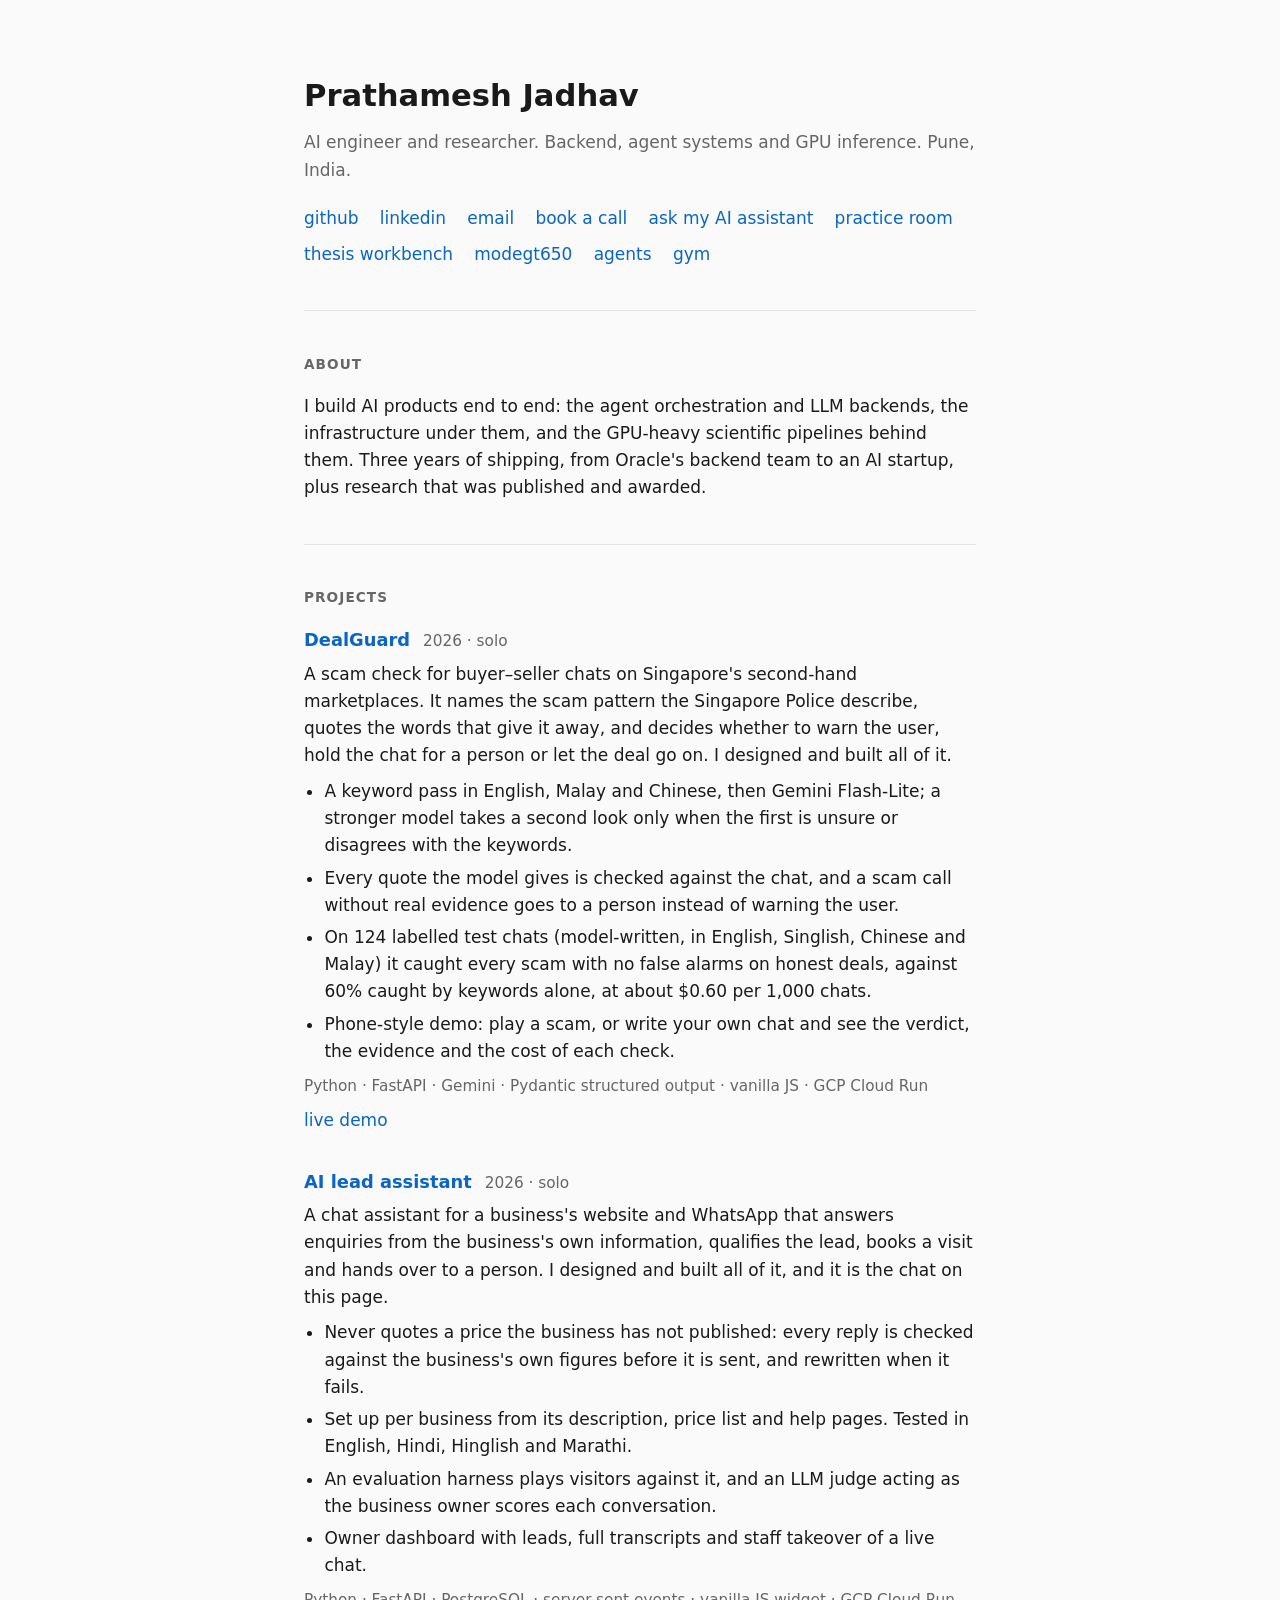
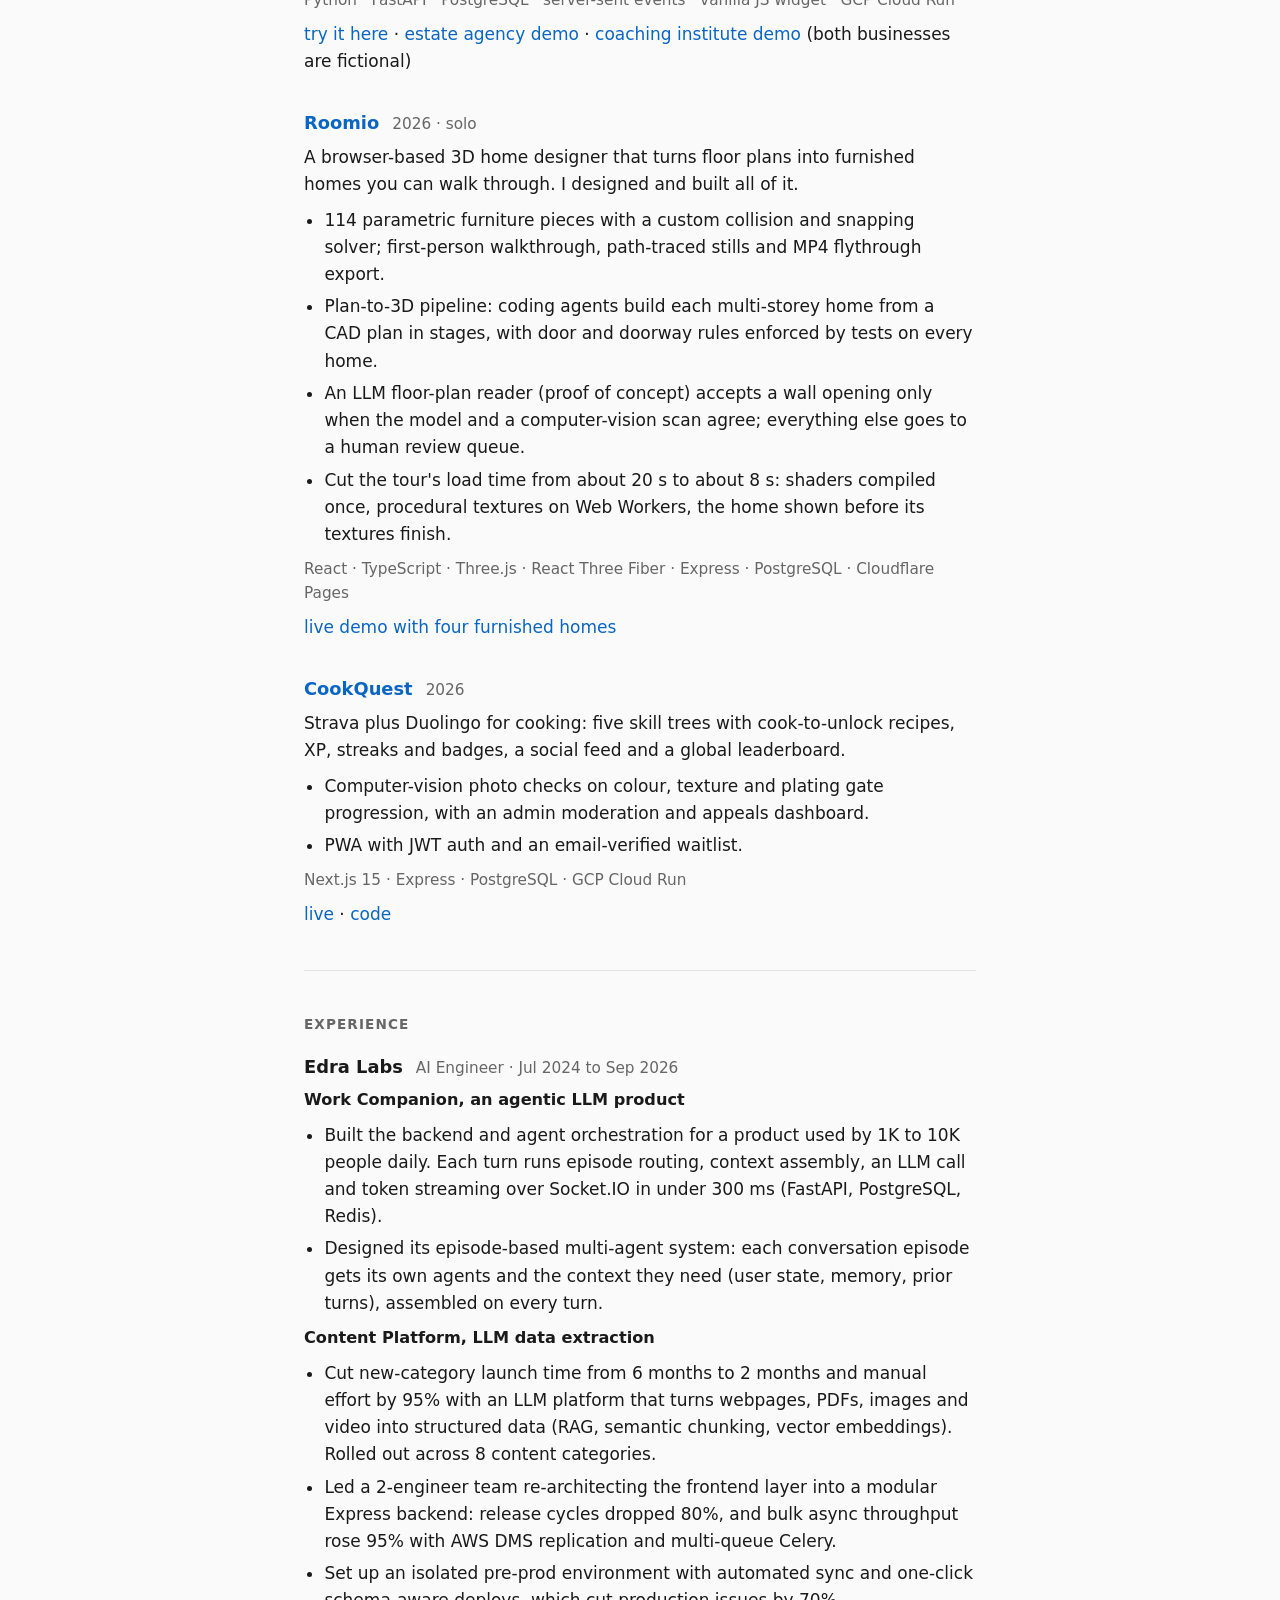
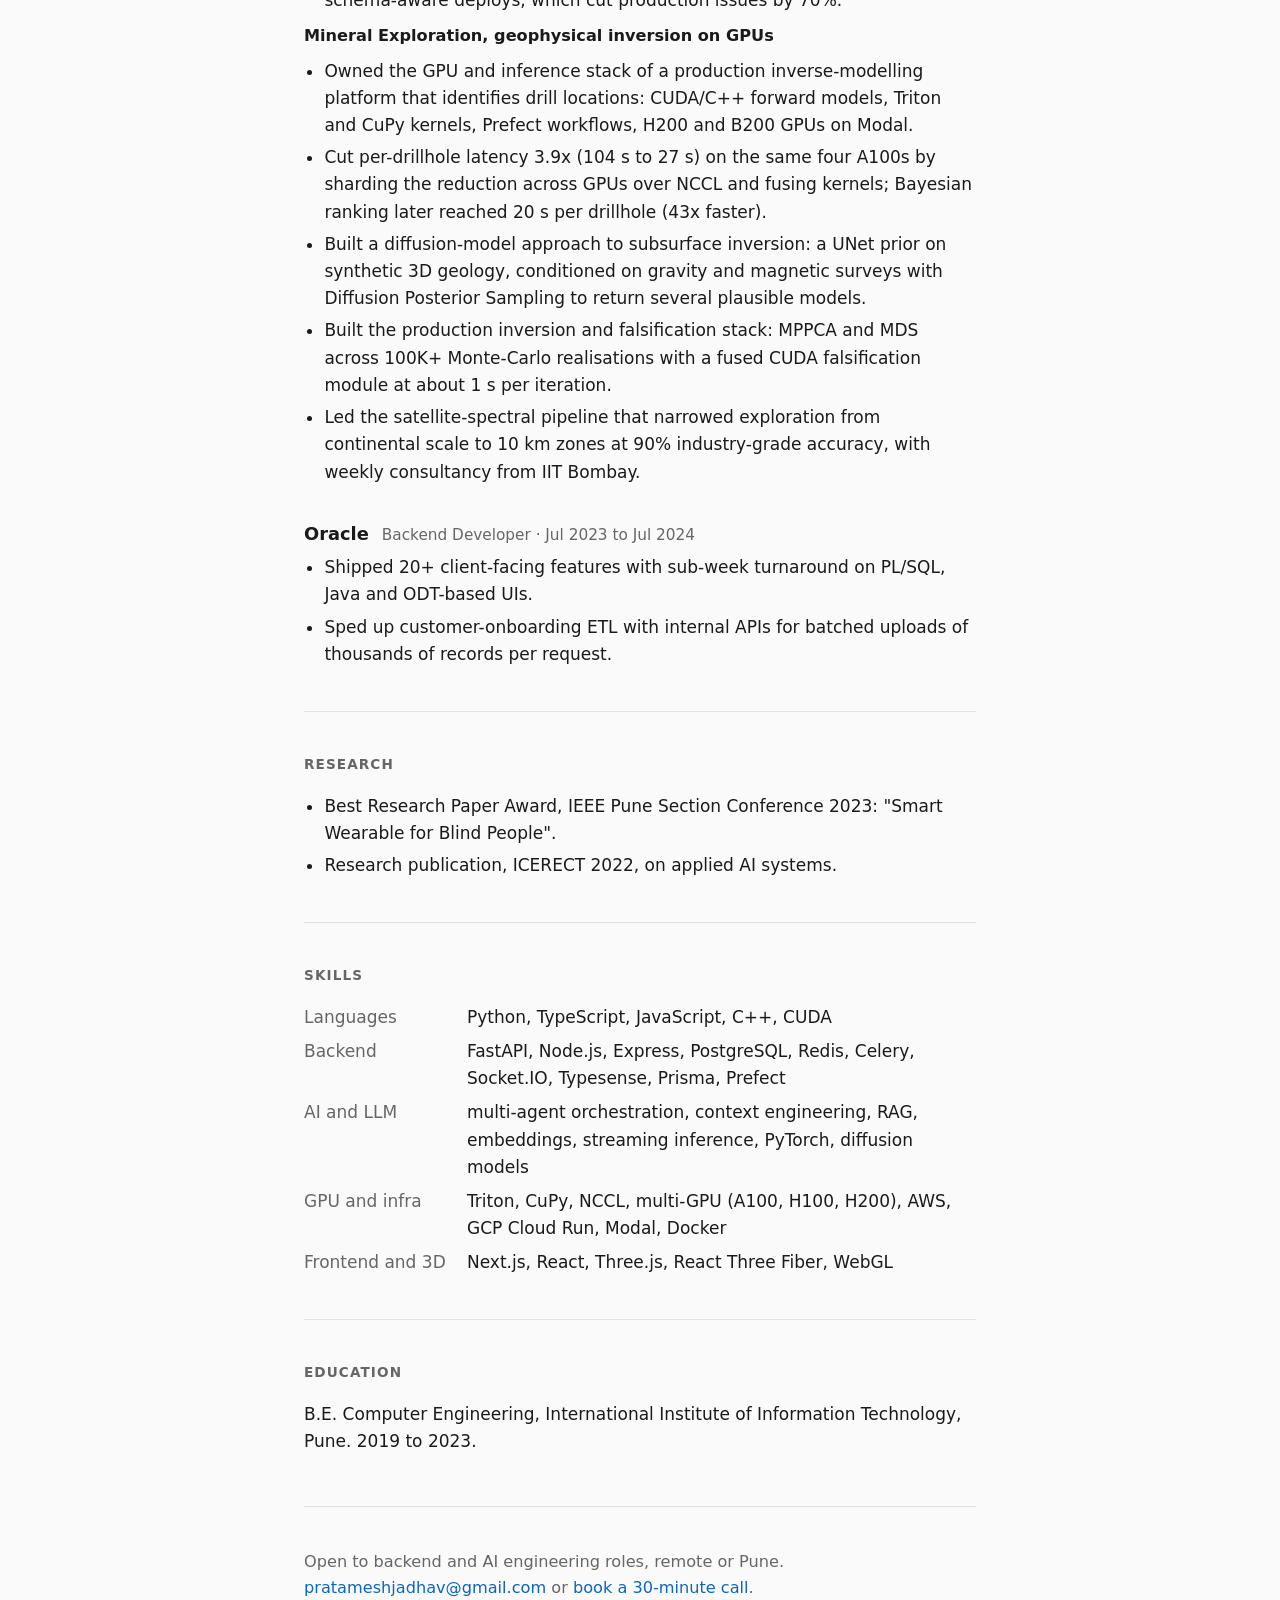
<file: index.html>
<!DOCTYPE html>
<html lang="en">
<head>
    <meta charset="UTF-8">
    <meta name="viewport" content="width=device-width, initial-scale=1.0">
    <title>Prathamesh Jadhav</title>
    <meta name="description" content="Prathamesh Jadhav: AI engineer and researcher. Agent backends, LLM and RAG platforms, GPU and Bayesian inference research. Pune, India.">
    <link rel="stylesheet" href="style.css">
</head>
<body>
    <main>
        <header>
            <h1>Prathamesh Jadhav</h1>
            <p class="tag">AI engineer and researcher. Backend, agent systems and GPU inference. Pune, India.</p>
            <ul class="links">
                <li><a href="https://github.com/lollinng">github</a></li>
                <li><a href="https://www.linkedin.com/in/prathameshvj">linkedin</a></li>
                <li><a href="mailto:pratameshjadhav@gmail.com">email</a></li>
                <li><a href="https://calendar.app.google/CxbQqRFoQtiC9jeZA">book a call</a></li>
                <li><a href="#assistant" data-salesbot-open>ask my AI assistant</a></li>
                <li><a href="/practice/">practice room</a></li>
                <li><a href="/workbench/">thesis workbench</a></li>
                <li><a href="/modegt650/">modegt650</a></li>
                <li><a href="/agents/">agents</a></li>
                <li><a href="/gym/">gym</a></li>
            </ul>
        </header>

        <section>
            <h2>About</h2>
            <p>I build AI products end to end: the agent orchestration and LLM backends, the infrastructure under them, and the GPU-heavy scientific pipelines behind them. Three years of shipping, from Oracle's backend team to an AI startup, plus research that was published and awarded.</p>
        </section>

        <section>
            <h2>Projects</h2>

            <article class="project" id="dealguard">
                <h3><a href="https://dealguard-254570106808.asia-southeast1.run.app">DealGuard</a> <span class="meta">2026 · solo</span></h3>
                <p>A scam check for buyer–seller chats on Singapore's second-hand marketplaces. It names the scam pattern the Singapore Police describe, quotes the words that give it away, and decides whether to warn the user, hold the chat for a person or let the deal go on. I designed and built all of it.</p>
                <ul>
                    <li>A keyword pass in English, Malay and Chinese, then Gemini Flash-Lite; a stronger model takes a second look only when the first is unsure or disagrees with the keywords.</li>
                    <li>Every quote the model gives is checked against the chat, and a scam call without real evidence goes to a person instead of warning the user.</li>
                    <li>On 124 labelled test chats (model-written, in English, Singlish, Chinese and Malay) it caught every scam with no false alarms on honest deals, against 60% caught by keywords alone, at about $0.60 per 1,000 chats.</li>
                    <li>Phone-style demo: play a scam, or write your own chat and see the verdict, the evidence and the cost of each check.</li>
                </ul>
                <p class="stack">Python · FastAPI · Gemini · Pydantic structured output · vanilla JS · GCP Cloud Run</p>
                <p class="project-links"><a href="https://dealguard-254570106808.asia-southeast1.run.app">live demo</a></p>
            </article>

            <article class="project" id="assistant">
                <h3><a href="https://salesbot-254570106808.asia-south1.run.app/demo/">AI lead assistant</a> <span class="meta">2026 · solo</span></h3>
                <p>A chat assistant for a business's website and WhatsApp that answers enquiries from the business's own information, qualifies the lead, books a visit and hands over to a person. I designed and built all of it, and it is the chat on this page.</p>
                <ul>
                    <li>Never quotes a price the business has not published: every reply is checked against the business's own figures before it is sent, and rewritten when it fails.</li>
                    <li>Set up per business from its description, price list and help pages. Tested in English, Hindi, Hinglish and Marathi.</li>
                    <li>An evaluation harness plays visitors against it, and an LLM judge acting as the business owner scores each conversation.</li>
                    <li>Owner dashboard with leads, full transcripts and staff takeover of a live chat.</li>
                </ul>
                <p class="stack">Python · FastAPI · PostgreSQL · server-sent events · vanilla JS widget · GCP Cloud Run</p>
                <p class="project-links"><a href="#assistant" data-salesbot-open>try it here</a> · <a href="https://salesbot-254570106808.asia-south1.run.app/demo/">estate agency demo</a> · <a href="https://salesbot-254570106808.asia-south1.run.app/demo/coaching.html">coaching institute demo</a> (both businesses are fictional)</p>
            </article>

            <article class="project">
                <h3><a href="https://roomio-demo.pages.dev">Roomio</a> <span class="meta">2026 · solo</span></h3>
                <p>A browser-based 3D home designer that turns floor plans into furnished homes you can walk through. I designed and built all of it.</p>
                <ul>
                    <li>114 parametric furniture pieces with a custom collision and snapping solver; first-person walkthrough, path-traced stills and MP4 flythrough export.</li>
                    <li>Plan-to-3D pipeline: coding agents build each multi-storey home from a CAD plan in stages, with door and doorway rules enforced by tests on every home.</li>
                    <li>An LLM floor-plan reader (proof of concept) accepts a wall opening only when the model and a computer-vision scan agree; everything else goes to a human review queue.</li>
                    <li>Cut the tour's load time from about 20 s to about 8 s: shaders compiled once, procedural textures on Web Workers, the home shown before its textures finish.</li>
                </ul>
                <p class="stack">React · TypeScript · Three.js · React Three Fiber · Express · PostgreSQL · Cloudflare Pages</p>
                <p class="project-links"><a href="https://roomio-demo.pages.dev">live demo with four furnished homes</a></p>
            </article>

            <article class="project">
                <h3><a href="https://cook-quest-six.vercel.app">CookQuest</a> <span class="meta">2026</span></h3>
                <p>Strava plus Duolingo for cooking: five skill trees with cook-to-unlock recipes, XP, streaks and badges, a social feed and a global leaderboard.</p>
                <ul>
                    <li>Computer-vision photo checks on colour, texture and plating gate progression, with an admin moderation and appeals dashboard.</li>
                    <li>PWA with JWT auth and an email-verified waitlist.</li>
                </ul>
                <p class="stack">Next.js 15 · Express · PostgreSQL · GCP Cloud Run</p>
                <p class="project-links"><a href="https://cook-quest-six.vercel.app">live</a> · <a href="https://github.com/lollinng/CookQuest">code</a></p>
            </article>
        </section>

        <section>
            <h2>Experience</h2>

            <article class="job">
                <h3>Edra Labs <span class="meta">AI Engineer · Jul 2024 to Sep 2026</span></h3>
                <p class="team">Work Companion, an agentic LLM product</p>
                <ul>
                    <li>Built the backend and agent orchestration for a product used by 1K to 10K people daily. Each turn runs episode routing, context assembly, an LLM call and token streaming over Socket.IO in under 300 ms (FastAPI, PostgreSQL, Redis).</li>
                    <li>Designed its episode-based multi-agent system: each conversation episode gets its own agents and the context they need (user state, memory, prior turns), assembled on every turn.</li>
                </ul>
                <p class="team">Content Platform, LLM data extraction</p>
                <ul>
                    <li>Cut new-category launch time from 6 months to 2 months and manual effort by 95% with an LLM platform that turns webpages, PDFs, images and video into structured data (RAG, semantic chunking, vector embeddings). Rolled out across 8 content categories.</li>
                    <li>Led a 2-engineer team re-architecting the frontend layer into a modular Express backend: release cycles dropped 80%, and bulk async throughput rose 95% with AWS DMS replication and multi-queue Celery.</li>
                    <li>Set up an isolated pre-prod environment with automated sync and one-click schema-aware deploys, which cut production issues by 70%.</li>
                </ul>
                <p class="team">Mineral Exploration, geophysical inversion on GPUs</p>
                <ul>
                    <li>Owned the GPU and inference stack of a production inverse-modelling platform that identifies drill locations: CUDA/C++ forward models, Triton and CuPy kernels, Prefect workflows, H200 and B200 GPUs on Modal.</li>
                    <li>Cut per-drillhole latency 3.9x (104 s to 27 s) on the same four A100s by sharding the reduction across GPUs over NCCL and fusing kernels; Bayesian ranking later reached 20 s per drillhole (43x faster).</li>
                    <li>Built a diffusion-model approach to subsurface inversion: a UNet prior on synthetic 3D geology, conditioned on gravity and magnetic surveys with Diffusion Posterior Sampling to return several plausible models.</li>
                    <li>Built the production inversion and falsification stack: MPPCA and MDS across 100K+ Monte-Carlo realisations with a fused CUDA falsification module at about 1 s per iteration.</li>
                    <li>Led the satellite-spectral pipeline that narrowed exploration from continental scale to 10 km zones at 90% industry-grade accuracy, with weekly consultancy from IIT Bombay.</li>
                </ul>
            </article>

            <article class="job">
                <h3>Oracle <span class="meta">Backend Developer · Jul 2023 to Jul 2024</span></h3>
                <ul>
                    <li>Shipped 20+ client-facing features with sub-week turnaround on PL/SQL, Java and ODT-based UIs.</li>
                    <li>Sped up customer-onboarding ETL with internal APIs for batched uploads of thousands of records per request.</li>
                </ul>
            </article>
        </section>

        <section>
            <h2>Research</h2>
            <ul>
                <li>Best Research Paper Award, IEEE Pune Section Conference 2023: "Smart Wearable for Blind People".</li>
                <li>Research publication, ICERECT 2022, on applied AI systems.</li>
            </ul>
        </section>

        <section>
            <h2>Skills</h2>
            <dl class="skills">
                <dt>Languages</dt><dd>Python, TypeScript, JavaScript, C++, CUDA</dd>
                <dt>Backend</dt><dd>FastAPI, Node.js, Express, PostgreSQL, Redis, Celery, Socket.IO, Typesense, Prisma, Prefect</dd>
                <dt>AI and LLM</dt><dd>multi-agent orchestration, context engineering, RAG, embeddings, streaming inference, PyTorch, diffusion models</dd>
                <dt>GPU and infra</dt><dd>Triton, CuPy, NCCL, multi-GPU (A100, H100, H200), AWS, GCP Cloud Run, Modal, Docker</dd>
                <dt>Frontend and 3D</dt><dd>Next.js, React, Three.js, React Three Fiber, WebGL</dd>
            </dl>
        </section>

        <section>
            <h2>Education</h2>
            <p>B.E. Computer Engineering, International Institute of Information Technology, Pune. 2019 to 2023.</p>
        </section>

        <footer>
            <p>Open to backend and AI engineering roles, remote or Pune. <a href="mailto:pratameshjadhav@gmail.com">pratameshjadhav@gmail.com</a> or <a href="https://calendar.app.google/CxbQqRFoQtiC9jeZA">book a 30-minute call</a>.</p>
        </footer>
    </main>
    <script src="https://salesbot-254570106808.asia-south1.run.app/widget/widget.js" data-tenant="prathamesh" data-api="https://salesbot-254570106808.asia-south1.run.app" defer></script>
</body>
</html>
</file>
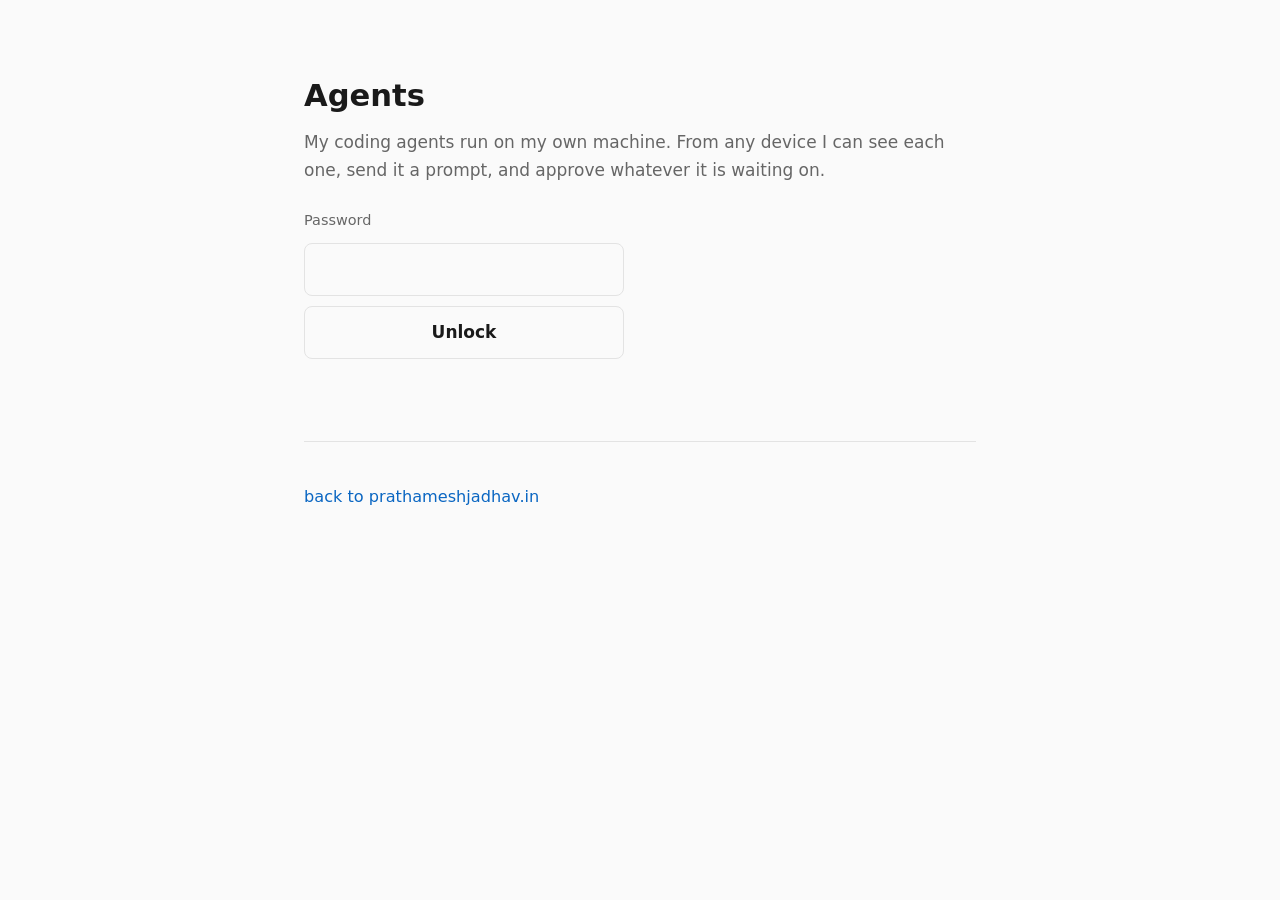
<file: agents/index.html>
<!DOCTYPE html>
<html lang="en">
<head>
    <meta charset="UTF-8">
    <meta name="viewport" content="width=device-width, initial-scale=1.0">
    <meta name="robots" content="noindex, nofollow">
    <title>Agents · Prathamesh Jadhav</title>
    <link rel="stylesheet" href="/style.css">
    <style>
        .open {
            display: block;
            margin: 1.5rem 0 1rem;
            padding: 1rem 1.25rem;
            border: 1px solid var(--rule);
            border-radius: 10px;
            text-align: center;
            font-size: 1.1rem;
            font-weight: 600;
            text-decoration: none;
        }
        .open:hover, .open:focus-visible { border-color: var(--link); }
        ol { padding-left: 1.25rem; }
        li { margin: 0.35rem 0; }
        .gate { margin: 1.5rem 0; display: grid; gap: 0.6rem; max-width: 320px; }
        [hidden] { display: none !important; }
        .gate label { font-size: 0.85rem; color: var(--muted); }
        .gate input, .gate button {
            font: inherit; padding: 0.7rem 0.9rem; border-radius: 8px;
            border: 1px solid var(--rule); background: var(--bg); color: var(--fg);
        }
        .gate button { font-weight: 600; cursor: pointer; }
        .gate input:focus-visible, .gate button:focus-visible { outline: 2px solid var(--link); outline-offset: 1px; }
    </style>
</head>
<body>
    <main>
        <header>
            <h1>Agents</h1>
            <p class="tag">My coding agents run on my own machine. From any device I can see each one, send it a prompt, and approve whatever it is waiting on.</p>
        </header>

        <form id="gate" class="gate" autocomplete="off">
            <label for="pw">Password</label>
            <input id="pw" type="password" autocapitalize="characters" autocomplete="current-password" required>
            <button type="submit">Unlock</button>
            <p id="gate-msg" class="tag" role="status"></p>
        </form>

        <div id="content" hidden>
            <a class="open" href="https://claude.ai/code">Open my agents</a>

            <section>
                <h2>How it works</h2>
                <ol>
                    <li>Every agent session on my computer connects to Claude Code Remote Control under its own name.</li>
                    <li>The link above opens the list of sessions (on a phone, the Claude app under Code works too). It needs my sign-in.</li>
                    <li>Pick an agent to read what it is doing, type the next instruction, or answer a permission prompt or question. The agent on my computer picks it up straight away.</li>
                    <li>To start a fresh agent, start a new session there and pick one of my laptop's folders: <b>job-harness</b>, <b>roomio</b> or <b>personal</b> (any other project). It runs on my laptop and I chat with it right there.</li>
                </ol>
            </section>
        </div>

        <footer>
            <p><a href="/">back to prathameshjadhav.in</a></p>
        </footer>
    </main>
    <script>
        // Only a SHA-256 of the password is in this file. A device that unlocked once stays unlocked.
        (function () {
            var HASH = "922bfde315fcfe9135f8db592de18f6b2994021b0a338ea72cbd0c0ea2c03166";
            var KEY = "agents-unlocked";
            var gate = document.getElementById("gate");
            var content = document.getElementById("content");
            var msg = document.getElementById("gate-msg");
            function unlock() { gate.hidden = true; content.hidden = false; }
            try { if (localStorage.getItem(KEY) === HASH) unlock(); } catch (e) {}
            if (!window.crypto || !crypto.subtle) {
                if (location.protocol === "http:") location.protocol = "https:";
                msg.textContent = "This page needs a secure (https) connection.";
                return;
            }
            async function sha256(text) {
                var bytes = await crypto.subtle.digest("SHA-256", new TextEncoder().encode(text));
                return Array.from(new Uint8Array(bytes)).map(function (b) { return b.toString(16).padStart(2, "0"); }).join("");
            }
            gate.addEventListener("submit", async function (event) {
                event.preventDefault();
                var input = document.getElementById("pw");
                if (await sha256(input.value.trim().toUpperCase()) === HASH) {
                    try { localStorage.setItem(KEY, HASH); } catch (e) {}
                    unlock();
                } else {
                    msg.textContent = "Wrong password.";
                    input.select();
                }
            });
        })();
    </script>
</body>
</html>
</file>
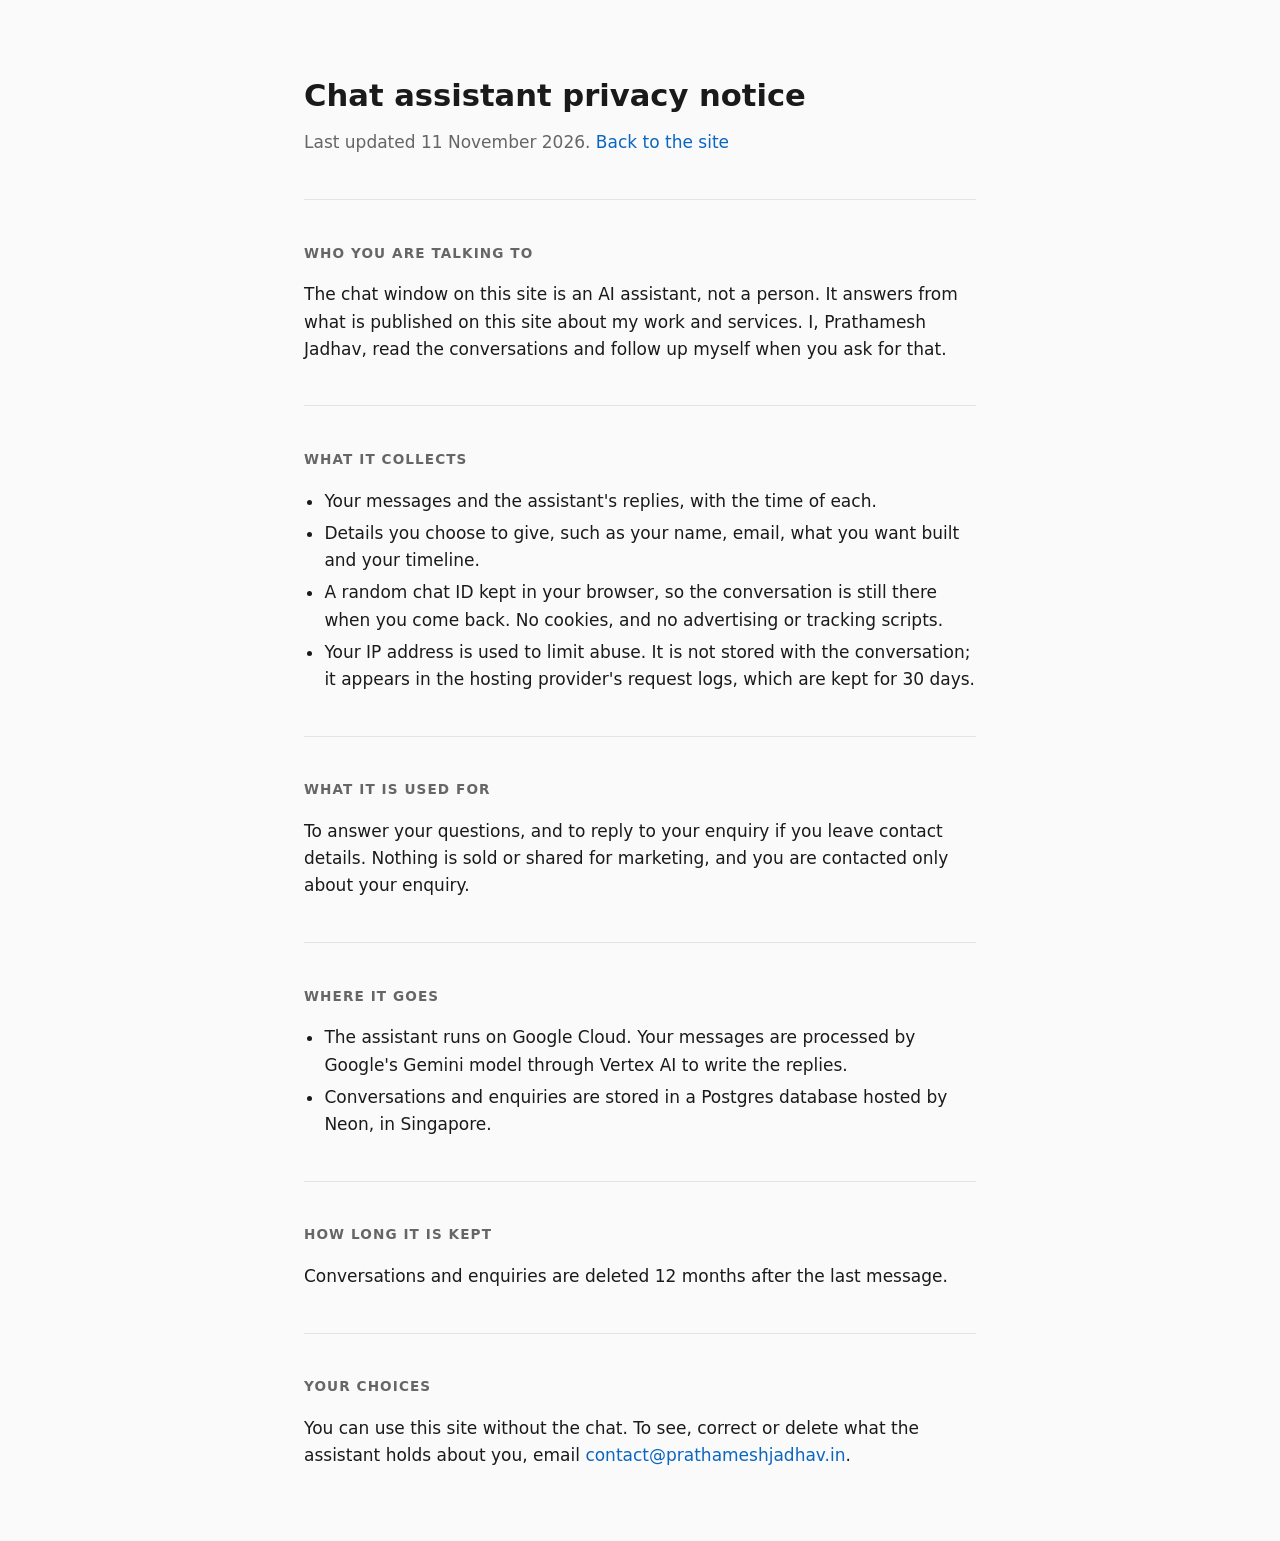
<file: assistant-privacy/index.html>
<!DOCTYPE html>
<html lang="en">
<head>
    <meta charset="UTF-8">
    <meta name="viewport" content="width=device-width, initial-scale=1.0">
    <title>Chat assistant privacy notice · Prathamesh Jadhav</title>
    <meta name="robots" content="noindex">
    <link rel="stylesheet" href="/style.css">
</head>
<body>
    <main>
        <header>
            <h1>Chat assistant privacy notice</h1>
            <p class="tag">Last updated 11 November 2026. <a href="/">Back to the site</a></p>
        </header>

        <section>
            <h2>Who you are talking to</h2>
            <p>The chat window on this site is an AI assistant, not a person. It answers from what is published on this site about my work and services. I, Prathamesh Jadhav, read the conversations and follow up myself when you ask for that.</p>
        </section>

        <section>
            <h2>What it collects</h2>
            <ul>
                <li>Your messages and the assistant's replies, with the time of each.</li>
                <li>Details you choose to give, such as your name, email, what you want built and your timeline.</li>
                <li>A random chat ID kept in your browser, so the conversation is still there when you come back. No cookies, and no advertising or tracking scripts.</li>
                <li>Your IP address is used to limit abuse. It is not stored with the conversation; it appears in the hosting provider's request logs, which are kept for 30 days.</li>
            </ul>
        </section>

        <section>
            <h2>What it is used for</h2>
            <p>To answer your questions, and to reply to your enquiry if you leave contact details. Nothing is sold or shared for marketing, and you are contacted only about your enquiry.</p>
        </section>

        <section>
            <h2>Where it goes</h2>
            <ul>
                <li>The assistant runs on Google Cloud. Your messages are processed by Google's Gemini model through Vertex AI to write the replies.</li>
                <li>Conversations and enquiries are stored in a Postgres database hosted by Neon, in Singapore.</li>
            </ul>
        </section>

        <section>
            <h2>How long it is kept</h2>
            <p>Conversations and enquiries are deleted 12 months after the last message.</p>
        </section>

        <section>
            <h2>Your choices</h2>
            <p>You can use this site without the chat. To see, correct or delete what the assistant holds about you, email <a href="mailto:contact@prathameshjadhav.in">contact@prathameshjadhav.in</a>.</p>
        </section>
    </main>
</body>
</html>
</file>
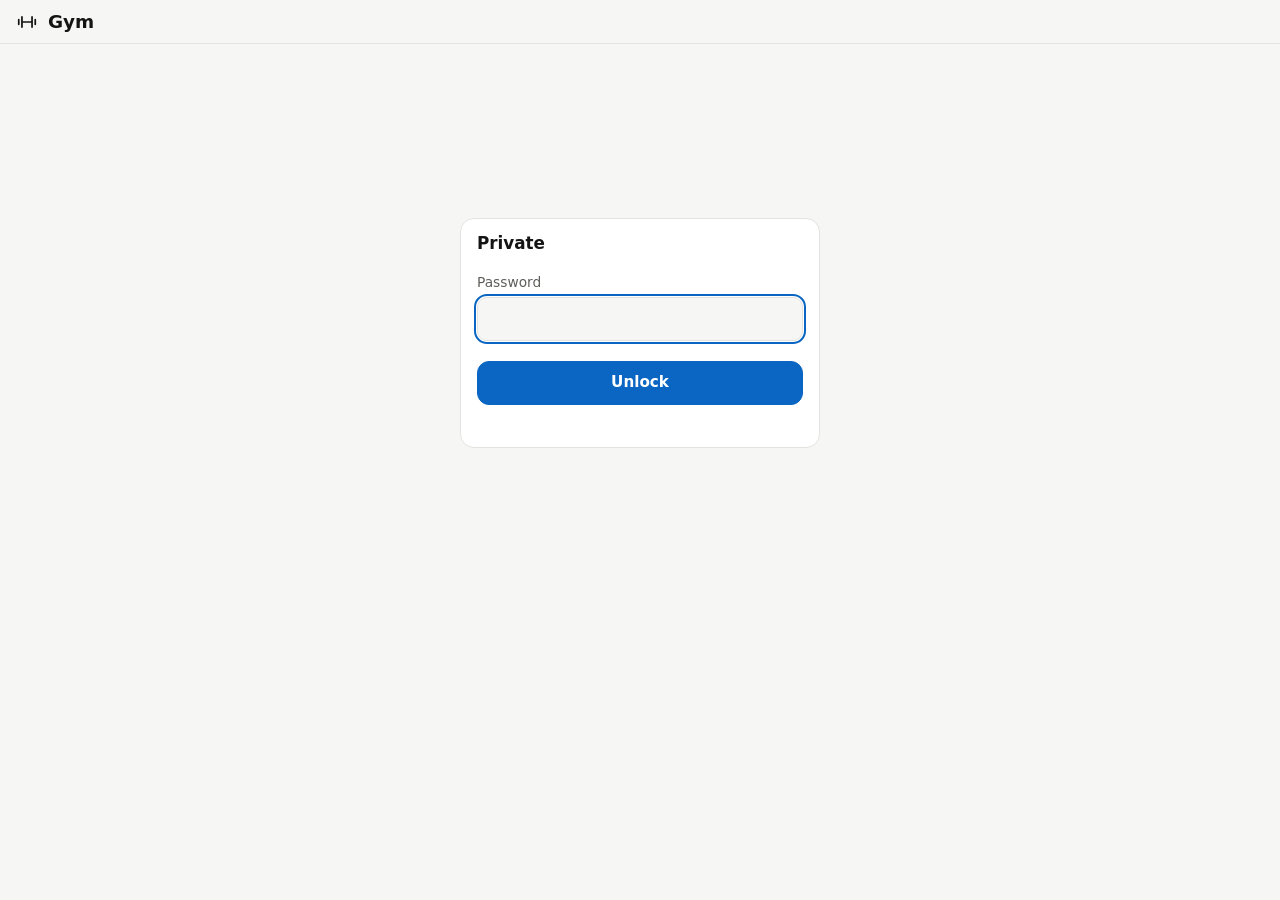
<file: gym/index.html>
<!DOCTYPE html>
<html lang="en">
<head>
<meta charset="UTF-8">
<meta name="viewport" content="width=device-width, initial-scale=1, viewport-fit=cover">
<meta name="robots" content="noindex, nofollow">
<title>Gym</title>
<meta name="description" content="Training plan, rest timer, meal prep and sleep log. Offline, data stays on the device.">
<meta name="theme-color" content="#f6f6f4" media="(prefers-color-scheme: light)">
<meta name="theme-color" content="#111111" media="(prefers-color-scheme: dark)">
<meta name="apple-mobile-web-app-capable" content="yes">
<meta name="mobile-web-app-capable" content="yes">
<meta name="apple-mobile-web-app-title" content="Gym">
<meta name="apple-mobile-web-app-status-bar-style" content="default">
<link rel="manifest" href="manifest.webmanifest">
<link rel="icon" href="icons/icon.svg" type="image/svg+xml">
<link rel="apple-touch-icon" href="icons/apple-touch-icon.png">
<link rel="stylesheet" href="styles.css">
</head>
<body>
<header class="top">
  <a class="brand" href="#today" aria-label="Today"><svg viewBox="0 0 24 24" class="ic" aria-hidden="true"><path d="M6.5 6.5v11M17.5 6.5v11M3 9.5v5M21 9.5v5M6.5 12h11"/></svg></a>
  <h1 id="title">Gym</h1>
  <nav class="toplinks" aria-label="More">
    <a href="#plan" aria-label="The plan"><svg viewBox="0 0 24 24" class="ic" aria-hidden="true"><path d="M8 4h8M9 2h6v4H9zM6 4H5a1 1 0 0 0-1 1v15a1 1 0 0 0 1 1h14a1 1 0 0 0 1-1V5a1 1 0 0 0-1-1h-1M8 11h8M8 15h5"/></svg></a>
    <a href="#settings" aria-label="Settings"><svg viewBox="0 0 24 24" class="ic" aria-hidden="true"><circle cx="12" cy="12" r="3"/><path d="M12 2v3M12 19v3M4.9 4.9l2.1 2.1M17 17l2.1 2.1M2 12h3M19 12h3M4.9 19.1 7 17M17 7l2.1-2.1"/></svg></a>
  </nav>
</header>

<main id="view" class="view"></main>

<div id="timer" class="timer" hidden role="timer" aria-live="off">
  <div class="timer-fill" id="timer-fill"></div>
  <div class="timer-in">
    <button class="tbtn" data-act="restAdj" data-d="-15" aria-label="15 seconds less">−15</button>
    <div class="timer-mid"><div id="timer-time" class="timer-time">0:00</div><div id="timer-label" class="timer-label"></div></div>
    <button class="tbtn" data-act="restAdj" data-d="15" aria-label="15 seconds more">+15</button>
    <button class="tbtn skip" data-act="skipRest" aria-label="Skip rest">Skip</button>
  </div>
</div>

<nav id="nav" class="nav" aria-label="Sections">
  <a href="#today" data-v="today"><svg viewBox="0 0 24 24" class="ic" aria-hidden="true"><path d="M3 10.5 12 4l9 6.5V20a1 1 0 0 1-1 1h-5v-6H9v6H4a1 1 0 0 1-1-1z"/></svg><span>Today</span></a>
  <a href="#train" data-v="train"><svg viewBox="0 0 24 24" class="ic" aria-hidden="true"><path d="M6.5 6.5v11M17.5 6.5v11M3 9.5v5M21 9.5v5M6.5 12h11"/></svg><span>Train</span></a>
  <a href="#food" data-v="food"><svg viewBox="0 0 24 24" class="ic" aria-hidden="true"><path d="M3 11h18a9 9 0 0 1-18 0zM8 7c0-1.5 1-2 1-3.5M12 7c0-1.5 1-2 1-3.5M16 7c0-1.5 1-2 1-3.5"/></svg><span>Food</span></a>
  <a href="#sleep" data-v="sleep"><svg viewBox="0 0 24 24" class="ic" aria-hidden="true"><path d="M20 14.5A8 8 0 0 1 9.5 4a8 8 0 1 0 10.5 10.5z"/></svg><span>Sleep</span></a>
  <a href="#stats" data-v="stats"><svg viewBox="0 0 24 24" class="ic" aria-hidden="true"><path d="M4 20V10M10 20V4M16 20v-7M22 20H2"/></svg><span>Progress</span></a>
</nav>

<dialog id="dlg" aria-label="Details"></dialog>
<div id="toast" class="toast" role="status" aria-live="polite" hidden></div>
<input type="file" id="importFile" accept="application/json,.json" hidden>
<noscript><p style="padding:24px">This app needs JavaScript.</p></noscript>
<script type="module" src="app.js"></script>
</body>
</html>
</file>
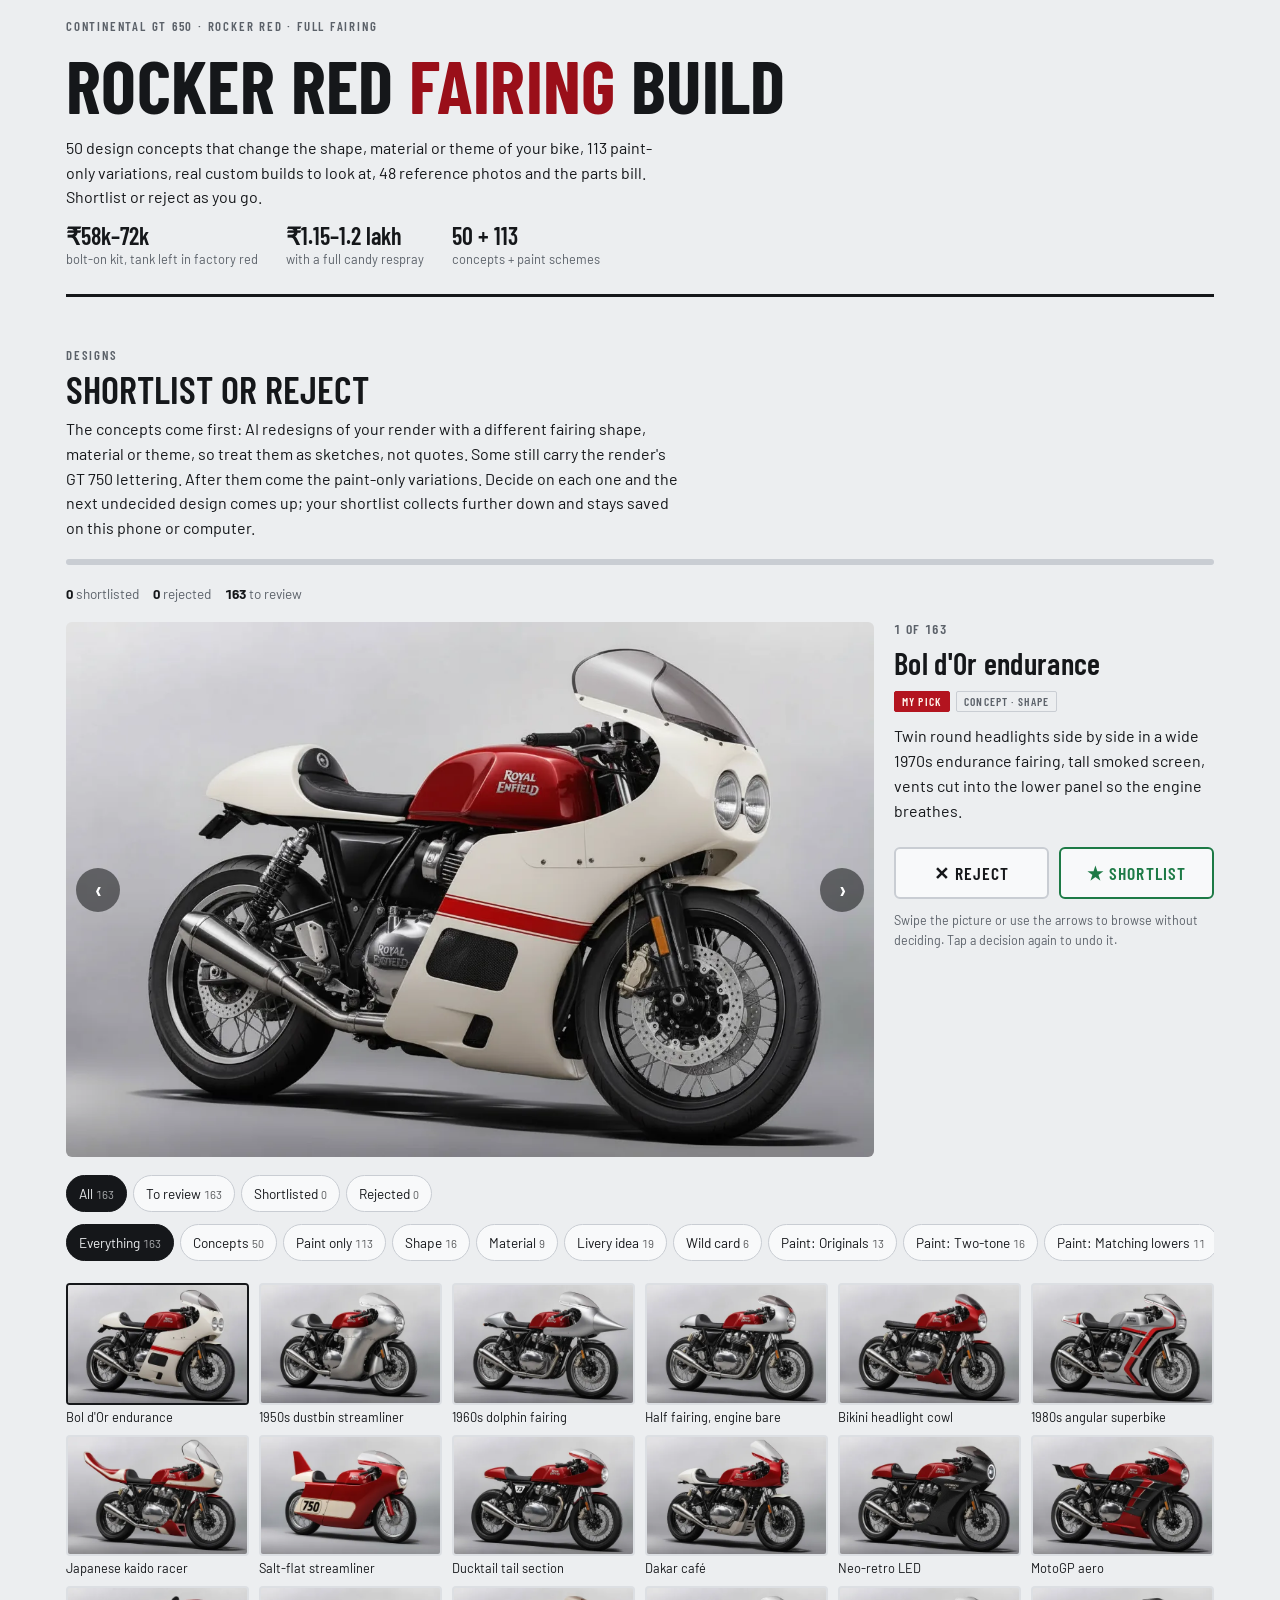
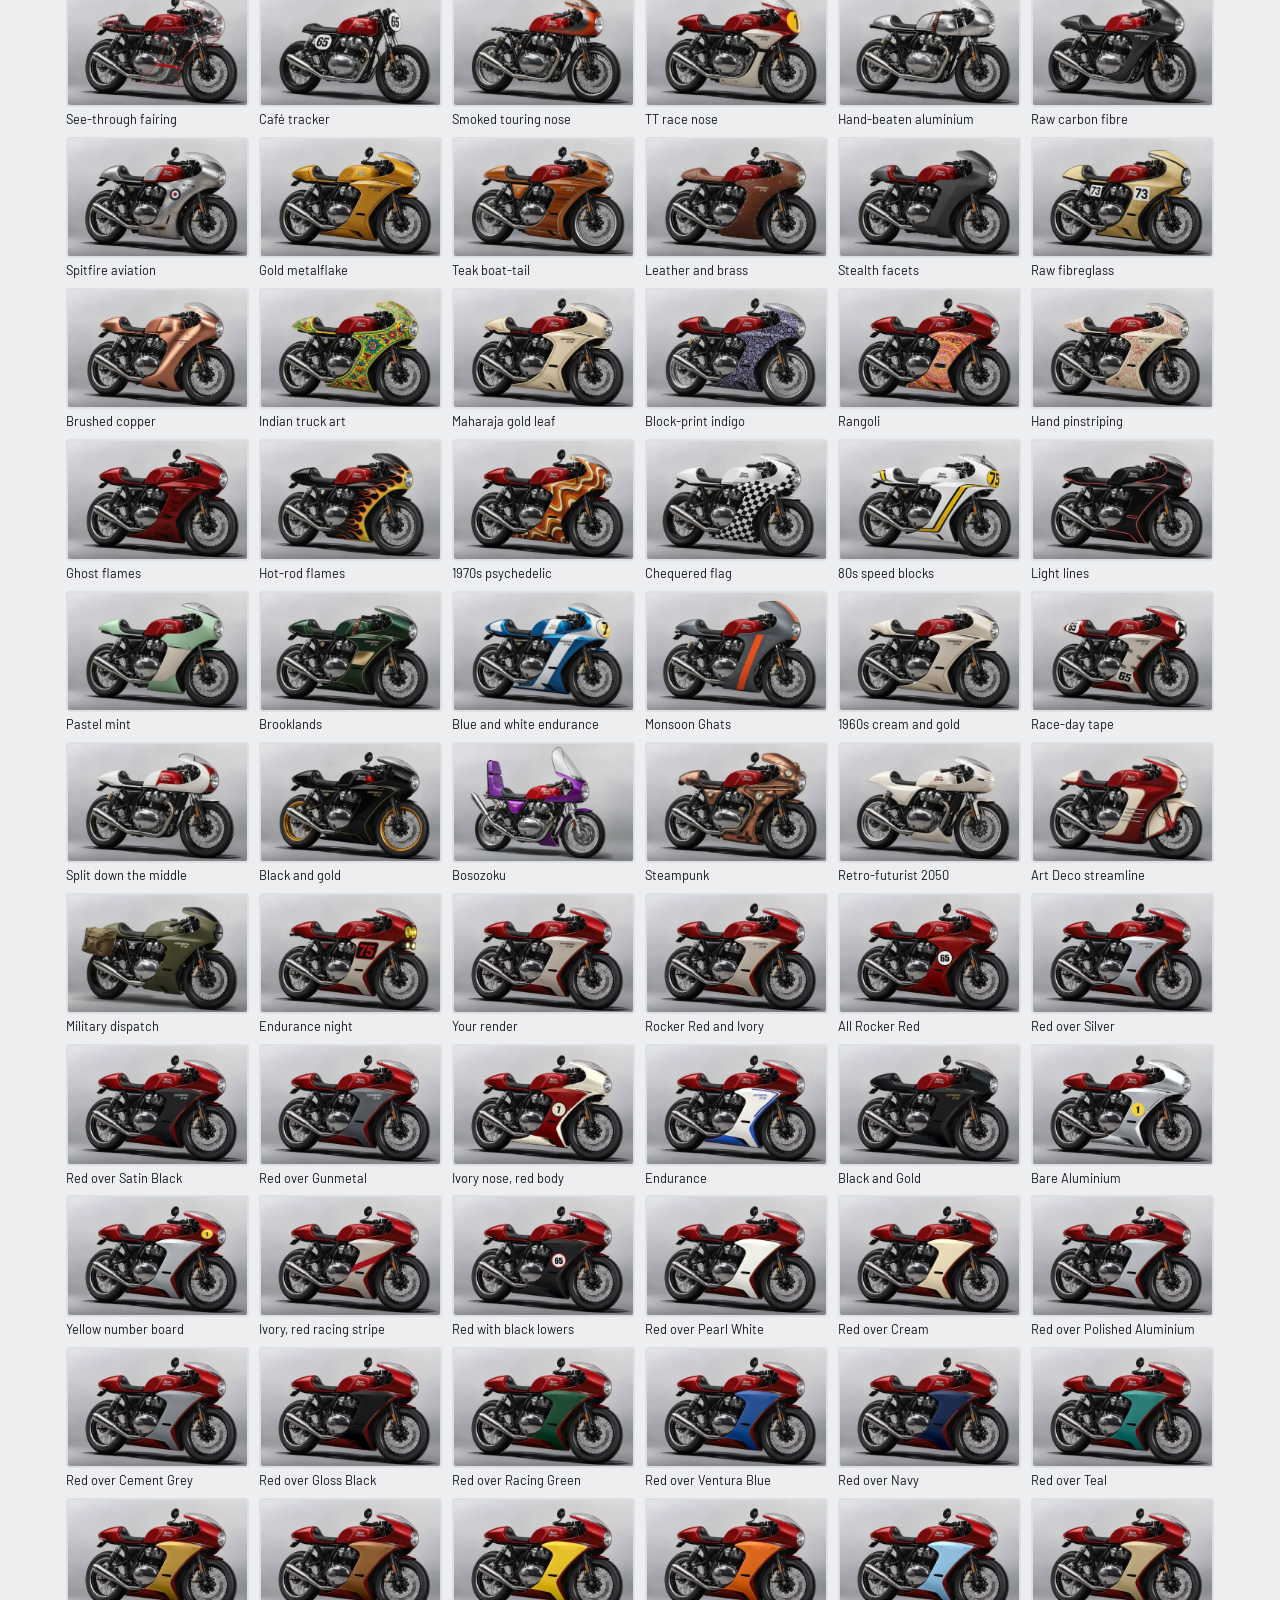
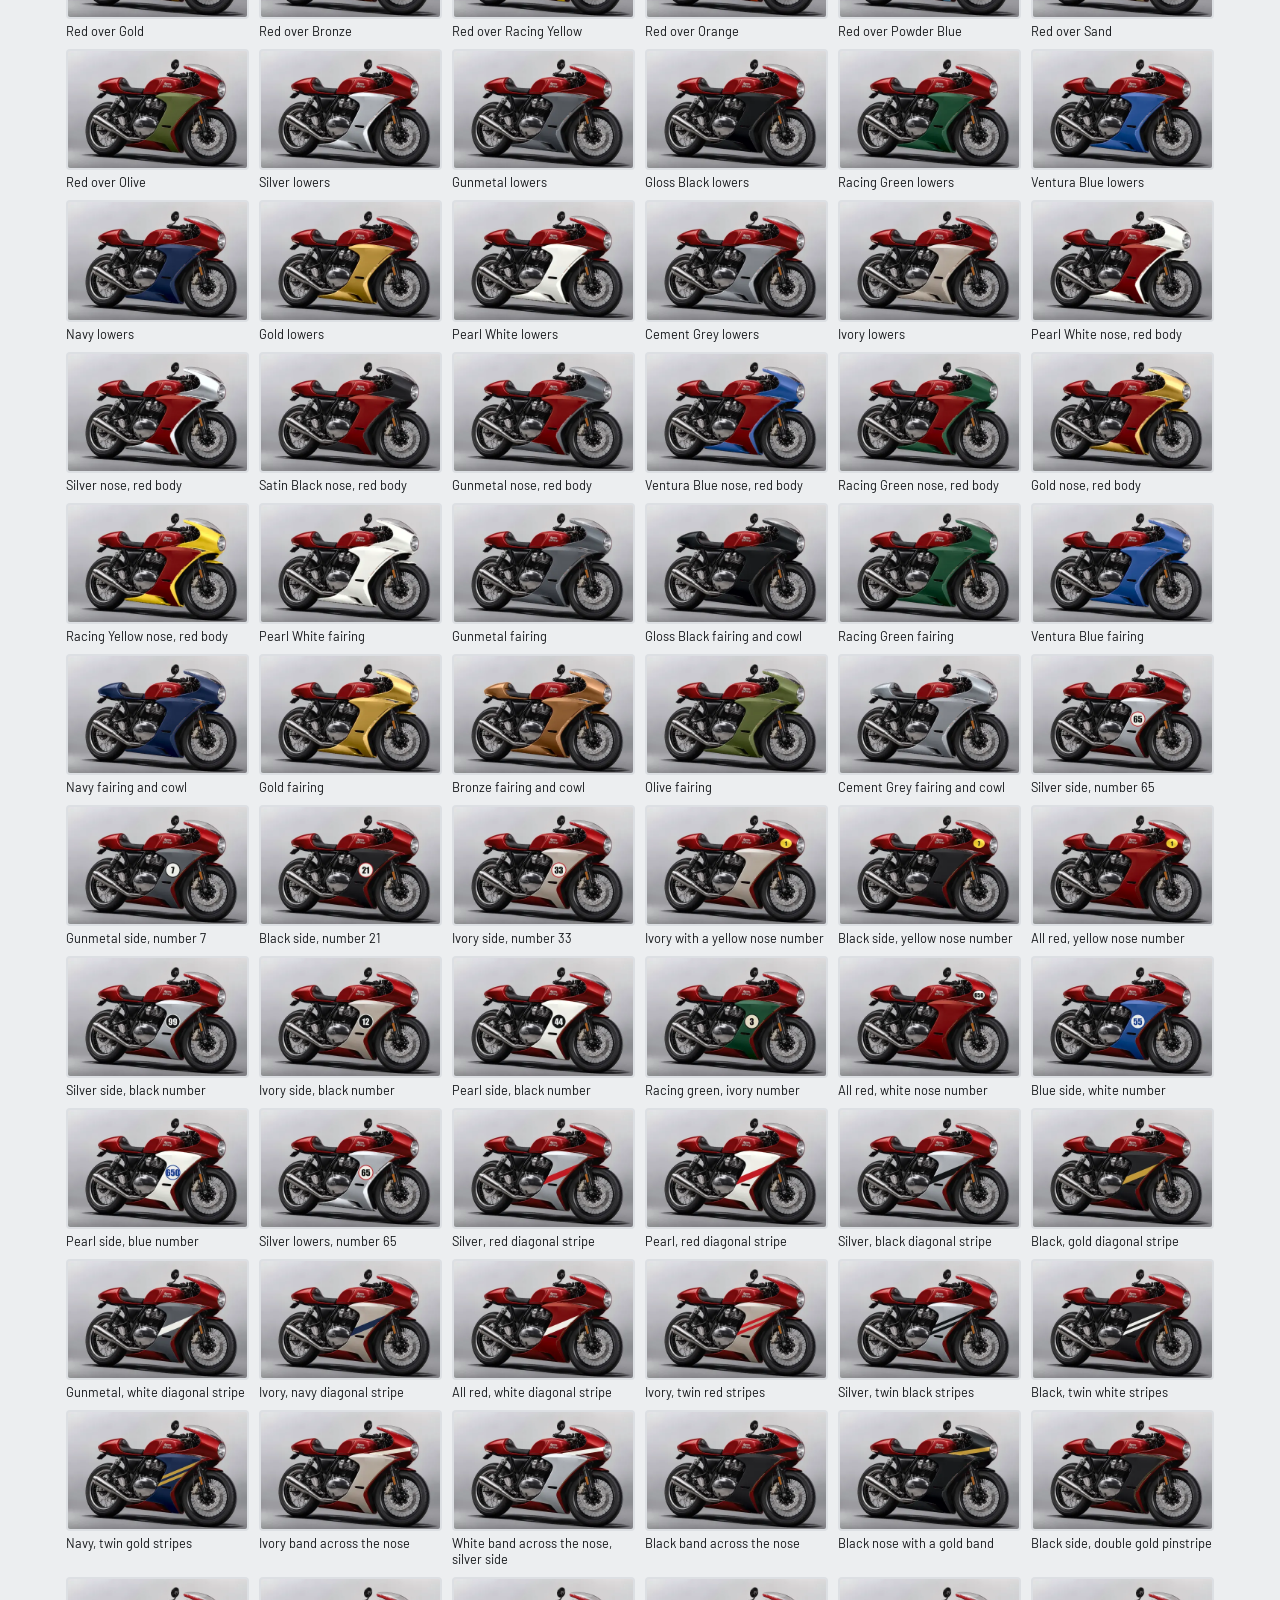
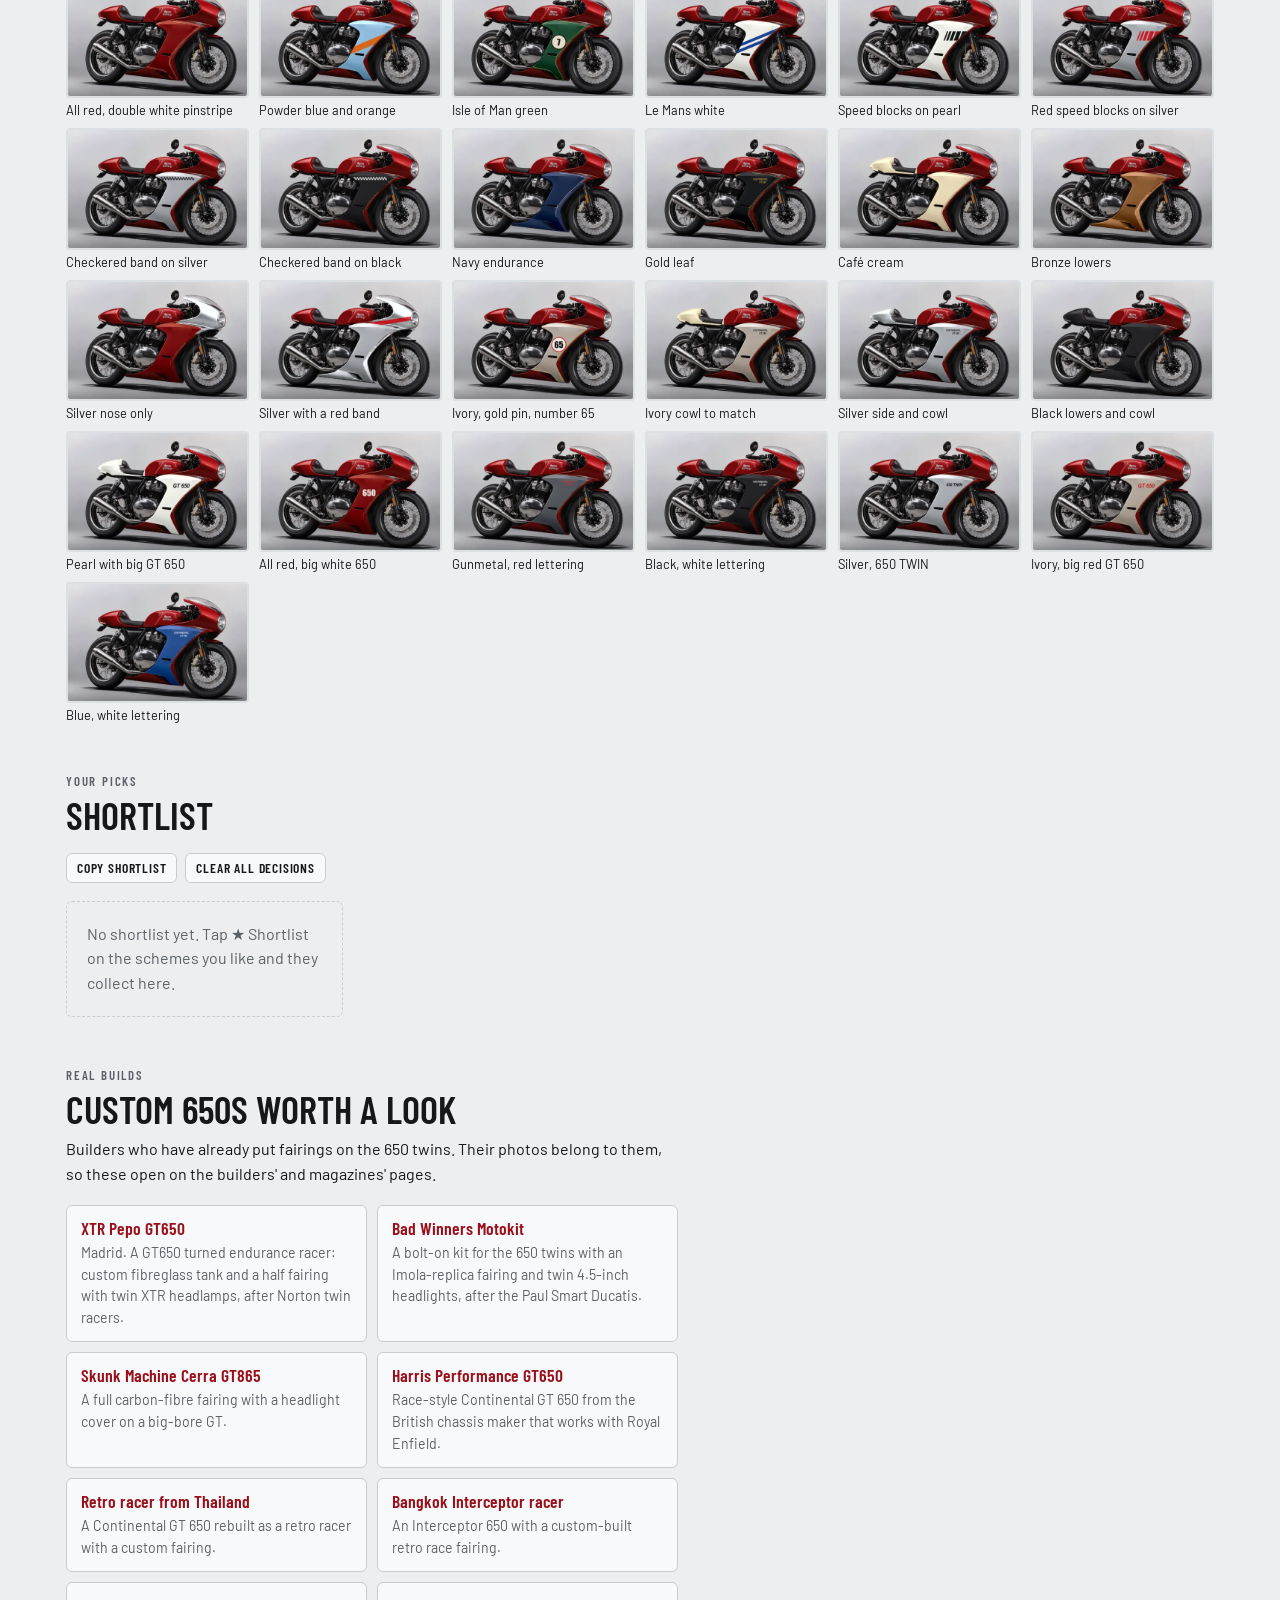
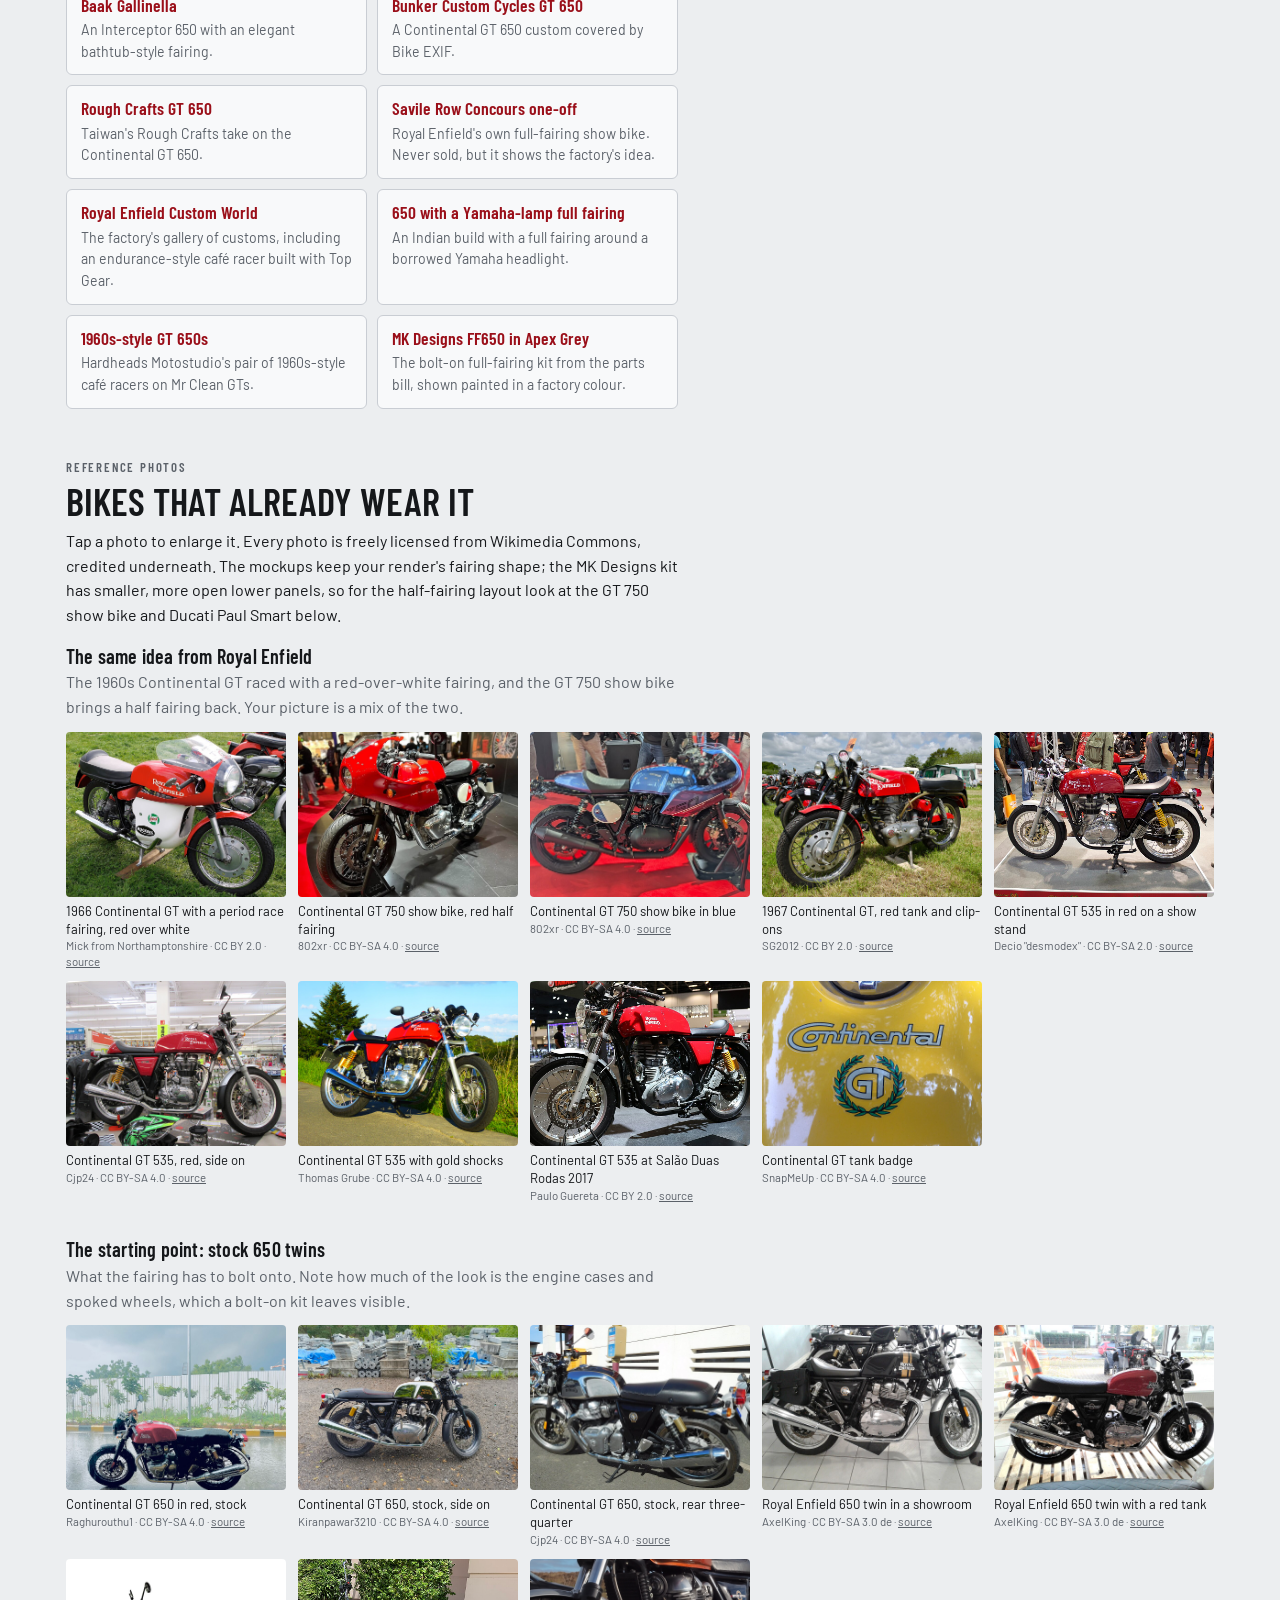
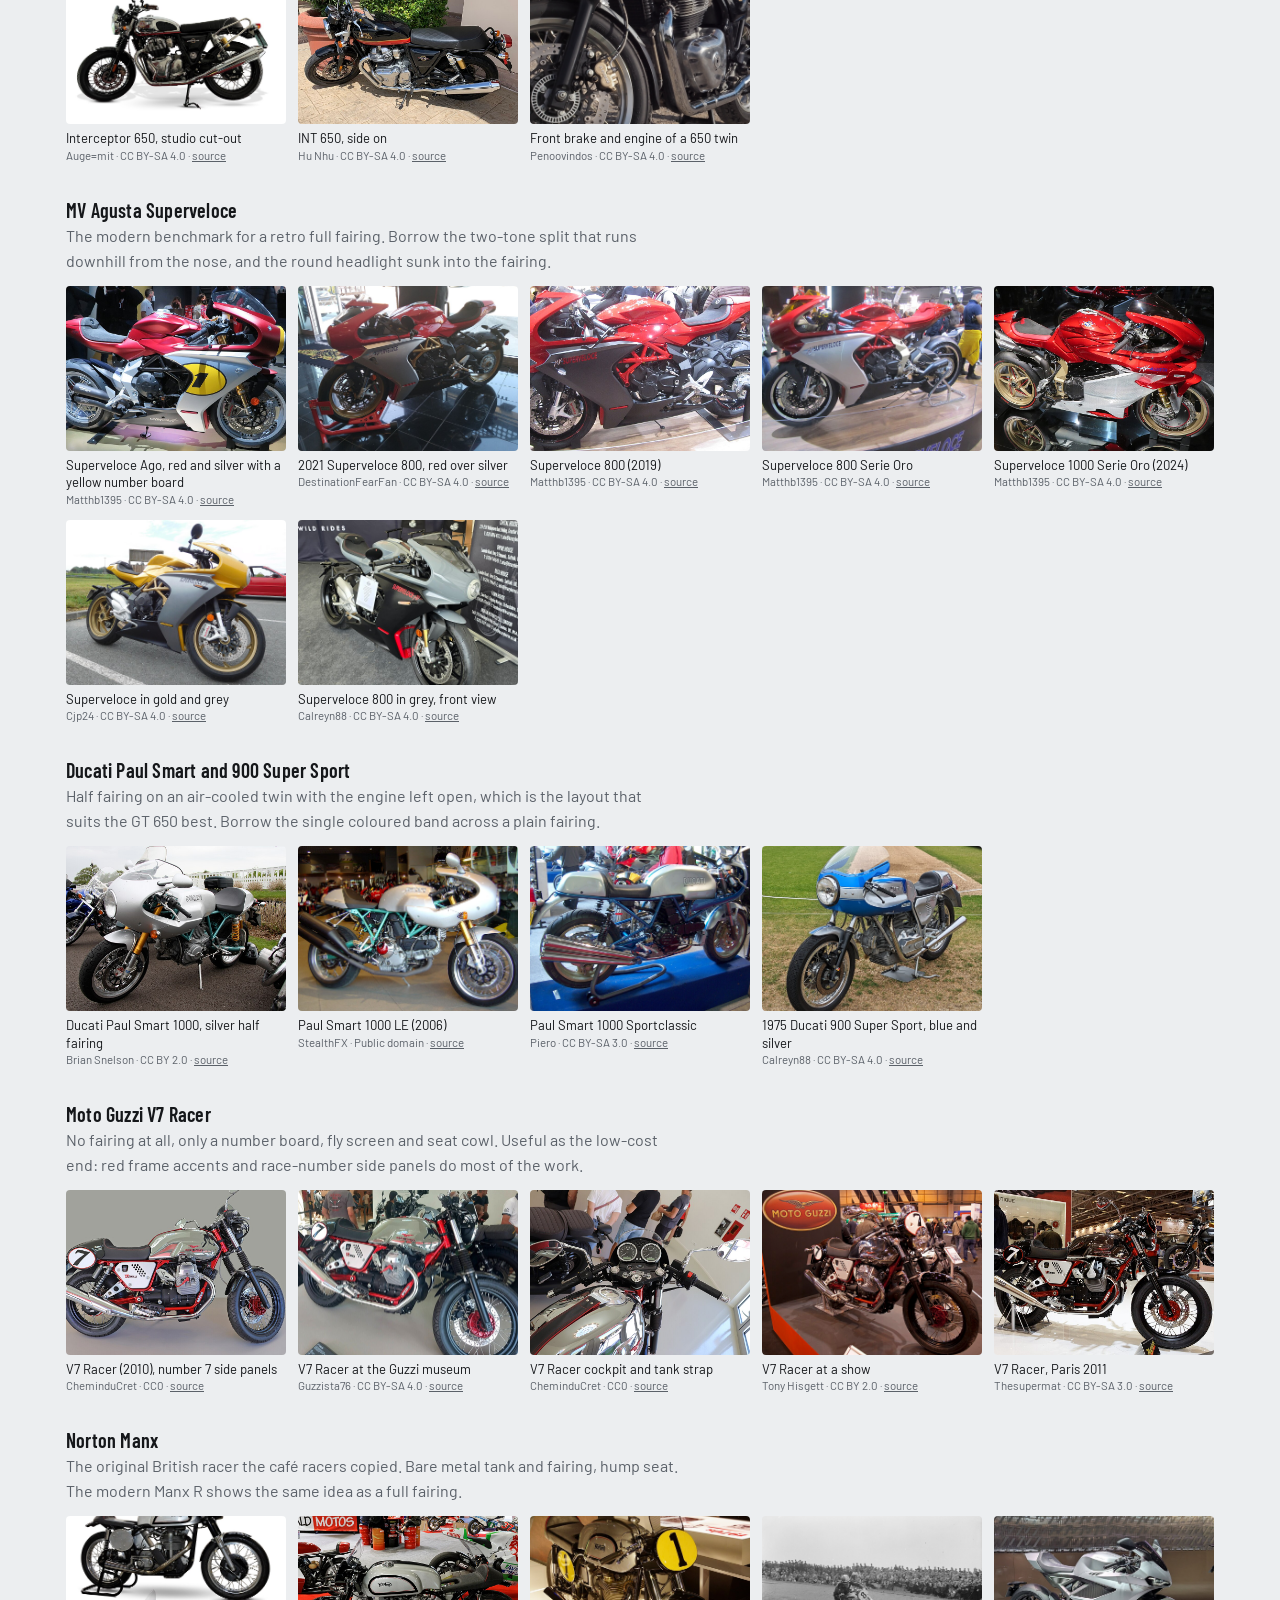
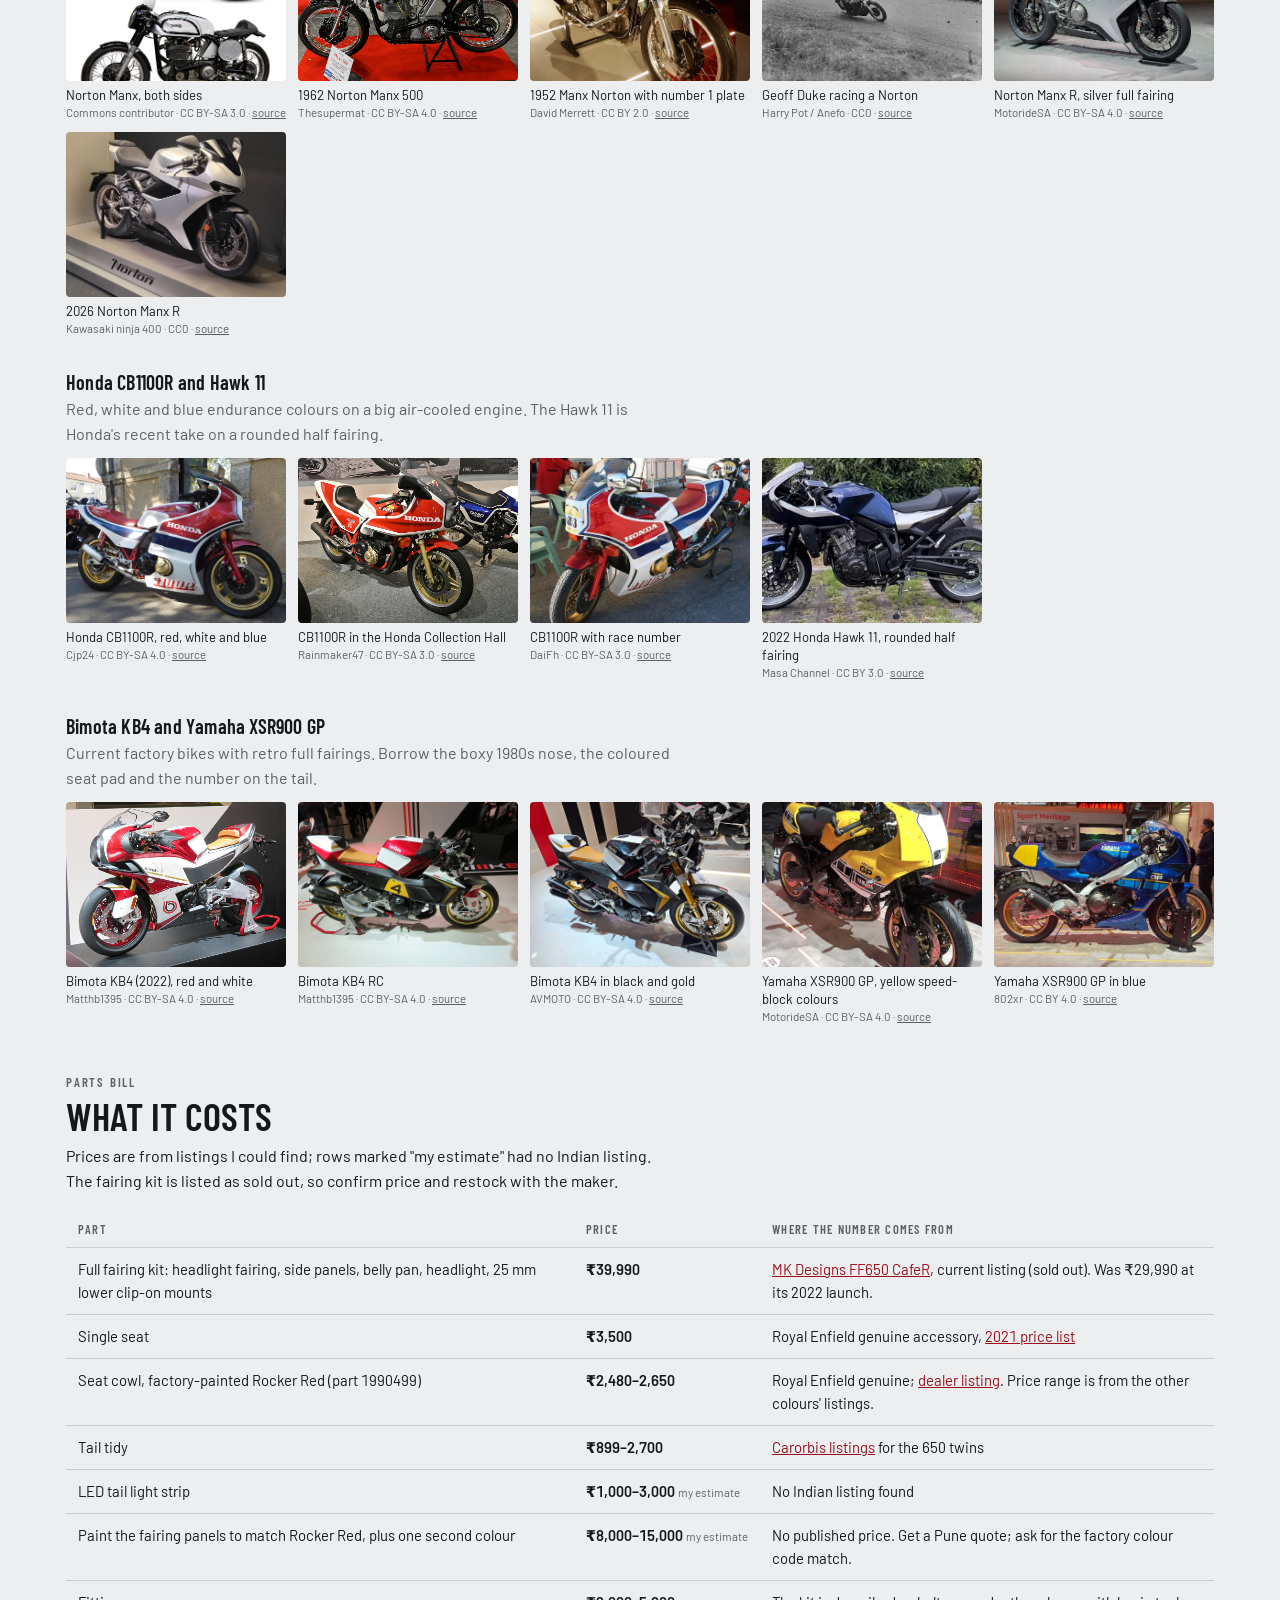
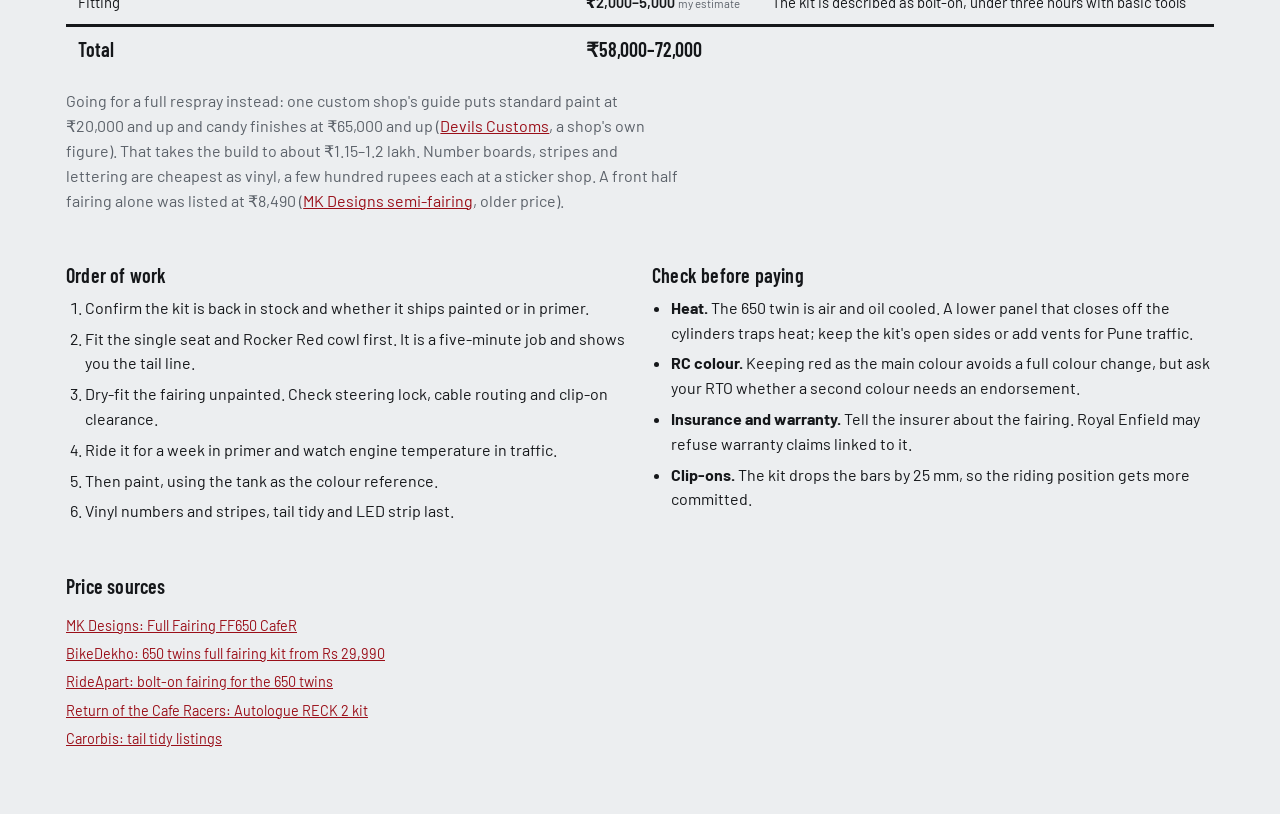
<file: modegt650/index.html>
<!doctype html>
<html lang="en">
<head>
<meta charset="utf-8">
<meta name="viewport" content="width=device-width, initial-scale=1, viewport-fit=cover">
<meta name="robots" content="noindex, nofollow">
<meta name="description" content="Full-fairing build plan for a Rocker Red Royal Enfield Continental GT 650: livery mockups to shortlist, reference photos and parts prices.">
<title>Rocker Red Fairing Build</title>
<link rel="stylesheet" href="https://fonts.googleapis.com/css2?family=Barlow+Condensed:wght@500;600;700&family=Barlow:wght@400;500;600&display=swap">
<style>
/* Layout: a workshop build sheet. Title block, a review deck for the liveries (decide, then see the
   shortlist further down), photo boards grouped by bike, then the parts bill. */
:root{
  --ground:#eceef0; --panel:#f8f9fa; --stage:#dcdfe3; --ink:#15171a; --muted:#5b6169; --line:#c9cdd3;
  --red:#b3141f; --red-ink:#9a0f19; --on-red:#fff6ee; --sel:#15171a; --ok:#1d7a46; --no:#6b7078;
  --display:"Barlow Condensed","Arial Narrow",Impact,sans-serif;
  --body:"Barlow","Segoe UI",system-ui,sans-serif;
}
@media (prefers-color-scheme: dark){ :root:not([data-theme="light"]){
  --ground:#16181b; --panel:#1e2125; --stage:#2a2d32; --ink:#eef0f2; --muted:#a3a9b1; --line:#383c42;
  --red:#d9323d; --red-ink:#ff6b73; --on-red:#fff6ee; --sel:#eef0f2; --ok:#3fbf78; --no:#8b9097; color-scheme:dark } }
:root[data-theme="dark"]{
  --ground:#16181b; --panel:#1e2125; --stage:#2a2d32; --ink:#eef0f2; --muted:#a3a9b1; --line:#383c42;
  --red:#d9323d; --red-ink:#ff6b73; --on-red:#fff6ee; --sel:#eef0f2; --ok:#3fbf78; --no:#8b9097; color-scheme:dark }

*,*::before,*::after{box-sizing:border-box}
img{max-width:100%}
[hidden]{display:none!important}
body{margin:0;background:var(--ground);color:var(--ink);font:400 16px/1.55 var(--body);-webkit-text-size-adjust:100%}
.wrap{max-width:1180px;margin:0 auto;padding-block:max(20px,env(safe-area-inset-top,0px)) 64px;
  padding-left:max(16px,env(safe-area-inset-left,0px));padding-right:max(16px,env(safe-area-inset-right,0px));
  display:flex;flex-direction:column;gap:52px}
h1,h2,h3{font-family:var(--display);text-wrap:balance;margin:0;line-height:1.02}
h1{font-size:clamp(2.4rem,7vw,4.6rem);font-weight:700;text-transform:uppercase;letter-spacing:.005em}
h1 em{font-style:normal;color:var(--red-ink)}
h2{font-size:clamp(1.7rem,3.6vw,2.4rem);font-weight:600;text-transform:uppercase}
h3{font-size:1.25rem;font-weight:600;letter-spacing:.01em}
p{margin:0;max-width:68ch}
a{color:var(--red-ink)}
:focus-visible{outline:2px solid var(--red-ink);outline-offset:2px}
.eyebrow{font:600 .8rem/1 var(--display);letter-spacing:.14em;text-transform:uppercase;color:var(--muted)}
.muted{color:var(--muted)}
section{display:flex;flex-direction:column;gap:18px}
.sec-head{display:flex;flex-direction:column;gap:8px}
button{font:inherit;color:inherit}

/* title block */
.top{display:flex;flex-direction:column;gap:14px;border-bottom:3px solid var(--ink);padding-bottom:24px}
.spec{display:flex;flex-wrap:wrap;gap:10px 28px;font-variant-numeric:tabular-nums}
.spec div{display:flex;flex-direction:column;gap:2px}
.spec b{font:600 1.5rem/1 var(--display)}
.spec span{font-size:.8rem;color:var(--muted)}

/* review deck */
.deck{display:grid;grid-template-columns:minmax(0,1fr) 320px;gap:20px;align-items:start}
.stagebox{position:relative;border-radius:6px;overflow:hidden;background:#d8dadd;touch-action:pan-y}
.stagebox img{display:block;width:100%;height:auto;aspect-ratio:1179/781}
.nav{position:absolute;top:50%;transform:translateY(-50%);width:44px;height:44px;border-radius:50%;border:0;cursor:pointer;
  background:rgba(20,22,25,.55);color:#fff;font:600 1.5rem/1 var(--display);display:grid;place-items:center}
.nav.prev{left:10px}.nav.next{right:10px}
.badge{position:absolute;top:12px;left:12px;font:600 .8rem/1 var(--display);letter-spacing:.1em;text-transform:uppercase;
  padding:6px 9px;border-radius:3px;color:#fff}
.badge.short{background:var(--ok)}.badge.reject{background:#55595f}
.side{display:flex;flex-direction:column;gap:12px;min-width:0}
.count{font:600 .85rem/1 var(--display);letter-spacing:.1em;text-transform:uppercase;color:var(--muted);font-variant-numeric:tabular-nums}
.side h3{font-size:1.9rem}
.tags{display:flex;flex-wrap:wrap;gap:6px}
.tag{font:600 .72rem/1 var(--display);letter-spacing:.1em;text-transform:uppercase;padding:4px 7px;border:1px solid var(--line);border-radius:2px;color:var(--muted)}
.tag.pick{background:var(--red);border-color:var(--red);color:var(--on-red)}
.paint{font-size:.85rem;color:var(--muted)}
.chips{display:inline-flex;border-radius:3px;overflow:hidden;box-shadow:0 0 0 1px var(--line);vertical-align:middle}
.chips i{display:block;width:12px;height:22px}
.decide{display:grid;grid-template-columns:1fr 1fr;gap:10px}
.btn{cursor:pointer;border-radius:6px;padding:12px 10px;font:600 1.1rem/1 var(--display);letter-spacing:.06em;text-transform:uppercase;
  border:2px solid var(--line);background:var(--panel);display:flex;align-items:center;justify-content:center;gap:8px;min-height:52px}
.btn.yes{border-color:var(--ok);color:var(--ok)}
.btn.yes[aria-pressed="true"]{background:var(--ok);color:#fff}
.btn.no[aria-pressed="true"]{background:#55595f;border-color:#55595f;color:#fff}
.btn.small{min-height:0;padding:7px 10px;font-size:.85rem;border-width:1px}
.hint{font-size:.78rem;color:var(--muted)}
.progress{height:6px;border-radius:3px;background:var(--line);overflow:hidden;display:flex}
.progress i{display:block;height:100%}
.progress .s{background:var(--ok)}.progress .r{background:var(--no)}
.tally{display:flex;gap:14px;font-size:.85rem;font-variant-numeric:tabular-nums;color:var(--muted)}
.tally b{color:var(--ink)}

/* filters + grid */
.filters{display:flex;flex-direction:column;gap:8px}
.chiprow{display:flex;gap:6px;overflow-x:auto;padding-bottom:4px;scrollbar-width:thin}
.fchip{flex:none;cursor:pointer;border:1px solid var(--line);background:var(--panel);border-radius:999px;padding:7px 12px;font-size:.85rem;white-space:nowrap}
.fchip[aria-pressed="true"]{background:var(--ink);border-color:var(--ink);color:var(--ground)}
.fchip small{opacity:.7;font-variant-numeric:tabular-nums}
.grid{display:grid;gap:10px;grid-template-columns:repeat(auto-fill,minmax(160px,1fr))}
.cell{all:unset;cursor:pointer;display:flex;flex-direction:column;gap:4px;min-width:0;position:relative}
.cell img{display:block;width:100%;aspect-ratio:1179/781;object-fit:cover;border-radius:4px;border:2px solid transparent;background:var(--stage)}
.cell[aria-current="true"] img{border-color:var(--sel)}
.cell span{font-size:.8rem;line-height:1.25}
.cell .mark{position:absolute;top:6px;right:6px;width:24px;height:24px;border-radius:50%;display:grid;place-items:center;font-size:.8rem;color:#fff}
.cell .mark.short{background:var(--ok)}.cell .mark.reject{background:#55595f}
.cell.is-reject img{opacity:.45}
.cell:focus-visible img{outline:2px solid var(--red-ink);outline-offset:1px}
.empty{padding:20px;border:1px dashed var(--line);border-radius:6px;color:var(--muted)}

/* shortlist */
.shortgrid{display:grid;gap:14px;grid-template-columns:repeat(auto-fill,minmax(260px,1fr))}
.card{display:flex;flex-direction:column;gap:8px;background:var(--panel);border:1px solid var(--line);border-radius:6px;padding:10px;min-width:0}
.card img{display:block;width:100%;aspect-ratio:1179/781;object-fit:cover;border-radius:4px;cursor:pointer}
.card .row{display:flex;gap:8px;align-items:center;justify-content:space-between;flex-wrap:wrap}
.card b{font:600 1.15rem/1.1 var(--display)}
.toolbar{display:flex;flex-wrap:wrap;gap:8px;align-items:center}
details{border-top:1px solid var(--line);padding-top:12px}
summary{cursor:pointer;font:600 1.1rem var(--display)}
.rejlist{display:grid;gap:8px;grid-template-columns:repeat(auto-fill,minmax(150px,1fr));margin-top:12px}
.rej{display:flex;flex-direction:column;gap:4px;font-size:.8rem;min-width:0}
.rej img{width:100%;aspect-ratio:1179/781;object-fit:cover;border-radius:3px;opacity:.6}
.confirm{display:flex;flex-wrap:wrap;gap:8px;align-items:center;font-size:.9rem}

/* real builds */
.builds{list-style:none;padding:0;margin:0;display:grid;gap:10px;grid-template-columns:repeat(auto-fill,minmax(280px,1fr))}
.builds li{background:var(--panel);border:1px solid var(--line);border-radius:6px;padding:12px 14px;display:flex;flex-direction:column;gap:4px;min-width:0}
.builds a{font:600 1.1rem/1.15 var(--display);text-decoration:none}
.builds a:hover{text-decoration:underline}
.builds span{font-size:.88rem;color:var(--muted)}

/* photo boards */
.board{display:flex;flex-direction:column;gap:12px}
.board .lead{display:flex;flex-direction:column;gap:4px}
.photos{display:grid;gap:12px;grid-template-columns:repeat(auto-fill,minmax(220px,1fr))}
figure{margin:0;display:flex;flex-direction:column;gap:6px;min-width:0}
figure button{all:unset;cursor:zoom-in;display:block;border-radius:4px;overflow:hidden;background:var(--stage)}
figure img{display:block;width:100%;aspect-ratio:4/3;object-fit:cover}
figcaption{font-size:.82rem;line-height:1.35}
figcaption small{display:block;color:var(--muted);font-size:.72rem;overflow-wrap:anywhere}
figcaption small a{color:inherit}

/* bill */
.scroll{overflow-x:auto}
table{border-collapse:collapse;width:100%;min-width:620px;font-variant-numeric:tabular-nums}
th,td{text-align:left;padding:10px 12px;border-bottom:1px solid var(--line);vertical-align:top;font-size:.93rem}
th{font:600 .78rem/1.2 var(--display);letter-spacing:.1em;text-transform:uppercase;color:var(--muted)}
td.n{white-space:nowrap;font-weight:600}
tr.total td{border-top:3px solid var(--ink);border-bottom:0;font:600 1.25rem/1.2 var(--display)}
.est{font-size:.72rem;color:var(--muted);font-weight:400}
.two{display:grid;gap:24px;grid-template-columns:repeat(auto-fit,minmax(280px,1fr))}
.two > div{display:flex;flex-direction:column;gap:10px;min-width:0}
ol,ul{margin:0;padding-left:1.2em;display:flex;flex-direction:column;gap:6px;max-width:68ch}
.links{list-style:none;padding:0;font-size:.9rem}

dialog{border:0;padding:0;background:var(--panel);color:var(--ink);border-radius:6px;max-width:min(1000px,94vw)}
dialog::backdrop{background:rgba(0,0,0,.72)}
dialog img{display:block;max-width:100%;max-height:78vh;margin:0 auto}
dialog .cap{display:flex;gap:12px;justify-content:space-between;align-items:center;padding:10px 14px;font-size:.88rem}
dialog button{font:600 .85rem var(--display);letter-spacing:.08em;text-transform:uppercase;background:var(--ink);
  color:var(--ground);border:0;border-radius:3px;padding:8px 12px;cursor:pointer}
@media (max-width:860px){ .deck{grid-template-columns:1fr;gap:12px} .side h3{font-size:1.6rem} .nav{width:38px;height:38px} .decide{order:-1} .hint{order:-1} }
@media (prefers-reduced-motion:no-preference){ .stagebox img{transition:opacity .12s} }
</style>
</head>
<body>
<div class="wrap">

<header class="top">
  <span class="eyebrow">Continental GT 650 · Rocker Red · full fairing</span>
  <h1>Rocker Red <em>Fairing</em> Build</h1>
  <p>50 design concepts that change the shape, material or theme of your bike, 113 paint-only variations, real custom builds to look at, 48 reference photos and the parts bill. Shortlist or reject as you go.</p>
  <div class="spec">
    <div><b>₹58k–72k</b><span>bolt-on kit, tank left in factory red</span></div>
    <div><b>₹1.15–1.2 lakh</b><span>with a full candy respray</span></div>
    <div><b>50 + 113</b><span>concepts + paint schemes</span></div>
  </div>
</header>

<section id="review">
  <div class="sec-head">
    <span class="eyebrow">Designs</span>
    <h2>Shortlist or reject</h2>
    <p>The concepts come first: AI redesigns of your render with a different fairing shape, material or theme, so treat them as sketches, not quotes. Some still carry the render's GT 750 lettering. After them come the paint-only variations. Decide on each one and the next undecided design comes up; your shortlist collects further down and stays saved on this phone or computer.</p>
  </div>
  <div class="progress" aria-hidden="true"><i class="s" id="pS"></i><i class="r" id="pR"></i></div>
  <div class="tally" id="tally"></div>
  <div class="deck">
    <div class="stagebox" id="stage">
      <img id="main" alt="">
      <span class="badge" id="badge" hidden></span>
      <button type="button" class="nav prev" id="prev" aria-label="Previous scheme">‹</button>
      <button type="button" class="nav next" id="next" aria-label="Next scheme">›</button>
    </div>
    <div class="side">
      <span class="count" id="count"></span>
      <h3 id="mname"></h3>
      <div class="tags" id="mtags"></div>
      <p id="mnote"></p>
      <span class="paint" id="mpaint"></span>
      <div class="decide">
        <button type="button" class="btn no" id="bReject" aria-pressed="false">✕ Reject</button>
        <button type="button" class="btn yes" id="bShort" aria-pressed="false">★ Shortlist</button>
      </div>
      <span class="hint">Swipe the picture or use the arrows to browse without deciding. Tap a decision again to undo it.</span>
    </div>
  </div>

  <div class="filters">
    <div class="chiprow" id="fStatus" role="group" aria-label="Show"></div>
    <div class="chiprow" id="fFamily" role="group" aria-label="Style"></div>
  </div>
  <div class="grid" id="grid"></div>
</section>

<section id="shortlist">
  <div class="sec-head">
    <span class="eyebrow">Your picks</span>
    <h2>Shortlist</h2>
  </div>
  <div class="toolbar">
    <button type="button" class="btn small" id="copy">Copy shortlist</button>
    <button type="button" class="btn small" id="clear">Clear all decisions</button>
    <span class="confirm" id="confirm" hidden>Clear every shortlist and reject on this device?
      <button type="button" class="btn small" id="clearYes">Yes, clear</button>
      <button type="button" class="btn small" id="clearNo">Keep them</button></span>
    <span class="hint" id="copied" role="status"></span>
  </div>
  <textarea id="copyText" readonly hidden style="width:100%;min-height:120px"></textarea>
  <div class="shortgrid" id="shortgrid"></div>
  <details id="rejWrap">
    <summary id="rejSum">Rejected</summary>
    <div class="rejlist" id="rejlist"></div>
  </details>
</section>

<section>
  <div class="sec-head">
    <span class="eyebrow">Real builds</span>
    <h2>Custom 650s worth a look</h2>
    <p>Builders who have already put fairings on the 650 twins. Their photos belong to them, so these open on the builders' and magazines' pages.</p>
  </div>
  <ul class="builds"><li><a href="https://www.returnofthecaferacers.com/?p=34868">XTR Pepo GT650</a><span>Madrid. A GT650 turned endurance racer: custom fibreglass tank and a half fairing with twin XTR headlamps, after Norton twin racers.</span></li><li><a href="https://www.bikeexif.com/motorcycle-news-june-27-2021">Bad Winners Motokit</a><span>A bolt-on kit for the 650 twins with an Imola-replica fairing and twin 4.5-inch headlights, after the Paul Smart Ducatis.</span></li><li><a href="https://www.justbikes.com.au/news-and-reviews/feature-royal-enfield-cerra-gt865/945355">Skunk Machine Cerra GT865</a><span>A full carbon-fibre fairing with a headlight cover on a big-bore GT.</span></li><li><a href="https://www.rideapart.com/news/357201/harris-performance-custom-continental-gt650/">Harris Performance GT650</a><span>Race-style Continental GT 650 from the British chassis maker that works with Royal Enfield.</span></li><li><a href="https://www.rideapart.com/news/466349/custom-royal-enfield-continental-gt650-thailand/">Retro racer from Thailand</a><span>A Continental GT 650 rebuilt as a retro racer with a custom fairing.</span></li><li><a href="https://gaadiwaadi.com/royal-enfield-interceptor-650-modified-into-a-retro-style-race-bike/">Bangkok Interceptor racer</a><span>An Interceptor 650 with a custom-built retro race fairing.</span></li><li><a href="https://www.rideapart.com/news/366344/royal-enfield-interceptor-650-baak-constom/">Baak Gallinella</a><span>An Interceptor 650 with an elegant bathtub-style fairing.</span></li><li><a href="https://www.bikeexif.com/bunker-custom-cycles-royal-enfield-gt-650">Bunker Custom Cycles GT 650</a><span>A Continental GT 650 custom covered by Bike EXIF.</span></li><li><a href="https://www.bikewale.com/news/new-royal-enfield-continental-gt-650-customised-version-unveiled/">Rough Crafts GT 650</a><span>Taiwan&#x27;s Rough Crafts take on the Continental GT 650.</span></li><li><a href="https://www.bikewale.com/news/royal-enfield-continental-gt-650-custom-unveiled-at-savile-row-concours/">Savile Row Concours one-off</a><span>Royal Enfield&#x27;s own full-fairing show bike. Never sold, but it shows the factory&#x27;s idea.</span></li><li><a href="https://www.royalenfield.com/uk/en/customworld/">Royal Enfield Custom World</a><span>The factory&#x27;s gallery of customs, including an endurance-style café racer built with Top Gear.</span></li><li><a href="https://www.rushlane.com/royal-enfield-650-modified-full-fairing-yamaha-light-12458962.html">650 with a Yamaha-lamp full fairing</a><span>An Indian build with a full fairing around a borrowed Yamaha headlight.</span></li><li><a href="https://www.zigwheels.com/news-features/general-news/these-modified-royal-enfield-continental-gt-650s-give-proper-1960s-retro-vibes/52556/">1960s-style GT 650s</a><span>Hardheads Motostudio&#x27;s pair of 1960s-style café racers on Mr Clean GTs.</span></li><li><a href="https://mkdesignsindia.com/products/ff650-apex-grey">MK Designs FF650 in Apex Grey</a><span>The bolt-on full-fairing kit from the parts bill, shown painted in a factory colour.</span></li></ul>
</section>

<section>
  <div class="sec-head">
    <span class="eyebrow">Reference photos</span>
    <h2>Bikes that already wear it</h2>
    <p>Tap a photo to enlarge it. Every photo is freely licensed from Wikimedia Commons, credited underneath. The mockups keep your render's fairing shape; the MK Designs kit has smaller, more open lower panels, so for the half-fairing layout look at the GT 750 show bike and Ducati Paul Smart below.</p>
  </div>
  <div id="boards" style="display:flex;flex-direction:column;gap:36px"></div>
</section>

<section>
  <div class="sec-head">
    <span class="eyebrow">Parts bill</span>
    <h2>What it costs</h2>
    <p>Prices are from listings I could find; rows marked "my estimate" had no Indian listing. The fairing kit is listed as sold out, so confirm price and restock with the maker.</p>
  </div>
  <div class="scroll">
  <table>
    <thead><tr><th>Part</th><th>Price</th><th>Where the number comes from</th></tr></thead>
    <tbody>
      <tr><td>Full fairing kit: headlight fairing, side panels, belly pan, headlight, 25 mm lower clip-on mounts</td><td class="n">₹39,990</td><td><a href="https://mkdesignsindia.com/products/full-fairing">MK Designs FF650 CafeR</a>, current listing (sold out). Was ₹29,990 at its 2022 launch.</td></tr>
      <tr><td>Single seat</td><td class="n">₹3,500</td><td>Royal Enfield genuine accessory, <a href="https://bikedekho.com/news/new-royal-enfield-interceptor-650-and-continental-gt-650-accessories-released">2021 price list</a></td></tr>
      <tr><td>Seat cowl, factory-painted Rocker Red (part 1990499)</td><td class="n">₹2,480–2,650</td><td>Royal Enfield genuine; <a href="https://ridersjunction.com/product/rocker-red-single-seat-cowl-for-continental-gt-650-1990499">dealer listing</a>. Price range is from the other colours' listings.</td></tr>
      <tr><td>Tail tidy</td><td class="n">₹899–2,700</td><td><a href="https://carorbis.com/tail-tidy/">Carorbis listings</a> for the 650 twins</td></tr>
      <tr><td>LED tail light strip</td><td class="n">₹1,000–3,000 <span class="est">my estimate</span></td><td>No Indian listing found</td></tr>
      <tr><td>Paint the fairing panels to match Rocker Red, plus one second colour</td><td class="n">₹8,000–15,000 <span class="est">my estimate</span></td><td>No published price. Get a Pune quote; ask for the factory colour code match.</td></tr>
      <tr><td>Fitting</td><td class="n">₹2,000–5,000 <span class="est">my estimate</span></td><td>The kit is described as bolt-on, under three hours with basic tools</td></tr>
      <tr class="total"><td>Total</td><td class="n">₹58,000–72,000</td><td></td></tr>
    </tbody>
  </table>
  </div>
  <p class="muted">Going for a full respray instead: one custom shop's guide puts standard paint at ₹20,000 and up and candy finishes at ₹65,000 and up (<a href="https://www.devilscustoms.com/how-to-choose-the-perfect-custom-paint-job-for-your-ride/">Devils Customs</a>, a shop's own figure). That takes the build to about ₹1.15–1.2 lakh. Number boards, stripes and lettering are cheapest as vinyl, a few hundred rupees each at a sticker shop. A front half fairing alone was listed at ₹8,490 (<a href="https://gaadiwaadi.com/mk-designs-launches-cafe-racer-fairing-for-royal-enfield-interceptor-gt650/">MK Designs semi-fairing</a>, older price).</p>
</section>

<section>
  <div class="two">
    <div>
      <h3>Order of work</h3>
      <ol>
        <li>Confirm the kit is back in stock and whether it ships painted or in primer.</li>
        <li>Fit the single seat and Rocker Red cowl first. It is a five-minute job and shows you the tail line.</li>
        <li>Dry-fit the fairing unpainted. Check steering lock, cable routing and clip-on clearance.</li>
        <li>Ride it for a week in primer and watch engine temperature in traffic.</li>
        <li>Then paint, using the tank as the colour reference.</li>
        <li>Vinyl numbers and stripes, tail tidy and LED strip last.</li>
      </ol>
    </div>
    <div>
      <h3>Check before paying</h3>
      <ul>
        <li><b>Heat.</b> The 650 twin is air and oil cooled. A lower panel that closes off the cylinders traps heat; keep the kit's open sides or add vents for Pune traffic.</li>
        <li><b>RC colour.</b> Keeping red as the main colour avoids a full colour change, but ask your RTO whether a second colour needs an endorsement.</li>
        <li><b>Insurance and warranty.</b> Tell the insurer about the fairing. Royal Enfield may refuse warranty claims linked to it.</li>
        <li><b>Clip-ons.</b> The kit drops the bars by 25 mm, so the riding position gets more committed.</li>
      </ul>
    </div>
  </div>
</section>

<section>
  <h3>Price sources</h3>
  <ul class="links">
    <li><a href="https://mkdesignsindia.com/products/full-fairing">MK Designs: Full Fairing FF650 CafeR</a></li>
    <li><a href="https://www.bikedekho.com/news/check-out-the-royal-enfield-650-twins-full-fairing-kit-price-starts-at-rs-29990?amp=1">BikeDekho: 650 twins full fairing kit from Rs 29,990</a></li>
    <li><a href="https://www.rideapart.com/news/572026/mk-designs-bolt-on-fairing-royal-enfield-650/">RideApart: bolt-on fairing for the 650 twins</a></li>
    <li><a href="https://www.returnofthecaferacers.com/royal-enfield-cafe-racer/gt650-body-kit/">Return of the Cafe Racers: Autologue RECK 2 kit</a></li>
    <li><a href="https://carorbis.com/tail-tidy/">Carorbis: tail tidy listings</a></li>
  </ul>
</section>

</div>

<dialog id="lb" aria-label="Enlarged photo">
  <img id="lbimg" alt="" src="[data-uri]">
  <div class="cap"><span id="lbcap"></span><button type="button" id="lbclose">Close</button></div>
</dialog>

<script>
var L = [{"id":"endurance-twin","name":"Bol d'Or endurance","family":"Shape","note":"Twin round headlights side by side in a wide 1970s endurance fairing, tall smoked screen, vents cut into the lower panel so the engine breathes.","paint":"","chips":null,"kind":"concept","dir":"concepts","pick":true},{"id":"dustbin","name":"1950s dustbin streamliner","family":"Shape","note":"A rounded 'dustbin' shell that wraps over the front wheel, like 1950s Grand Prix bikes before the rules banned it.","paint":"","chips":null,"kind":"concept","dir":"concepts","pick":true},{"id":"dolphin","name":"1960s dolphin fairing","family":"Shape","note":"The long-nosed 1960s dolphin shape: the fairing stops above the front wheel and sweeps back along the engine.","paint":"","chips":null,"kind":"concept","dir":"concepts","pick":false},{"id":"paul-smart","name":"Half fairing, engine bare","family":"Shape","note":"Only a half fairing around the headlight; the twin engine is fully on show and runs cooler.","paint":"","chips":null,"kind":"concept","dir":"concepts","pick":true},{"id":"bikini","name":"Bikini headlight cowl","family":"Shape","note":"The smallest fairing that still changes the face: a tiny cowl around the round headlight, flat bars, no lowers.","paint":"","chips":null,"kind":"concept","dir":"concepts","pick":false},{"id":"katana","name":"1980s angular superbike","family":"Shape","note":"Sharp folded-paper edges and a rectangular headlight, the way 1980s Japanese superbikes looked.","paint":"","chips":null,"kind":"concept","dir":"concepts","pick":false},{"id":"kaido","name":"Japanese kaido racer","family":"Shape","note":"The Japanese street-racer look: a tall upright cowl, a stretched long tail and a front spoiler.","paint":"","chips":null,"kind":"concept","dir":"concepts","pick":false},{"id":"streamliner","name":"Salt-flat streamliner","family":"Shape","note":"A land-speed record shell with a tail fin, like the bikes that run on the Bonneville salt.","paint":"","chips":null,"kind":"concept","dir":"concepts","pick":false},{"id":"ducktail","name":"Ducktail tail section","family":"Shape","note":"The fairing stays, but the tail flips up into a sharp ducktail with a built-in LED strip.","paint":"","chips":null,"kind":"concept","dir":"concepts","pick":false},{"id":"rally-cafe","name":"Dakar café","family":"Shape","note":"Rally-raid parts on a café racer: a tall screen, twin round spotlights, a high front fender and a navigation tower.","paint":"","chips":null,"kind":"concept","dir":"concepts","pick":false},{"id":"neo-retro","name":"Neo-retro LED","family":"Shape","note":"The same round face but modern: an LED ring headlight, carbon fibre panels and small winglets.","paint":"","chips":null,"kind":"concept","dir":"concepts","pick":false},{"id":"winglets","name":"MotoGP aero","family":"Shape","note":"Retro body, modern race aero: stacked winglets on the nose and a low, ducted belly pan.","paint":"","chips":null,"kind":"concept","dir":"concepts","pick":false},{"id":"clear-fairing","name":"See-through fairing","family":"Shape","note":"A clear polycarbonate fairing: you get the race shape and still see the engine and frame through it.","paint":"","chips":null,"kind":"concept","dir":"concepts","pick":false},{"id":"tracker","name":"Café tracker","family":"Shape","note":"No fairing at all: oval number plates on the sides and front, flat-track bars, a short tail.","paint":"","chips":null,"kind":"concept","dir":"concepts","pick":false},{"id":"r90s","name":"Smoked touring nose","family":"Shape","note":"A small sculpted nose with a smoked two-tone fade and a clock pod, after the 1970s sports tourers; the engine stays open.","paint":"","chips":null,"kind":"concept","dir":"concepts","pick":false},{"id":"tt-f1","name":"TT race nose","family":"Shape","note":"The headlight covered by an oval race number board, like a 1970s Isle of Man Formula 1 bike.","paint":"","chips":null,"kind":"concept","dir":"concepts","pick":false},{"id":"riveted-alu","name":"Hand-beaten aluminium","family":"Material","note":"Bare aluminium panels with visible rivets and hammer marks, like a 1960s Isle of Man racer.","paint":"","chips":null,"kind":"concept","dir":"concepts","pick":true},{"id":"carbon","name":"Raw carbon fibre","family":"Material","note":"The whole fairing in exposed carbon weave with a gloss clear coat; only the tank stays red.","paint":"","chips":null,"kind":"concept","dir":"concepts","pick":false},{"id":"spitfire","name":"Spitfire aviation","family":"Material","note":"Riveted aircraft aluminium, an RAF-style roundel and stencilled lettering, a nod to the British fighter planes.","paint":"","chips":null,"kind":"concept","dir":"concepts","pick":false},{"id":"metalflake","name":"Gold metalflake","family":"Material","note":"Big-flake gold metalflake paint under deep clear, the 1960s kustom-kulture finish.","paint":"","chips":null,"kind":"concept","dir":"concepts","pick":false},{"id":"woodgrain","name":"Teak boat-tail","family":"Material","note":"Varnished teak panels like a classic speedboat, with chrome trim strips.","paint":"","chips":null,"kind":"concept","dir":"concepts","pick":false},{"id":"leather-brass","name":"Leather and brass","family":"Material","note":"Quilted leather knee panels, brass rivets and a brass-ringed headlight.","paint":"","chips":null,"kind":"concept","dir":"concepts","pick":false},{"id":"matte-facets","name":"Stealth facets","family":"Material","note":"Flat angular facets in matte charcoal, like a stealth jet; the red tank is the only colour.","paint":"","chips":null,"kind":"concept","dir":"concepts","pick":false},{"id":"raw-fibreglass","name":"Raw fibreglass","family":"Material","note":"Unpainted yellowish fibreglass with visible weave and taped edges: a race bike straight from the mould.","paint":"","chips":null,"kind":"concept","dir":"concepts","pick":false},{"id":"copper","name":"Brushed copper","family":"Material","note":"A brushed copper fairing that will age to a brown patina.","paint":"","chips":null,"kind":"concept","dir":"concepts","pick":false},{"id":"truck-art","name":"Indian truck art","family":"Livery idea","note":"Hand-painted Indian truck art: bright borders, flowers, a 'Horn OK Please' panel and painted eyes on the nose.","paint":"","chips":null,"kind":"concept","dir":"concepts","pick":true},{"id":"maharaja","name":"Maharaja gold leaf","family":"Livery idea","note":"Ivory panels with gold-leaf Rajasthani borders, like a palace door.","paint":"","chips":null,"kind":"concept","dir":"concepts","pick":false},{"id":"block-print","name":"Block-print indigo","family":"Livery idea","note":"Indigo with a white hand block-print pattern, from Jaipur textile prints.","paint":"","chips":null,"kind":"concept","dir":"concepts","pick":false},{"id":"rangoli","name":"Rangoli","family":"Livery idea","note":"A colourful rangoli mandala centred on the side panel.","paint":"","chips":null,"kind":"concept","dir":"concepts","pick":false},{"id":"von-dutch","name":"Hand pinstriping","family":"Livery idea","note":"Ivory panels with loose hand-drawn kustom pinstripe scrolls in black and red.","paint":"","chips":null,"kind":"concept","dir":"concepts","pick":false},{"id":"ghost-flames","name":"Ghost flames","family":"Livery idea","note":"Red-on-red flames that only show when the light hits them.","paint":"","chips":null,"kind":"concept","dir":"concepts","pick":false},{"id":"hot-flames","name":"Hot-rod flames","family":"Livery idea","note":"Classic yellow-to-red hot-rod flames licking back from the nose.","paint":"","chips":null,"kind":"concept","dir":"concepts","pick":false},{"id":"psychedelic","name":"1970s psychedelic","family":"Livery idea","note":"Swirling 1970s psychedelic bands in orange, brown and cream.","paint":"","chips":null,"kind":"concept","dir":"concepts","pick":false},{"id":"checker","name":"Chequered flag","family":"Livery idea","note":"A chequered-flag band wrapping the whole fairing.","paint":"","chips":null,"kind":"concept","dir":"concepts","pick":false},{"id":"speed-blocks","name":"80s speed blocks","family":"Livery idea","note":"White fairing with yellow-and-black speed blocks, the 1980s Grand Prix look.","paint":"","chips":null,"kind":"concept","dir":"concepts","pick":false},{"id":"tron","name":"Light lines","family":"Livery idea","note":"Satin black with thin glowing LED lines tracing every edge of the fairing.","paint":"","chips":null,"kind":"concept","dir":"concepts","pick":false},{"id":"pastel-mint","name":"Pastel mint","family":"Livery idea","note":"Soft pastel mint with a cream nose, more scooter-chic than racer.","paint":"","chips":null,"kind":"concept","dir":"concepts","pick":false},{"id":"navy-brass","name":"Brooklands","family":"Livery idea","note":"British racing green with brass trim and a leather strap, after the Brooklands track.","paint":"","chips":null,"kind":"concept","dir":"concepts","pick":false},{"id":"bol-dor-blue","name":"Blue and white endurance","family":"Livery idea","note":"Blue-and-white endurance colours with yellow headlight lenses and a big number board.","paint":"","chips":null,"kind":"concept","dir":"concepts","pick":false},{"id":"monsoon","name":"Monsoon Ghats","family":"Livery idea","note":"Matte slate grey with a fluorescent orange stripe, built for a Pune monsoon ride.","paint":"","chips":null,"kind":"concept","dir":"concepts","pick":false},{"id":"cream-gold-60s","name":"1960s cream and gold","family":"Livery idea","note":"Cream with gold lining and a 'Continental' script, like the original 1960s GT.","paint":"","chips":null,"kind":"concept","dir":"concepts","pick":false},{"id":"race-tape","name":"Race-day tape","family":"Livery idea","note":"Taped headlight, quick-release fasteners, sponsor-free number boards: a club racer on race day.","paint":"","chips":null,"kind":"concept","dir":"concepts","pick":false},{"id":"two-tone-vertical","name":"Split down the middle","family":"Livery idea","note":"Front half white, rear half red, split by a sharp vertical line.","paint":"","chips":null,"kind":"concept","dir":"concepts","pick":false},{"id":"black-gold","name":"Black and gold","family":"Livery idea","note":"Gloss black with gold pinstripes and gold wheels, the 1970s Formula 1 colours.","paint":"","chips":null,"kind":"concept","dir":"concepts","pick":false},{"id":"bosozoku","name":"Bosozoku","family":"Wild card","note":"The Japanese gang-bike extreme: a towering screen and a stacked tail. Not to ride, but it shows how far the shape can go.","paint":"","chips":null,"kind":"concept","dir":"concepts","pick":false},{"id":"steampunk","name":"Steampunk","family":"Wild card","note":"Copper pipes, brass gauges and riveted copper panels.","paint":"","chips":null,"kind":"concept","dir":"concepts","pick":false},{"id":"future-2050","name":"Retro-futurist 2050","family":"Wild card","note":"A single smooth monocoque shell with a light bar instead of a headlight.","paint":"","chips":null,"kind":"concept","dir":"concepts","pick":false},{"id":"art-deco","name":"Art Deco streamline","family":"Wild card","note":"1930s Art Deco: teardrop shapes, chrome speed lines and a pontoon front fender.","paint":"","chips":null,"kind":"concept","dir":"concepts","pick":true},{"id":"military","name":"Military dispatch","family":"Wild card","note":"Olive drab, stencilled numbers and canvas panniers, a WW2 dispatch-rider look with a fairing.","paint":"","chips":null,"kind":"concept","dir":"concepts","pick":false},{"id":"racing-sidecar","name":"Endurance night","family":"Wild card","note":"Night-racing kit: yellow lenses, twin spotlights and an illuminated number board.","paint":"","chips":null,"kind":"concept","dir":"concepts","pick":false},{"id":"original","name":"Your render","family":"Originals","chips":["#a8141e","#e3dccd","#a8141e"],"paint":"Rocker Red + Ivory","note":"The picture you sent, untouched. Its GT 750 lettering came from the image generator.","pick":false,"kind":"paint","dir":"liveries"},{"id":"ivory-gold","name":"Rocker Red and Ivory","family":"Originals","chips":["#a8141e","#e3dccd","#a8141e"],"paint":"Rocker Red + Ivory; gold pinstripe","note":"Your picture with the lettering changed to GT 650 and a gold pinstripe where red meets ivory. The ivory shows road grime fastest.","pick":false,"kind":"paint","dir":"liveries"},{"id":"all-red","name":"All Rocker Red","family":"Originals","chips":["#a8141e","#a8141e","#a8141e"],"paint":"Rocker Red; vinyl number","note":"Every panel in the tank's red with a white number board. The cheapest full-fairing paint job: one colour, matched to the tank.","pick":true,"kind":"paint","dir":"liveries"},{"id":"silver","name":"Red over Silver","family":"Originals","chips":["#a8141e","#b5b9be","#a8141e"],"paint":"Rocker Red + Silver","note":"Metallic silver lower, red everywhere else. Silver hides stone chips and grime far better than ivory.","pick":true,"kind":"paint","dir":"liveries"},{"id":"black-side","name":"Red over Satin Black","family":"Originals","chips":["#a8141e","#25262a","#a8141e"],"paint":"Rocker Red + Satin Black; red pinstripe","note":"The lower panel in satin black disappears into the engine, so the bike looks lighter and the red tank stands out.","pick":false,"kind":"paint","dir":"liveries"},{"id":"gunmetal","name":"Red over Gunmetal","family":"Originals","chips":["#a8141e","#53575d","#a8141e"],"paint":"Rocker Red + Gunmetal; red pinstripe","note":"Dark grey lower with a thin red line. Looks like something Royal Enfield could sell, and grey is forgiving on Indian roads.","pick":false,"kind":"paint","dir":"liveries"},{"id":"reverse","name":"Ivory nose, red body","family":"Originals","chips":["#e3dccd","#a8141e","#e3dccd"],"paint":"Rocker Red + Ivory; vinyl number","note":"Swaps the colours: ivory upper fairing and belly, red side panel and tank. Reads like a period racer with a painted number board nose.","pick":false,"kind":"paint","dir":"liveries"},{"id":"endurance","name":"Endurance","family":"Originals","chips":["#a8141e","#efeee9","#1d3f93"],"paint":"Rocker Red + White + Blue","note":"White side panel with a blue band against the red, as on the early-80s endurance racers. Busy, but very period.","pick":false,"kind":"paint","dir":"liveries"},{"id":"night","name":"Black and Gold","family":"Originals","chips":["#18191c","#18191c","#18191c"],"paint":"Gloss Black + Rocker Red tank; gold pinstripe","note":"Gloss black fairing, belly and seat cowl with gold pinstripes. The Rocker Red tank is the only colour on the bike.","pick":false,"kind":"paint","dir":"liveries"},{"id":"alu","name":"Bare Aluminium","family":"Originals","chips":["#cfd2d6","#cfd2d6","#cfd2d6"],"paint":"Polished Aluminium + Rocker Red tank; vinyl number","note":"Fairing and belly in brushed-metal silver so the red tank and cowl carry all the colour. Needs a good clear coat to stay clean.","pick":false,"kind":"paint","dir":"liveries"},{"id":"ago","name":"Yellow number board","family":"Originals","chips":["#a8141e","#b5b9be","#a8141e"],"paint":"Rocker Red + Silver; vinyl number","note":"Red over silver with an oval yellow number board on the nose, after the MV Agusta Ago edition.","pick":false,"kind":"paint","dir":"liveries"},{"id":"speed-stripe","name":"Ivory, red racing stripe","family":"Originals","chips":["#a8141e","#e3dccd","#a8141e"],"paint":"Rocker Red + Ivory; vinyl stripe","note":"A single red band runs diagonally across the ivory panel, following the line of the tank. Cheap to add with vinyl over any ivory paint.","pick":false,"kind":"paint","dir":"liveries"},{"id":"black-lower","name":"Red with black lowers","family":"Originals","chips":["#a8141e","#25262a","#25262a"],"paint":"Rocker Red + Satin Black; vinyl number","note":"Side panel and belly both satin black, upper fairing and tank red. Hides oil and road dirt, and the engine area looks tidy.","pick":true,"kind":"paint","dir":"liveries"},{"id":"side-pearl","name":"Red over Pearl White","family":"Two-tone","chips":["#a8141e","#eeede8","#a8141e"],"paint":"Rocker Red + Pearl White","note":"A cleaner, cooler white than the render's ivory. Bright and clean, but shows road dirt fast.","pick":false,"kind":"paint","dir":"liveries"},{"id":"side-cream","name":"Red over Cream","family":"Two-tone","chips":["#a8141e","#e6d8b8","#a8141e"],"paint":"Rocker Red + Cream","note":"Warmer than ivory, closer to an old enamel sign. Warmer than white and a little more forgiving with dust.","pick":false,"kind":"paint","dir":"liveries"},{"id":"side-alu","name":"Red over Polished Aluminium","family":"Two-tone","chips":["#a8141e","#cfd2d6","#a8141e"],"paint":"Rocker Red + Polished Aluminium","note":"The side panel looks like bare metal against the red. Reads as bare metal; needs a good clear coat.","pick":false,"kind":"paint","dir":"liveries"},{"id":"side-grey","name":"Red over Cement Grey","family":"Two-tone","chips":["#a8141e","#80848a","#a8141e"],"paint":"Rocker Red + Cement Grey","note":"A flat modern grey under the red nose. Modern and muted; hides dust well.","pick":false,"kind":"paint","dir":"liveries"},{"id":"side-gloss","name":"Red over Gloss Black","family":"Two-tone","chips":["#a8141e","#18191c","#a8141e"],"paint":"Rocker Red + Gloss Black","note":"Gloss black side panel; the red frames it. Deep shine, but shows swirl marks and dust.","pick":false,"kind":"paint","dir":"liveries"},{"id":"side-green","name":"Red over Racing Green","family":"Two-tone","chips":["#a8141e","#1f4a34","#a8141e"],"paint":"Rocker Red + Racing Green","note":"British racing green under red: very 1960s club racer. Dark enough to hide grime, still clearly a colour.","pick":false,"kind":"paint","dir":"liveries"},{"id":"side-blue","name":"Red over Ventura Blue","family":"Two-tone","chips":["#a8141e","#2c4f8e","#a8141e"],"paint":"Rocker Red + Ventura Blue","note":"Royal Enfield's Ventura Blue under the Rocker Red. Royal Enfield's own blue, so it looks factory next to the red.","pick":false,"kind":"paint","dir":"liveries"},{"id":"side-navy","name":"Red over Navy","family":"Two-tone","chips":["#a8141e","#1c2b4b","#a8141e"],"paint":"Rocker Red + Navy","note":"Navy reads almost black until the sun hits it. Almost black in shade, blue in sunlight.","pick":false,"kind":"paint","dir":"liveries"},{"id":"side-teal","name":"Red over Teal","family":"Two-tone","chips":["#a8141e","#2a7a76","#a8141e"],"paint":"Rocker Red + Teal","note":"Teal under red: the boldest pairing in this set. Unusual next to red; a love-it-or-hate-it pair.","pick":false,"kind":"paint","dir":"liveries"},{"id":"side-gold","name":"Red over Gold","family":"Two-tone","chips":["#a8141e","#c49a3a","#a8141e"],"paint":"Rocker Red + Gold","note":"A gold side panel; the bike looks like a trophy. Metallic flake costs a little more to paint.","pick":false,"kind":"paint","dir":"liveries"},{"id":"side-bronze","name":"Red over Bronze","family":"Two-tone","chips":["#a8141e","#8a5a32","#a8141e"],"paint":"Rocker Red + Bronze","note":"Bronze sits well with the chrome engine cases. Warm metallic that sits well with the chrome engine.","pick":false,"kind":"paint","dir":"liveries"},{"id":"side-yellow","name":"Red over Racing Yellow","family":"Two-tone","chips":["#a8141e","#e6c02c","#a8141e"],"paint":"Rocker Red + Racing Yellow","note":"Yellow under red, like an old racing number board. Loud; very easy to spot in traffic.","pick":false,"kind":"paint","dir":"liveries"},{"id":"side-orange","name":"Red over Orange","family":"Two-tone","chips":["#a8141e","#d8661c","#a8141e"],"paint":"Rocker Red + Orange","note":"Orange under red: hot colours only. Loud, and sits right next to red on the colour wheel.","pick":false,"kind":"paint","dir":"liveries"},{"id":"side-powder","name":"Red over Powder Blue","family":"Two-tone","chips":["#a8141e","#8dbbdc","#a8141e"],"paint":"Rocker Red + Powder Blue","note":"Powder blue under red: soft and retro. Soft retro colour, shows dirt a little.","pick":false,"kind":"paint","dir":"liveries"},{"id":"side-sand","name":"Red over Sand","family":"Two-tone","chips":["#a8141e","#b9a57c","#a8141e"],"paint":"Rocker Red + Sand","note":"Sand under red: muted, almost military. Muted desert tone; hides dust very well.","pick":false,"kind":"paint","dir":"liveries"},{"id":"side-olive","name":"Red over Olive","family":"Two-tone","chips":["#a8141e","#565f33","#a8141e"],"paint":"Rocker Red + Olive","note":"Olive under red: a scrambler colour on a racer. Military look; hides dust well.","pick":false,"kind":"paint","dir":"liveries"},{"id":"lower-silver","name":"Silver lowers","family":"Matching lowers","chips":["#a8141e","#b5b9be","#b5b9be"],"paint":"Rocker Red + Silver","note":"The whole lower fairing in silver, red only on top. Hides stone chips and dust better than any other colour here.","pick":false,"kind":"paint","dir":"liveries"},{"id":"lower-gunmetal","name":"Gunmetal lowers","family":"Matching lowers","chips":["#a8141e","#53575d","#53575d"],"paint":"Rocker Red + Gunmetal","note":"Gunmetal lower fairing: the red upper floats above it. Forgiving with dust and chips, and looks factory.","pick":false,"kind":"paint","dir":"liveries"},{"id":"lower-gloss","name":"Gloss Black lowers","family":"Matching lowers","chips":["#a8141e","#18191c","#18191c"],"paint":"Rocker Red + Gloss Black","note":"Gloss black lower fairing: deep and shiny. Deep shine, but shows swirl marks and dust.","pick":false,"kind":"paint","dir":"liveries"},{"id":"lower-green","name":"Racing Green lowers","family":"Matching lowers","chips":["#a8141e","#1f4a34","#1f4a34"],"paint":"Rocker Red + Racing Green","note":"Racing green lower fairing, red nose. Dark enough to hide grime, still clearly a colour.","pick":false,"kind":"paint","dir":"liveries"},{"id":"lower-blue","name":"Ventura Blue lowers","family":"Matching lowers","chips":["#a8141e","#2c4f8e","#2c4f8e"],"paint":"Rocker Red + Ventura Blue","note":"Ventura Blue lower fairing, red nose. Royal Enfield's own blue, so it looks factory next to the red.","pick":false,"kind":"paint","dir":"liveries"},{"id":"lower-navy","name":"Navy lowers","family":"Matching lowers","chips":["#a8141e","#1c2b4b","#1c2b4b"],"paint":"Rocker Red + Navy","note":"Navy lower fairing, red nose. Almost black in shade, blue in sunlight.","pick":false,"kind":"paint","dir":"liveries"},{"id":"lower-gold","name":"Gold lowers","family":"Matching lowers","chips":["#a8141e","#c49a3a","#c49a3a"],"paint":"Rocker Red + Gold","note":"Gold lower fairing, red nose. Metallic flake costs a little more to paint.","pick":false,"kind":"paint","dir":"liveries"},{"id":"lower-pearl","name":"Pearl White lowers","family":"Matching lowers","chips":["#a8141e","#eeede8","#eeede8"],"paint":"Rocker Red + Pearl White","note":"Pearl white lower fairing, red nose. Bright and clean, but shows road dirt fast.","pick":false,"kind":"paint","dir":"liveries"},{"id":"lower-grey","name":"Cement Grey lowers","family":"Matching lowers","chips":["#a8141e","#80848a","#80848a"],"paint":"Rocker Red + Cement Grey","note":"Cement grey lower fairing, red nose. Modern and muted; hides dust well.","pick":false,"kind":"paint","dir":"liveries"},{"id":"lower-ivory","name":"Ivory lowers","family":"Matching lowers","chips":["#a8141e","#e3dccd","#e3dccd"],"paint":"Rocker Red + Ivory","note":"Ivory lower fairing including the belly pan. Shows road dirt fastest.","pick":false,"kind":"paint","dir":"liveries"},{"id":"nose-pearl","name":"Pearl White nose, red body","family":"Coloured nose","chips":["#eeede8","#a8141e","#eeede8"],"paint":"Pearl White + Rocker Red","note":"Pearl white nose and belly, red side panel and tank. Bright and clean, but shows road dirt fast.","pick":false,"kind":"paint","dir":"liveries"},{"id":"nose-silver","name":"Silver nose, red body","family":"Coloured nose","chips":["#b5b9be","#a8141e","#b5b9be"],"paint":"Silver + Rocker Red","note":"Silver nose and belly, red side panel and tank. Hides stone chips and dust better than any other colour here.","pick":false,"kind":"paint","dir":"liveries"},{"id":"nose-satin","name":"Satin Black nose, red body","family":"Coloured nose","chips":["#25262a","#a8141e","#25262a"],"paint":"Satin Black + Rocker Red","note":"Satin black nose and belly, red side panel and tank. Hides oil and grime; scrubbing leaves shiny marks on satin.","pick":false,"kind":"paint","dir":"liveries"},{"id":"nose-gunmetal","name":"Gunmetal nose, red body","family":"Coloured nose","chips":["#53575d","#a8141e","#53575d"],"paint":"Gunmetal + Rocker Red","note":"Gunmetal nose and belly, red side panel and tank. Forgiving with dust and chips, and looks factory.","pick":false,"kind":"paint","dir":"liveries"},{"id":"nose-blue","name":"Ventura Blue nose, red body","family":"Coloured nose","chips":["#2c4f8e","#a8141e","#2c4f8e"],"paint":"Ventura Blue + Rocker Red","note":"Ventura Blue nose and belly, red side panel and tank. Royal Enfield's own blue, so it looks factory next to the red.","pick":false,"kind":"paint","dir":"liveries"},{"id":"nose-green","name":"Racing Green nose, red body","family":"Coloured nose","chips":["#1f4a34","#a8141e","#1f4a34"],"paint":"Racing Green + Rocker Red","note":"Racing green nose and belly, red side panel and tank. Dark enough to hide grime, still clearly a colour.","pick":false,"kind":"paint","dir":"liveries"},{"id":"nose-gold","name":"Gold nose, red body","family":"Coloured nose","chips":["#c49a3a","#a8141e","#c49a3a"],"paint":"Gold + Rocker Red","note":"Gold nose and belly, red side panel and tank. Metallic flake costs a little more to paint.","pick":false,"kind":"paint","dir":"liveries"},{"id":"nose-yellow","name":"Racing Yellow nose, red body","family":"Coloured nose","chips":["#e6c02c","#a8141e","#e6c02c"],"paint":"Racing Yellow + Rocker Red","note":"Yellow nose like a number board, red body. Loud; very easy to spot in traffic.","pick":false,"kind":"paint","dir":"liveries"},{"id":"full-pearl","name":"Pearl White fairing","family":"One-colour fairing","chips":["#eeede8","#eeede8","#eeede8"],"paint":"Pearl White + Rocker Red","note":"All-white fairing; the red tank and cowl are the only colour. Bright and clean, but shows road dirt fast.","pick":false,"kind":"paint","dir":"liveries"},{"id":"full-gunmetal","name":"Gunmetal fairing","family":"One-colour fairing","chips":["#53575d","#53575d","#53575d"],"paint":"Gunmetal + Rocker Red","note":"Gunmetal fairing, red tank and cowl. Forgiving with dust and chips, and looks factory.","pick":false,"kind":"paint","dir":"liveries"},{"id":"full-gloss","name":"Gloss Black fairing and cowl","family":"One-colour fairing","chips":["#18191c","#18191c","#18191c"],"paint":"Gloss Black","note":"Gloss black fairing and cowl; just the tank stays red. Deep shine, but shows swirl marks and dust.","pick":false,"kind":"paint","dir":"liveries"},{"id":"full-green","name":"Racing Green fairing","family":"One-colour fairing","chips":["#1f4a34","#1f4a34","#1f4a34"],"paint":"Racing Green + Rocker Red","note":"Racing green fairing, red tank and cowl. Dark enough to hide grime, still clearly a colour.","pick":false,"kind":"paint","dir":"liveries"},{"id":"full-blue","name":"Ventura Blue fairing","family":"One-colour fairing","chips":["#2c4f8e","#2c4f8e","#2c4f8e"],"paint":"Ventura Blue + Rocker Red","note":"Ventura Blue fairing, red tank and cowl. Royal Enfield's own blue, so it looks factory next to the red.","pick":false,"kind":"paint","dir":"liveries"},{"id":"full-navy","name":"Navy fairing and cowl","family":"One-colour fairing","chips":["#1c2b4b","#1c2b4b","#1c2b4b"],"paint":"Navy","note":"Navy fairing and cowl; just the tank stays red. Almost black in shade, blue in sunlight.","pick":false,"kind":"paint","dir":"liveries"},{"id":"full-gold","name":"Gold fairing","family":"One-colour fairing","chips":["#c49a3a","#c49a3a","#c49a3a"],"paint":"Gold + Rocker Red","note":"Gold fairing, red tank and cowl. Metallic flake costs a little more to paint.","pick":false,"kind":"paint","dir":"liveries"},{"id":"full-bronze","name":"Bronze fairing and cowl","family":"One-colour fairing","chips":["#8a5a32","#8a5a32","#8a5a32"],"paint":"Bronze","note":"Bronze fairing and cowl; just the tank stays red. Warm metallic that sits well with the chrome engine.","pick":false,"kind":"paint","dir":"liveries"},{"id":"full-olive","name":"Olive fairing","family":"One-colour fairing","chips":["#565f33","#565f33","#565f33"],"paint":"Olive + Rocker Red","note":"Olive fairing, red tank and cowl. Military look; hides dust well.","pick":false,"kind":"paint","dir":"liveries"},{"id":"full-grey","name":"Cement Grey fairing and cowl","family":"One-colour fairing","chips":["#80848a","#80848a","#80848a"],"paint":"Cement Grey","note":"Cement grey fairing and cowl; just the tank stays red. Modern and muted; hides dust well.","pick":false,"kind":"paint","dir":"liveries"},{"id":"num-silver-65","name":"Silver side, number 65","family":"Racing numbers","chips":["#a8141e","#b5b9be","#a8141e"],"paint":"Rocker Red + Silver; vinyl number","note":"Red-ringed white number on a silver panel. Hides stone chips and dust better than any other colour here.","pick":false,"kind":"paint","dir":"liveries"},{"id":"num-gunmetal-7","name":"Gunmetal side, number 7","family":"Racing numbers","chips":["#a8141e","#53575d","#a8141e"],"paint":"Rocker Red + Gunmetal; vinyl number","note":"Classic white number board on gunmetal. Forgiving with dust and chips, and looks factory.","pick":false,"kind":"paint","dir":"liveries"},{"id":"num-satin-21","name":"Black side, number 21","family":"Racing numbers","chips":["#a8141e","#25262a","#a8141e"],"paint":"Rocker Red + Satin Black; vinyl number","note":"White number with a red ring on satin black. Hides oil and grime; scrubbing leaves shiny marks on satin.","pick":false,"kind":"paint","dir":"liveries"},{"id":"num-ivory-33","name":"Ivory side, number 33","family":"Racing numbers","chips":["#a8141e","#e3dccd","#a8141e"],"paint":"Rocker Red + Ivory; vinyl number","note":"Your render with a red-ringed number. Shows road dirt fastest.","pick":false,"kind":"paint","dir":"liveries"},{"id":"num-ivory-nose","name":"Ivory with a yellow nose number","family":"Racing numbers","chips":["#a8141e","#e3dccd","#a8141e"],"paint":"Rocker Red + Ivory; vinyl number","note":"Yellow oval on the red nose, ivory side. Shows road dirt fastest.","pick":false,"kind":"paint","dir":"liveries"},{"id":"num-black-nose","name":"Black side, yellow nose number","family":"Racing numbers","chips":["#a8141e","#25262a","#a8141e"],"paint":"Rocker Red + Satin Black; vinyl number","note":"Yellow oval on the nose, black side panel. Hides oil and grime; scrubbing leaves shiny marks on satin.","pick":false,"kind":"paint","dir":"liveries"},{"id":"num-red-nose","name":"All red, yellow nose number","family":"Racing numbers","chips":["#a8141e","#a8141e","#a8141e"],"paint":"Rocker Red; vinyl number","note":"All Rocker Red with a yellow nose number. Matches the tank, so one paint code does everything.","pick":false,"kind":"paint","dir":"liveries"},{"id":"num-silver-black","name":"Silver side, black number","family":"Racing numbers","chips":["#a8141e","#b5b9be","#a8141e"],"paint":"Rocker Red + Silver; vinyl number","note":"A black disc with a white number on silver. Hides stone chips and dust better than any other colour here.","pick":false,"kind":"paint","dir":"liveries"},{"id":"num-ivory-black","name":"Ivory side, black number","family":"Racing numbers","chips":["#a8141e","#e3dccd","#a8141e"],"paint":"Rocker Red + Ivory; vinyl number","note":"Black number board on ivory: very vintage. Shows road dirt fastest.","pick":false,"kind":"paint","dir":"liveries"},{"id":"num-pearl-black","name":"Pearl side, black number","family":"Racing numbers","chips":["#a8141e","#eeede8","#a8141e"],"paint":"Rocker Red + Pearl White; vinyl number","note":"Black number board on pearl white. Bright and clean, but shows road dirt fast.","pick":false,"kind":"paint","dir":"liveries"},{"id":"num-green-ivory","name":"Racing green, ivory number","family":"Racing numbers","chips":["#a8141e","#1f4a34","#a8141e"],"paint":"Rocker Red + Racing Green; vinyl number","note":"Ivory number on racing green, Isle of Man style. Dark enough to hide grime, still clearly a colour.","pick":false,"kind":"paint","dir":"liveries"},{"id":"num-red-white-nose","name":"All red, white nose number","family":"Racing numbers","chips":["#a8141e","#a8141e","#a8141e"],"paint":"Rocker Red; vinyl number","note":"White oval reading 650 on the red nose. Matches the tank, so one paint code does everything.","pick":false,"kind":"paint","dir":"liveries"},{"id":"num-blue-white","name":"Blue side, white number","family":"Racing numbers","chips":["#a8141e","#2c4f8e","#a8141e"],"paint":"Rocker Red + Ventura Blue; vinyl number","note":"White number with a blue ring on Ventura Blue. Royal Enfield's own blue, so it looks factory next to the red.","pick":false,"kind":"paint","dir":"liveries"},{"id":"num-pearl-blue","name":"Pearl side, blue number","family":"Racing numbers","chips":["#a8141e","#eeede8","#a8141e"],"paint":"Rocker Red + Pearl White; vinyl number","note":"Blue-ringed number reading 650 on pearl white. Bright and clean, but shows road dirt fast.","pick":false,"kind":"paint","dir":"liveries"},{"id":"num-lower-silver","name":"Silver lowers, number 65","family":"Racing numbers","chips":["#a8141e","#b5b9be","#b5b9be"],"paint":"Rocker Red + Silver; vinyl number","note":"Silver lower fairing with a red-ringed number. Hides stone chips and dust better than any other colour here.","pick":false,"kind":"paint","dir":"liveries"},{"id":"diag-silver-red","name":"Silver, red diagonal stripe","family":"Stripes","chips":["#a8141e","#b5b9be","#a8141e"],"paint":"Rocker Red + Silver; vinyl stripe","note":"A red band across a silver panel, following the tank line. Hides stone chips and dust better than any other colour here.","pick":false,"kind":"paint","dir":"liveries"},{"id":"diag-pearl-red","name":"Pearl, red diagonal stripe","family":"Stripes","chips":["#a8141e","#eeede8","#a8141e"],"paint":"Rocker Red + Pearl White; vinyl stripe","note":"A red band across pearl white. Bright and clean, but shows road dirt fast.","pick":false,"kind":"paint","dir":"liveries"},{"id":"diag-silver-black","name":"Silver, black diagonal stripe","family":"Stripes","chips":["#a8141e","#b5b9be","#a8141e"],"paint":"Rocker Red + Silver; vinyl stripe","note":"A black band across silver. Hides stone chips and dust better than any other colour here.","pick":false,"kind":"paint","dir":"liveries"},{"id":"diag-black-gold","name":"Black, gold diagonal stripe","family":"Stripes","chips":["#a8141e","#25262a","#a8141e"],"paint":"Rocker Red + Satin Black; vinyl stripe","note":"A gold band across satin black. Hides oil and grime; scrubbing leaves shiny marks on satin.","pick":false,"kind":"paint","dir":"liveries"},{"id":"diag-gunmetal-white","name":"Gunmetal, white diagonal stripe","family":"Stripes","chips":["#a8141e","#53575d","#a8141e"],"paint":"Rocker Red + Gunmetal; vinyl stripe","note":"A white band across gunmetal. Forgiving with dust and chips, and looks factory.","pick":false,"kind":"paint","dir":"liveries"},{"id":"diag-ivory-navy","name":"Ivory, navy diagonal stripe","family":"Stripes","chips":["#a8141e","#e3dccd","#a8141e"],"paint":"Rocker Red + Ivory; vinyl stripe","note":"A navy band across the render's ivory. Shows road dirt fastest.","pick":false,"kind":"paint","dir":"liveries"},{"id":"diag-red-white","name":"All red, white diagonal stripe","family":"Stripes","chips":["#a8141e","#a8141e","#a8141e"],"paint":"Rocker Red; vinyl stripe","note":"A white band across an all-red fairing. Matches the tank, so one paint code does everything.","pick":false,"kind":"paint","dir":"liveries"},{"id":"double-ivory-red","name":"Ivory, twin red stripes","family":"Stripes","chips":["#a8141e","#e3dccd","#a8141e"],"paint":"Rocker Red + Ivory; vinyl stripe","note":"Two thin red bands across ivory. Shows road dirt fastest.","pick":false,"kind":"paint","dir":"liveries"},{"id":"double-silver-black","name":"Silver, twin black stripes","family":"Stripes","chips":["#a8141e","#b5b9be","#a8141e"],"paint":"Rocker Red + Silver; vinyl stripe","note":"Two thin black bands across silver. Hides stone chips and dust better than any other colour here.","pick":false,"kind":"paint","dir":"liveries"},{"id":"double-black-white","name":"Black, twin white stripes","family":"Stripes","chips":["#a8141e","#25262a","#a8141e"],"paint":"Rocker Red + Satin Black; vinyl stripe","note":"Two thin white bands across satin black. Hides oil and grime; scrubbing leaves shiny marks on satin.","pick":false,"kind":"paint","dir":"liveries"},{"id":"double-navy-gold","name":"Navy, twin gold stripes","family":"Stripes","chips":["#a8141e","#1c2b4b","#a8141e"],"paint":"Rocker Red + Navy; vinyl stripe","note":"Two thin gold bands across navy. Almost black in shade, blue in sunlight.","pick":false,"kind":"paint","dir":"liveries"},{"id":"noseband-ivory","name":"Ivory band across the nose","family":"Stripes","chips":["#a8141e","#e3dccd","#a8141e"],"paint":"Rocker Red + Ivory; vinyl stripe","note":"An ivory band across the red nose ties it to the side panel. Shows road dirt fastest.","pick":false,"kind":"paint","dir":"liveries"},{"id":"noseband-silver","name":"White band across the nose, silver side","family":"Stripes","chips":["#a8141e","#b5b9be","#a8141e"],"paint":"Rocker Red + Silver; vinyl stripe","note":"A white band across the red nose over a silver side. Hides stone chips and dust better than any other colour here.","pick":false,"kind":"paint","dir":"liveries"},{"id":"noseband-black","name":"Black band across the nose","family":"Stripes","chips":["#a8141e","#25262a","#a8141e"],"paint":"Rocker Red + Satin Black; vinyl stripe","note":"A black band across the red nose over a black side. Hides oil and grime; scrubbing leaves shiny marks on satin.","pick":false,"kind":"paint","dir":"liveries"},{"id":"noseband-gold","name":"Black nose with a gold band","family":"Stripes","chips":["#18191c","#18191c","#18191c"],"paint":"Gloss Black + Rocker Red; vinyl stripe","note":"Gloss black fairing with a gold band across the nose. Deep shine, but shows swirl marks and dust.","pick":false,"kind":"paint","dir":"liveries"},{"id":"pins-black-gold","name":"Black side, double gold pinstripe","family":"Stripes","chips":["#a8141e","#25262a","#a8141e"],"paint":"Rocker Red + Satin Black; gold pinstripes","note":"Two fine gold lines trace the side panel. Hides oil and grime; scrubbing leaves shiny marks on satin.","pick":false,"kind":"paint","dir":"liveries"},{"id":"pins-red-white","name":"All red, double white pinstripe","family":"Stripes","chips":["#a8141e","#a8141e","#a8141e"],"paint":"Rocker Red; white pinstripes","note":"Two fine white lines trace the side panel on an all-red fairing. Matches the tank, so one paint code does everything.","pick":false,"kind":"paint","dir":"liveries"},{"id":"her-powder-orange","name":"Powder blue and orange","family":"Heritage","chips":["#a8141e","#8dbbdc","#a8141e"],"paint":"Rocker Red + Powder Blue; vinyl stripe","note":"Powder blue side with an orange stripe, after the 1970s endurance team colours. Soft retro colour, shows dirt a little.","pick":false,"kind":"paint","dir":"liveries"},{"id":"her-iom-green","name":"Isle of Man green","family":"Heritage","chips":["#a8141e","#1f4a34","#a8141e"],"paint":"Rocker Red + Racing Green; gold pinstripe, vinyl number","note":"Racing green with a gold pinstripe and an ivory number. Dark enough to hide grime, still clearly a colour.","pick":false,"kind":"paint","dir":"liveries"},{"id":"her-lemans","name":"Le Mans white","family":"Heritage","chips":["#a8141e","#eeede8","#a8141e"],"paint":"Rocker Red + Pearl White; vinyl stripes","note":"Pearl white side with twin blue stripes, endurance style. Bright and clean, but shows road dirt fast.","pick":false,"kind":"paint","dir":"liveries"},{"id":"her-blocks-pearl","name":"Speed blocks on pearl","family":"Heritage","chips":["#a8141e","#eeede8","#a8141e"],"paint":"Rocker Red + Pearl White; vinyl blocks","note":"Black speed blocks, widest at the front, like a 1980s Yamaha. Bright and clean, but shows road dirt fast.","pick":false,"kind":"paint","dir":"liveries"},{"id":"her-blocks-silver","name":"Red speed blocks on silver","family":"Heritage","chips":["#a8141e","#b5b9be","#a8141e"],"paint":"Rocker Red + Silver; vinyl blocks","note":"Red speed blocks on a silver side panel. Hides stone chips and dust better than any other colour here.","pick":false,"kind":"paint","dir":"liveries"},{"id":"her-checker-silver","name":"Checkered band on silver","family":"Heritage","chips":["#a8141e","#b5b9be","#a8141e"],"paint":"Rocker Red + Silver; vinyl checker","note":"A strip of chequered flag along the top of a silver panel. Hides stone chips and dust better than any other colour here.","pick":false,"kind":"paint","dir":"liveries"},{"id":"her-checker-black","name":"Checkered band on black","family":"Heritage","chips":["#a8141e","#25262a","#a8141e"],"paint":"Rocker Red + Satin Black; vinyl checker","note":"A white chequered strip along the top of a black panel. Hides oil and grime; scrubbing leaves shiny marks on satin.","pick":false,"kind":"paint","dir":"liveries"},{"id":"her-navy-white","name":"Navy endurance","family":"Heritage","chips":["#a8141e","#1c2b4b","#1c2b4b"],"paint":"Rocker Red + Navy; white pinstripe","note":"Navy lower fairing with a white pinstripe, red nose. Almost black in shade, blue in sunlight.","pick":false,"kind":"paint","dir":"liveries"},{"id":"her-goldleaf","name":"Gold leaf","family":"Heritage","chips":["#a8141e","#18191c","#a8141e"],"paint":"Rocker Red + Gloss Black; gold pinstripe, gold lettering","note":"Gloss black side with gold lettering and a gold pinstripe. Deep shine, but shows swirl marks and dust.","pick":false,"kind":"paint","dir":"liveries"},{"id":"her-cafe-cream","name":"Café cream","family":"Heritage","chips":["#a8141e","#e6d8b8","#a8141e"],"paint":"Rocker Red + Cream; bronze pinstripe","note":"Cream side panel and seat cowl with a bronze pinstripe. Warmer than white and a little more forgiving with dust.","pick":false,"kind":"paint","dir":"liveries"},{"id":"lower-bronze","name":"Bronze lowers","family":"Matching lowers","chips":["#a8141e","#8a5a32","#8a5a32"],"paint":"Rocker Red + Bronze","note":"Bronze lower fairing under a red nose. Warm metallic that sits well with the chrome engine.","pick":false,"kind":"paint","dir":"liveries"},{"id":"nose-silver-only","name":"Silver nose only","family":"Coloured nose","chips":["#b5b9be","#a8141e","#a8141e"],"paint":"Silver + Rocker Red","note":"Only the headlight fairing in silver; side panel, belly and tank red. Hides stone chips and dust better than any other colour here.","pick":false,"kind":"paint","dir":"liveries"},{"id":"her-tricolour","name":"Silver with a red band","family":"Heritage","chips":["#b5b9be","#b5b9be","#b5b9be"],"paint":"Silver + Rocker Red; vinyl band","note":"Silver fairing with one red band across the nose, after the Ducati Paul Smart. Hides stone chips and dust better than any other colour here.","pick":false,"kind":"paint","dir":"liveries"},{"id":"her-ivory-gold-65","name":"Ivory, gold pin, number 65","family":"Heritage","chips":["#a8141e","#e3dccd","#a8141e"],"paint":"Rocker Red + Ivory; gold pinstripe, vinyl number","note":"The render's ivory with a gold pinstripe and a red-ringed number. Shows road dirt fastest.","pick":false,"kind":"paint","dir":"liveries"},{"id":"cowl-ivory","name":"Ivory cowl to match","family":"Cowl and lettering","chips":["#a8141e","#e3dccd","#a8141e"],"paint":"Rocker Red + Ivory + Cream","note":"The seat cowl painted to match the light side panel, so the bike reads light-dark-light. Shows road dirt fastest.","pick":false,"kind":"paint","dir":"liveries"},{"id":"cowl-silver","name":"Silver side and cowl","family":"Cowl and lettering","chips":["#a8141e","#b5b9be","#a8141e"],"paint":"Rocker Red + Silver","note":"Silver side panel and seat cowl, red tank and nose. Hides stone chips and dust better than any other colour here.","pick":false,"kind":"paint","dir":"liveries"},{"id":"cowl-black","name":"Black lowers and cowl","family":"Cowl and lettering","chips":["#a8141e","#25262a","#25262a"],"paint":"Rocker Red + Satin Black","note":"Black lower fairing and seat cowl: the red tank and nose pop. Hides oil and grime; scrubbing leaves shiny marks on satin.","pick":false,"kind":"paint","dir":"liveries"},{"id":"let-pearl-gt650","name":"Pearl with big GT 650","family":"Cowl and lettering","chips":["#a8141e","#eeede8","#a8141e"],"paint":"Rocker Red + Pearl White; vinyl lettering","note":"Pearl white side and cowl with large GT 650 lettering. Bright and clean, but shows road dirt fast.","pick":false,"kind":"paint","dir":"liveries"},{"id":"let-red-650","name":"All red, big white 650","family":"Cowl and lettering","chips":["#a8141e","#a8141e","#a8141e"],"paint":"Rocker Red; vinyl lettering","note":"All Rocker Red with a big white 650 on the side. Matches the tank, so one paint code does everything.","pick":false,"kind":"paint","dir":"liveries"},{"id":"let-gunmetal-red","name":"Gunmetal, red lettering","family":"Cowl and lettering","chips":["#a8141e","#53575d","#a8141e"],"paint":"Rocker Red + Gunmetal; vinyl lettering","note":"Gunmetal side with CONTINENTAL GT 650 in red. Forgiving with dust and chips, and looks factory.","pick":false,"kind":"paint","dir":"liveries"},{"id":"let-black-white","name":"Black, white lettering","family":"Cowl and lettering","chips":["#a8141e","#25262a","#a8141e"],"paint":"Rocker Red + Satin Black; vinyl lettering","note":"Satin black side with white CONTINENTAL GT 650. Hides oil and grime; scrubbing leaves shiny marks on satin.","pick":false,"kind":"paint","dir":"liveries"},{"id":"let-silver-twin","name":"Silver, 650 TWIN","family":"Cowl and lettering","chips":["#a8141e","#b5b9be","#a8141e"],"paint":"Rocker Red + Silver; vinyl lettering","note":"Silver side with 650 TWIN in black. Hides stone chips and dust better than any other colour here.","pick":false,"kind":"paint","dir":"liveries"},{"id":"let-ivory-gt650","name":"Ivory, big red GT 650","family":"Cowl and lettering","chips":["#a8141e","#e3dccd","#a8141e"],"paint":"Rocker Red + Ivory; vinyl lettering","note":"The render's ivory with a large red GT 650. Shows road dirt fastest.","pick":false,"kind":"paint","dir":"liveries"},{"id":"let-blue-white","name":"Blue, white lettering","family":"Cowl and lettering","chips":["#a8141e","#2c4f8e","#a8141e"],"paint":"Rocker Red + Ventura Blue; vinyl lettering","note":"Ventura Blue side with white CONTINENTAL GT 650. Royal Enfield's own blue, so it looks factory next to the red.","pick":false,"kind":"paint","dir":"liveries"}];
function FULL(l) { return l.dir + "/full/" + l.id + ".webp"; }
function THUMB(l) { return l.dir + "/thumb/" + l.id + ".webp"; }
var KEY = "gt650-decisions-v1", KEYPOS = "gt650-current-v2";
var dec = {};
try { dec = JSON.parse(localStorage.getItem(KEY) || "{}") || {}; } catch (e) { dec = {}; }
function save() { try { localStorage.setItem(KEY, JSON.stringify(dec)); } catch (e) {} }
var byId = {}; L.forEach(function (l, i) { l.i = i; byId[l.id] = l; });
L.forEach(function (l) { l.fkey = l.kind + ":" + l.family; });
var FAMILIES = []; L.forEach(function (l) { if (FAMILIES.indexOf(l.fkey) < 0) FAMILIES.push(l.fkey); });
var filt = { status: "all", family: "all" };
var cur = L[0].id;
try { var saved = localStorage.getItem(KEYPOS); if (saved && byId[saved]) cur = saved; } catch (e) {}
var $ = function (id) { return document.getElementById(id); };

function chips(c) { return '<span class="chips" aria-hidden="true">' + c.map(function (x) { return '<i style="background:' + x + '"></i>'; }).join("") + "</span>"; }
function matches(l) {
  if (filt.family === "kind:concept" && l.kind !== "concept") return false;
  if (filt.family === "kind:paint" && l.kind !== "paint") return false;
  if (filt.family !== "all" && filt.family.indexOf("kind:") !== 0 && l.fkey !== filt.family) return false;
  var d = dec[l.id];
  if (filt.status === "todo") return !d;
  if (filt.status === "short") return d === "short";
  if (filt.status === "reject") return d === "reject";
  return true;
}
function visible() { return L.filter(matches); }
function matchesFamily(l) { var keep = filt.status; filt.status = "all"; var m = matches(l); filt.status = keep; return m; }

function show(id) {
  var l = byId[id]; if (!l) return;
  cur = id;
  try { localStorage.setItem(KEYPOS, id); } catch (e) {}
  var img = $("main"); img.src = FULL(l); img.alt = "GT 650 design: " + l.name;
  $("mname").textContent = l.name;
  $("mtags").innerHTML = (l.pick ? '<span class="tag pick">My pick</span>' : "") + '<span class="tag">' + (l.kind === "concept" ? "Concept · " : "Paint only · ") + l.family + "</span>";
  $("mnote").textContent = l.note;
  $("mpaint").innerHTML = l.paint ? chips(l.chips) + " &nbsp;Paint: " + l.paint : "";
  var d = dec[id];
  $("bShort").setAttribute("aria-pressed", d === "short" ? "true" : "false");
  $("bReject").setAttribute("aria-pressed", d === "reject" ? "true" : "false");
  $("bShort").textContent = d === "short" ? "★ Shortlisted" : "★ Shortlist";
  $("bReject").textContent = d === "reject" ? "✕ Rejected" : "✕ Reject";
  var b = $("badge");
  if (d) { b.hidden = false; b.className = "badge " + d; b.textContent = d === "short" ? "Shortlisted" : "Rejected"; } else b.hidden = true;
  var v = visible(), pos = v.indexOf(l);
  $("count").textContent = pos >= 0 ? (pos + 1) + " of " + v.length + (filt.status !== "all" || filt.family !== "all" ? " shown" : "") : "Not in this filter";
  document.querySelectorAll(".cell").forEach(function (c) { c.setAttribute("aria-current", c.dataset.id === id ? "true" : "false"); });
  var n = v[(pos + 1) % v.length]; if (n) { var pre = new Image(); pre.src = FULL(n); }
}
function step(dir) {
  var v = visible(); if (!v.length) return;
  var pos = v.indexOf(byId[cur]);
  var nxt = pos < 0 ? v[0] : v[(pos + dir + v.length) % v.length];
  show(nxt.id);
}
function nextUndecided(fromId) {
  var start = byId[fromId].i;
  for (var k = 1; k <= L.length; k++) {
    var l = L[(start + k) % L.length];
    if (!dec[l.id] && matchesFamily(l)) return l.id;
  }
  return null;
}
function decide(kind) {
  var was = dec[cur];
  if (was === kind) delete dec[cur]; else dec[cur] = kind;
  save();
  var advance = dec[cur] === kind;
  var from = cur;
  renderAll();
  if (advance) {
    var n = nextUndecided(from);
    if (n && (filt.status === "all" || filt.status === "todo")) { show(n); return; }
    if (filt.status !== "all" && !matches(byId[from])) { step(1); return; }
  }
  show(from);
}

function renderTally() {
  var s = 0, r = 0; L.forEach(function (l) { if (dec[l.id] === "short") s++; else if (dec[l.id] === "reject") r++; });
  var left = L.length - s - r;
  $("pS").style.width = (100 * s / L.length) + "%"; $("pR").style.width = (100 * r / L.length) + "%";
  $("tally").innerHTML = "<span><b>" + s + "</b> shortlisted</span><span><b>" + r + "</b> rejected</span><span><b>" + left + "</b> to review</span>";
  return { s: s, r: r, left: left };
}
function renderFilters(t) {
  var st = [["all", "All", L.length], ["todo", "To review", t.left], ["short", "Shortlisted", t.s], ["reject", "Rejected", t.r]];
  $("fStatus").innerHTML = st.map(function (x) { return '<button type="button" class="fchip" data-s="' + x[0] + '" aria-pressed="' + (filt.status === x[0]) + '">' + x[1] + " <small>" + x[2] + "</small></button>"; }).join("");
  var nC = L.filter(function (l) { return l.kind === "concept"; }).length;
  var fam = [["all", "Everything", L.length], ["kind:concept", "Concepts", nC], ["kind:paint", "Paint only", L.length - nC]].concat(FAMILIES.map(function (f) {
    var parts = f.split(":"); return [f, (parts[0] === "concept" ? "" : "Paint: ") + parts[1], L.filter(function (l) { return l.fkey === f; }).length]; }));
  $("fFamily").innerHTML = fam.map(function (x) { return '<button type="button" class="fchip" data-f="' + x[0] + '" aria-pressed="' + (filt.family === x[0]) + '">' + x[1] + " <small>" + x[2] + "</small></button>"; }).join("");
}
function renderGrid() {
  var v = visible();
  if (!v.length) { $("grid").innerHTML = '<div class="empty">Nothing here yet. ' + (filt.status === "short" ? "Shortlist a scheme above and it shows up here." : filt.status === "reject" ? "Rejected schemes show up here." : "Every scheme in this style has a decision.") + "</div>"; return; }
  $("grid").innerHTML = v.map(function (l) {
    var d = dec[l.id];
    return '<button type="button" class="cell' + (d === "reject" ? " is-reject" : "") + '" data-id="' + l.id + '" aria-current="' + (l.id === cur) + '">' +
      '<img loading="lazy" src="' + THUMB(l) + '" alt="">' +
      (d ? '<span class="mark ' + d + '" aria-hidden="true">' + (d === "short" ? "★" : "✕") + "</span>" : "") +
      "<span>" + l.name + (d === "short" ? " · shortlisted" : d === "reject" ? " · rejected" : "") + "</span></button>";
  }).join("");
}
function renderShortlist() {
  var sl = L.filter(function (l) { return dec[l.id] === "short"; });
  $("shortgrid").innerHTML = sl.length ? sl.map(function (l) {
    return '<div class="card"><img src="' + THUMB(l) + '" alt="' + l.name + '" data-open="' + l.id + '">' +
      '<div class="row"><b>' + l.name + "</b>" + (l.chips ? chips(l.chips) : "") + "</div>" +
      '<span class="paint">' + (l.paint ? "Paint: " + l.paint : l.note) + "</span>" +
      '<div class="row"><button type="button" class="btn small" data-open="' + l.id + '">View large</button>' +
      '<button type="button" class="btn small" data-unshort="' + l.id + '">Remove</button></div></div>';
  }).join("") : '<div class="empty">No shortlist yet. Tap ★ Shortlist on the schemes you like and they collect here.</div>';
  var rj = L.filter(function (l) { return dec[l.id] === "reject"; });
  $("rejSum").textContent = "Rejected (" + rj.length + ")";
  $("rejWrap").hidden = !rj.length;
  $("rejlist").innerHTML = rj.map(function (l) {
    return '<div class="rej"><img loading="lazy" src="' + THUMB(l) + '" alt="">' + l.name +
      '<button type="button" class="btn small" data-restore="' + l.id + '">Restore</button></div>';
  }).join("");
}
function renderAll() { var t = renderTally(); renderFilters(t); renderGrid(); renderShortlist(); }

$("prev").addEventListener("click", function () { step(-1); });
$("next").addEventListener("click", function () { step(1); });
$("bShort").addEventListener("click", function () { decide("short"); });
$("bReject").addEventListener("click", function () { decide("reject"); });
$("fStatus").addEventListener("click", function (e) { var b = e.target.closest("[data-s]"); if (!b) return; filt.status = b.dataset.s; renderAll(); var v = visible(); show(matches(byId[cur]) || !v.length ? cur : v[0].id); });
$("fFamily").addEventListener("click", function (e) { var b = e.target.closest("[data-f]"); if (!b) return; filt.family = b.dataset.f; renderAll(); var v = visible(); show(matches(byId[cur]) || !v.length ? cur : v[0].id); });
$("grid").addEventListener("click", function (e) { var b = e.target.closest("[data-id]"); if (!b) return; show(b.dataset.id); $("stage").scrollIntoView({ behavior: "smooth", block: "start" }); });
$("shortlist").addEventListener("click", function (e) {
  var t = e.target.closest("[data-open],[data-unshort],[data-restore]"); if (!t) return;
  if (t.dataset.open) { show(t.dataset.open); $("stage").scrollIntoView({ behavior: "smooth", block: "start" }); return; }
  var id = t.dataset.unshort || t.dataset.restore; delete dec[id]; save(); renderAll(); show(cur);
});
$("copy").addEventListener("click", function () {
  var sl = L.filter(function (l) { return dec[l.id] === "short"; });
  var text = sl.length ? "My GT 650 shortlist:\n" + sl.map(function (l) { return "- " + l.name + (l.paint ? " (" + l.paint + ")" : " (concept)"); }).join("\n") + "\n" + location.href.split("#")[0] : "No shortlist yet.";
  var ta = $("copyText"); ta.value = text;
  function fallback() { ta.hidden = false; ta.focus(); ta.select(); $("copied").textContent = "Select and copy the text below."; }
  if (navigator.clipboard && navigator.clipboard.writeText) navigator.clipboard.writeText(text).then(function () { ta.hidden = true; $("copied").textContent = "Copied " + sl.length + " schemes."; }, fallback); else fallback();
});
$("clear").addEventListener("click", function () { $("confirm").hidden = false; $("clear").hidden = true; });
$("clearNo").addEventListener("click", function () { $("confirm").hidden = true; $("clear").hidden = false; });
$("clearYes").addEventListener("click", function () { dec = {}; save(); $("confirm").hidden = true; $("clear").hidden = false; renderAll(); show(cur); });
(function () {
  var x0 = null, y0 = null;
  $("stage").addEventListener("touchstart", function (e) { x0 = e.touches[0].clientX; y0 = e.touches[0].clientY; }, { passive: true });
  $("stage").addEventListener("touchend", function (e) {
    if (x0 === null) return;
    var dx = e.changedTouches[0].clientX - x0, dy = e.changedTouches[0].clientY - y0; x0 = null;
    if (Math.abs(dx) > 45 && Math.abs(dx) > Math.abs(dy) * 1.3) step(dx < 0 ? 1 : -1);
  });
})();
document.addEventListener("keydown", function (e) {
  if (e.target.closest && e.target.closest("textarea,input")) return;
  if ($("lb").open) return;
  if (e.key === "ArrowRight") step(1); else if (e.key === "ArrowLeft") step(-1);
  else if (e.key === "s" || e.key === "S") decide("short"); else if (e.key === "x" || e.key === "X") decide("reject");
});
renderAll(); show(cur);

/* ---------- photo boards ---------- */
var W="https://commons.wikimedia.org/wiki/File:";
var boards=[
 {t:"The same idea from Royal Enfield",d:"The 1960s Continental GT raced with a red-over-white fairing, and the GT 750 show bike brings a half fairing back. Your picture is a mix of the two.",p:[
  ["10.jpg","1966 Continental GT with a period race fairing, red over white","Mick from Northamptonshire","CC BY 2.0","Royal_Enfield_Continental_GT_1966_-_Flickr_-_mick_-_Lumix.jpg"],
  ["04.jpg","Continental GT 750 show bike, red half fairing","802xr","CC BY-SA 4.0","Royal_Enfield_Continental_GT_750.jpg"],
  ["05.jpg","Continental GT 750 show bike in blue","802xr","CC BY-SA 4.0","Royal_Enfield_Continental_GT_750_2027.jpg"],
  ["09.jpg","1967 Continental GT, red tank and clip-ons","SG2012","CC BY 2.0","Royal_Enfield_Continental_GT_(1967).jpg"],
  ["07.jpg","Continental GT 535 in red on a show stand","Decio \"desmodex\"","CC BY-SA 2.0","Royal_Enfield_Continental_GT_(10759997314).jpg"],
  ["48.jpg","Continental GT 535, red, side on","Cjp24","CC BY-SA 4.0","Royal_Enfield_Continental_GT-pic1.jpg"],
  ["49.jpg","Continental GT 535 with gold shocks","Thomas Grube","CC BY-SA 4.0","Continental_GT_535_2014.JPG"],
  ["50.jpg","Continental GT 535 at Salão Duas Rodas 2017","Paulo Guereta","CC BY 2.0","Sal%C3%A3o_Duas_Rodas_2017_(38522832681).jpg"],
  ["06.jpg","Continental GT tank badge","SnapMeUp","CC BY-SA 4.0","Fuel_tank_of_Royal_Enfield_Continental_GT.jpg"]]},
 {t:"The starting point: stock 650 twins",d:"What the fairing has to bolt onto. Note how much of the look is the engine cases and spoked wheels, which a bolt-on kit leaves visible.",p:[
  ["03.jpg","Continental GT 650 in red, stock","Raghurouthu1","CC BY-SA 4.0","Raghu1.jpg"],
  ["02.jpg","Continental GT 650, stock, side on","Kiranpawar3210","CC BY-SA 4.0","Royal_Enfield_Continental_GT_650.jpg"],
  ["01.jpg","Continental GT 650, stock, rear three-quarter","Cjp24","CC BY-SA 4.0","Royal_Enfield_Continental_GT_650_(1).jpg"],
  ["00.jpg","Royal Enfield 650 twin in a showroom","AxelKing","CC BY-SA 3.0 de","Royal_Enfield_650_01.jpeg"],
  ["15.jpg","Royal Enfield 650 twin with a red tank","AxelKing","CC BY-SA 3.0 de","Royal_Enfield_650_02.jpeg"],
  ["11.jpg","Interceptor 650, studio cut-out","Auge=mit","CC BY-SA 4.0","Royal_Enfield_650_Interceptor_A-Seite_noBG.jpg"],
  ["12.jpg","INT 650, side on","Hu Nhu","CC BY-SA 4.0","Royal_Enfield_INT_650_motorcycle.jpg"],
  ["14.png","Front brake and engine of a 650 twin","Penoovindos","CC BY-SA 4.0","ByBre_front_disk_brake_RE_650.png"]]},
 {t:"MV Agusta Superveloce",d:"The modern benchmark for a retro full fairing. Borrow the two-tone split that runs downhill from the nose, and the round headlight sunk into the fairing.",p:[
  ["16.jpg","Superveloce Ago, red and silver with a yellow number board","Matthb1395","CC BY-SA 4.0","Mv_Agusta_Superveloce_Ago_(2021).jpg"],
  ["18.jpg","2021 Superveloce 800, red over silver","DestinationFearFan","CC BY-SA 4.0","2021_MV_Agusta_Superveloce_800.jpg"],
  ["19.jpg","Superveloce 800 (2019)","Matthb1395","CC BY-SA 4.0","MV_Agusta_Superveloce_800_(2019).jpg"],
  ["20.jpg","Superveloce 800 Serie Oro","Matthb1395","CC BY-SA 4.0","MV_Agusta_Superveloce_800_Serie_Oro_.jpg"],
  ["21.jpg","Superveloce 1000 Serie Oro (2024)","Matthb1395","CC BY-SA 4.0","MV_AGUSTA_SUPERVELOCE_1000_SERIE_ORO_(2024).jpg"],
  ["51.jpg","Superveloce in gold and grey","Cjp24","CC BY-SA 4.0","MV_Agusta_Superveloce_(1).jpg"],
  ["17.jpg","Superveloce 800 in grey, front view","Calreyn88","CC BY-SA 4.0","MV_Agusta_Superveloce_800.jpg"]]},
 {t:"Ducati Paul Smart and 900 Super Sport",d:"Half fairing on an air-cooled twin with the engine left open, which is the layout that suits the GT 650 best. Borrow the single coloured band across a plain fairing.",p:[
  ["22.jpg","Ducati Paul Smart 1000, silver half fairing","Brian Snelson","CC BY 2.0","Ducati_1000_Paul_Smart.jpg"],
  ["24.jpg","Paul Smart 1000 LE (2006)","StealthFX","Public domain","Ducati_PaulSmart1000LE_2006.jpg"],
  ["23.jpg","Paul Smart 1000 Sportclassic","Piero","CC BY-SA 3.0","Ducati_Paul_Smart_1000_Sportclassic.JPG"],
  ["25.jpg","1975 Ducati 900 Super Sport, blue and silver","Calreyn88","CC BY-SA 4.0","1975_Ducati_900_Super_Sport_Desmo.jpg"]]},
 {t:"Moto Guzzi V7 Racer",d:"No fairing at all, only a number board, fly screen and seat cowl. Useful as the low-cost end: red frame accents and race-number side panels do most of the work.",p:[
  ["27.jpg","V7 Racer (2010), number 7 side panels","CheminduCret","CC0","Moto_Guzzi_V7_Racer_2010_museum.jpg"],
  ["26.jpg","V7 Racer at the Guzzi museum","Guzzista76","CC BY-SA 4.0","Moto_Guzzi_V7_Racer_Museo_Guzzi_2026.jpg"],
  ["28.jpg","V7 Racer cockpit and tank strap","CheminduCret","CC0","Moto_Guzzi_V7_Racer_2010_museum_cockpit.jpg"],
  ["29.jpg","V7 Racer at a show","Tony Hisgett","CC BY 2.0","Moto_Guzzi_V7_Racer.jpg"],
  ["30.jpg","V7 Racer, Paris 2011","Thesupermat","CC BY-SA 3.0","Paris_-_Salon_de_la_moto_2011_-_Moto_Guzzi_-_V7_Racer_-_001.jpg"]]},
 {t:"Norton Manx",d:"The original British racer the café racers copied. Bare metal tank and fairing, hump seat. The modern Manx R shows the same idea as a full fairing.",p:[
  ["32.jpg","Norton Manx, both sides","Commons contributor","CC BY-SA 3.0","Norton_Manx_rightandleftside_noBG.jpg"],
  ["33.jpg","1962 Norton Manx 500","Thesupermat","CC BY-SA 4.0","Norton_Manx_500_-_1962_-_Mondial_de_l%27Automobile_de_Paris_2018_-_001.jpg"],
  ["37.jpg","1952 Manx Norton with number 1 plate","David Merrett","CC BY 2.0","1952_Manx_Norton_(49254446233).jpg"],
  ["36.jpg","Geoff Duke racing a Norton","Harry Pot / Anefo","CC0","500_cc_klasse._Geoff_Duke_(Norton)_winnaar,_Bestanddeelnr_904-6709.jpg"],
  ["34.jpg","Norton Manx R, silver full fairing","MotorideSA","CC BY-SA 4.0","Norton_Manx_R.jpg"],
  ["35.jpg","2026 Norton Manx R","Kawasaki ninja 400","CC0","2026_Norton_Manx_R.jpg"]]},
 {t:"Honda CB1100R and Hawk 11",d:"Red, white and blue endurance colours on a big air-cooled engine. The Hawk 11 is Honda's recent take on a rounded half fairing.",p:[
  ["39.jpg","Honda CB1100R, red, white and blue","Cjp24","CC BY-SA 4.0","Honda_CB_1100R_(1).jpg"],
  ["38.jpg","CB1100R in the Honda Collection Hall","Rainmaker47","CC BY-SA 3.0","Honda_CB1100R_in_the_Honda_Collection_Hall.JPG"],
  ["40.jpg","CB1100R with race number","DaiFh","CC BY-SA 3.0","MotoLegende2009_03_honda_cb1100r.jpg"],
  ["47.png","2022 Honda Hawk 11, rounded half fairing","Masa Channel","CC BY 3.0","2022_Honda_HAWK11.png"]]},
 {t:"Bimota KB4 and Yamaha XSR900 GP",d:"Current factory bikes with retro full fairings. Borrow the boxy 1980s nose, the coloured seat pad and the number on the tail.",p:[
  ["41.jpg","Bimota KB4 (2022), red and white","Matthb1395","CC BY-SA 4.0","Bimota_KB4_(2022).jpg"],
  ["43.jpg","Bimota KB4 RC","Matthb1395","CC BY-SA 4.0","Bimota_KB4_RC_(2022).jpg"],
  ["42.jpg","Bimota KB4 in black and gold","AVMOTO","CC BY-SA 4.0","Bimota_KB4_2025.jpg"],
  ["44.jpg","Yamaha XSR900 GP, yellow speed-block colours","MotorideSA","CC BY-SA 4.0","Yamaha_XSR900_GP_2026.jpg"],
  ["45.jpg","Yamaha XSR900 GP in blue","802xr","CC BY 4.0","Yamaha_XSR900_GP.jpg"]]}
];
function esc(s){return s.replace(/&/g,"&amp;").replace(/"/g,"&quot;").replace(/</g,"&lt;")}
$("boards").innerHTML=boards.map(function(b){
  return '<div class="board"><div class="lead"><h3>'+b.t+'</h3><p class="muted">'+b.d+'</p></div><div class="photos">'+
   b.p.map(function(p){return '<figure><button type="button" data-src="img/'+p[0]+'" data-cap="'+esc(p[1])+'" aria-label="Enlarge: '+esc(p[1])+'"><img loading="lazy" src="img/'+p[0]+'" alt="'+esc(p[1])+'"></button><figcaption>'+esc(p[1])+'<small>'+esc(p[2])+' · '+p[3]+' · <a href="'+W+p[4]+'">source</a></small></figcaption></figure>';}).join("")+
   '</div></div>';
}).join("");
var lb=$("lb");
$("boards").addEventListener("click",function(e){
  var b=e.target.closest("button[data-src]"); if(!b) return;
  $("lbimg").src=b.dataset.src; $("lbimg").alt=b.dataset.cap; $("lbcap").textContent=b.dataset.cap;
  if(lb.showModal) lb.showModal(); else lb.setAttribute("open","");
});
$("lbclose").addEventListener("click",function(){lb.close()});
lb.addEventListener("click",function(e){ if(e.target===lb) lb.close(); });
</script>
</body>
</html>
</file>
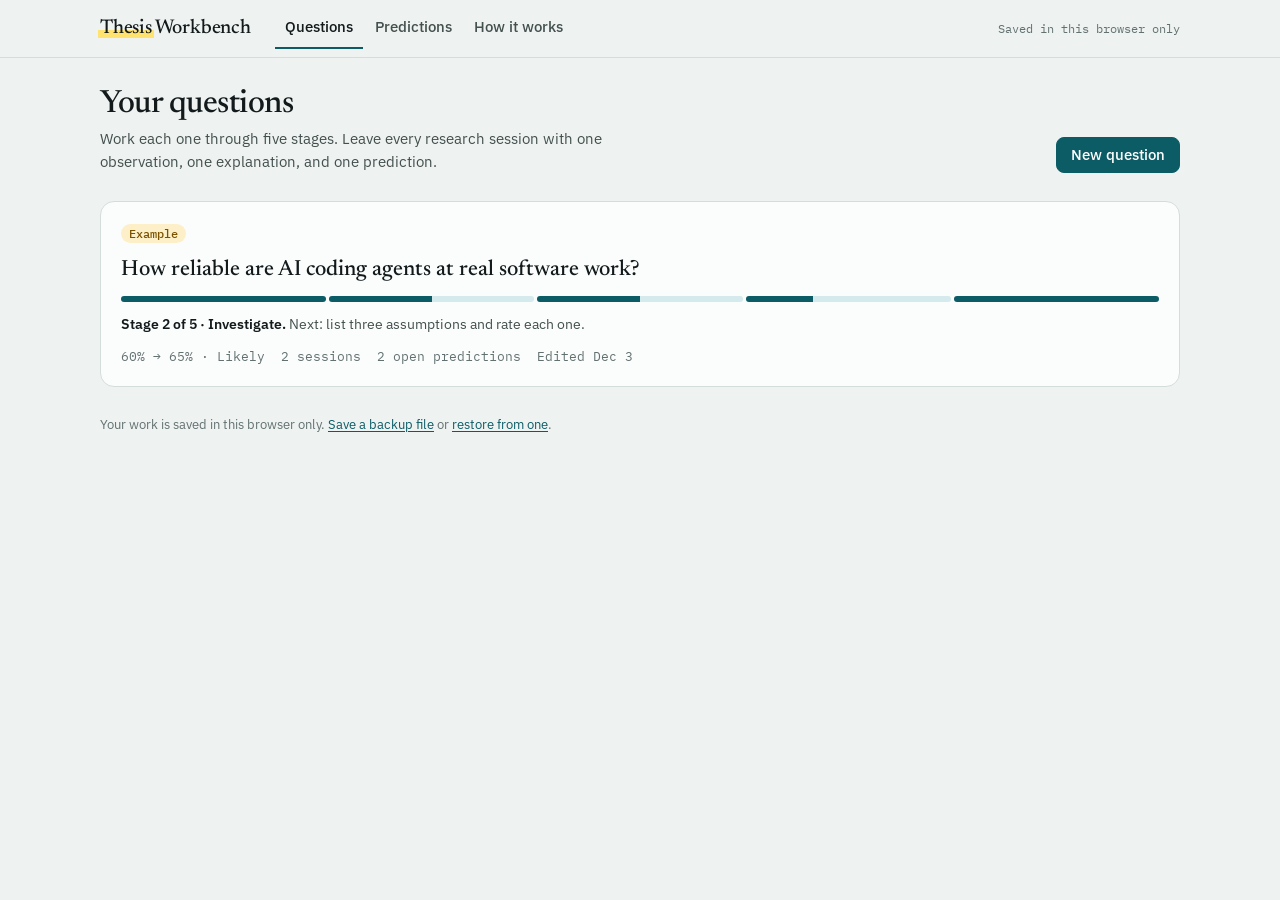
<file: workbench/index.html>
<!doctype html>
<html lang="en">
<head>
<meta charset="utf-8">
<meta name="viewport" content="width=device-width,initial-scale=1,viewport-fit=cover">
<meta name="robots" content="noindex, nofollow">
<title>Thesis Workbench</title>
<link rel="stylesheet" href="https://fonts.googleapis.com/css2?family=IBM+Plex+Mono:wght@400;500&family=IBM+Plex+Sans:wght@400;500;600&family=Newsreader:ital,opsz,wght@0,6..72,400..600;1,6..72,400..600&display=swap">
<link rel="stylesheet" href="css/styles.css">
</head>
<body>

<header class="bar">
  <div class="wrap bar-in">
    <div class="brand"><span class="hl">Thesis</span> Workbench</div>
    <nav class="tabs" aria-label="Sections">
      <button type="button" id="tab-home" data-act="go" data-to="home">Questions</button>
      <button type="button" id="tab-predictions" data-act="go" data-to="predictions">Predictions</button>
      <a href="process.html">How it works</a>
    </nav>
    <span class="save" id="save" role="status"></span>
  </div>
</header>

<main class="wrap" id="app"></main>

<dialog id="dlg" aria-label="Form"></dialog>
<div id="toast" class="toast" role="status" aria-live="polite" hidden></div>
<div id="tip" class="tip" role="tooltip" hidden></div>
<input type="file" id="importFile" accept="application/json,.json" hidden>

<script src="js/framework.js"></script>
<script src="js/example.js"></script>
<script src="js/app.js"></script>
</body>
</html>
</file>
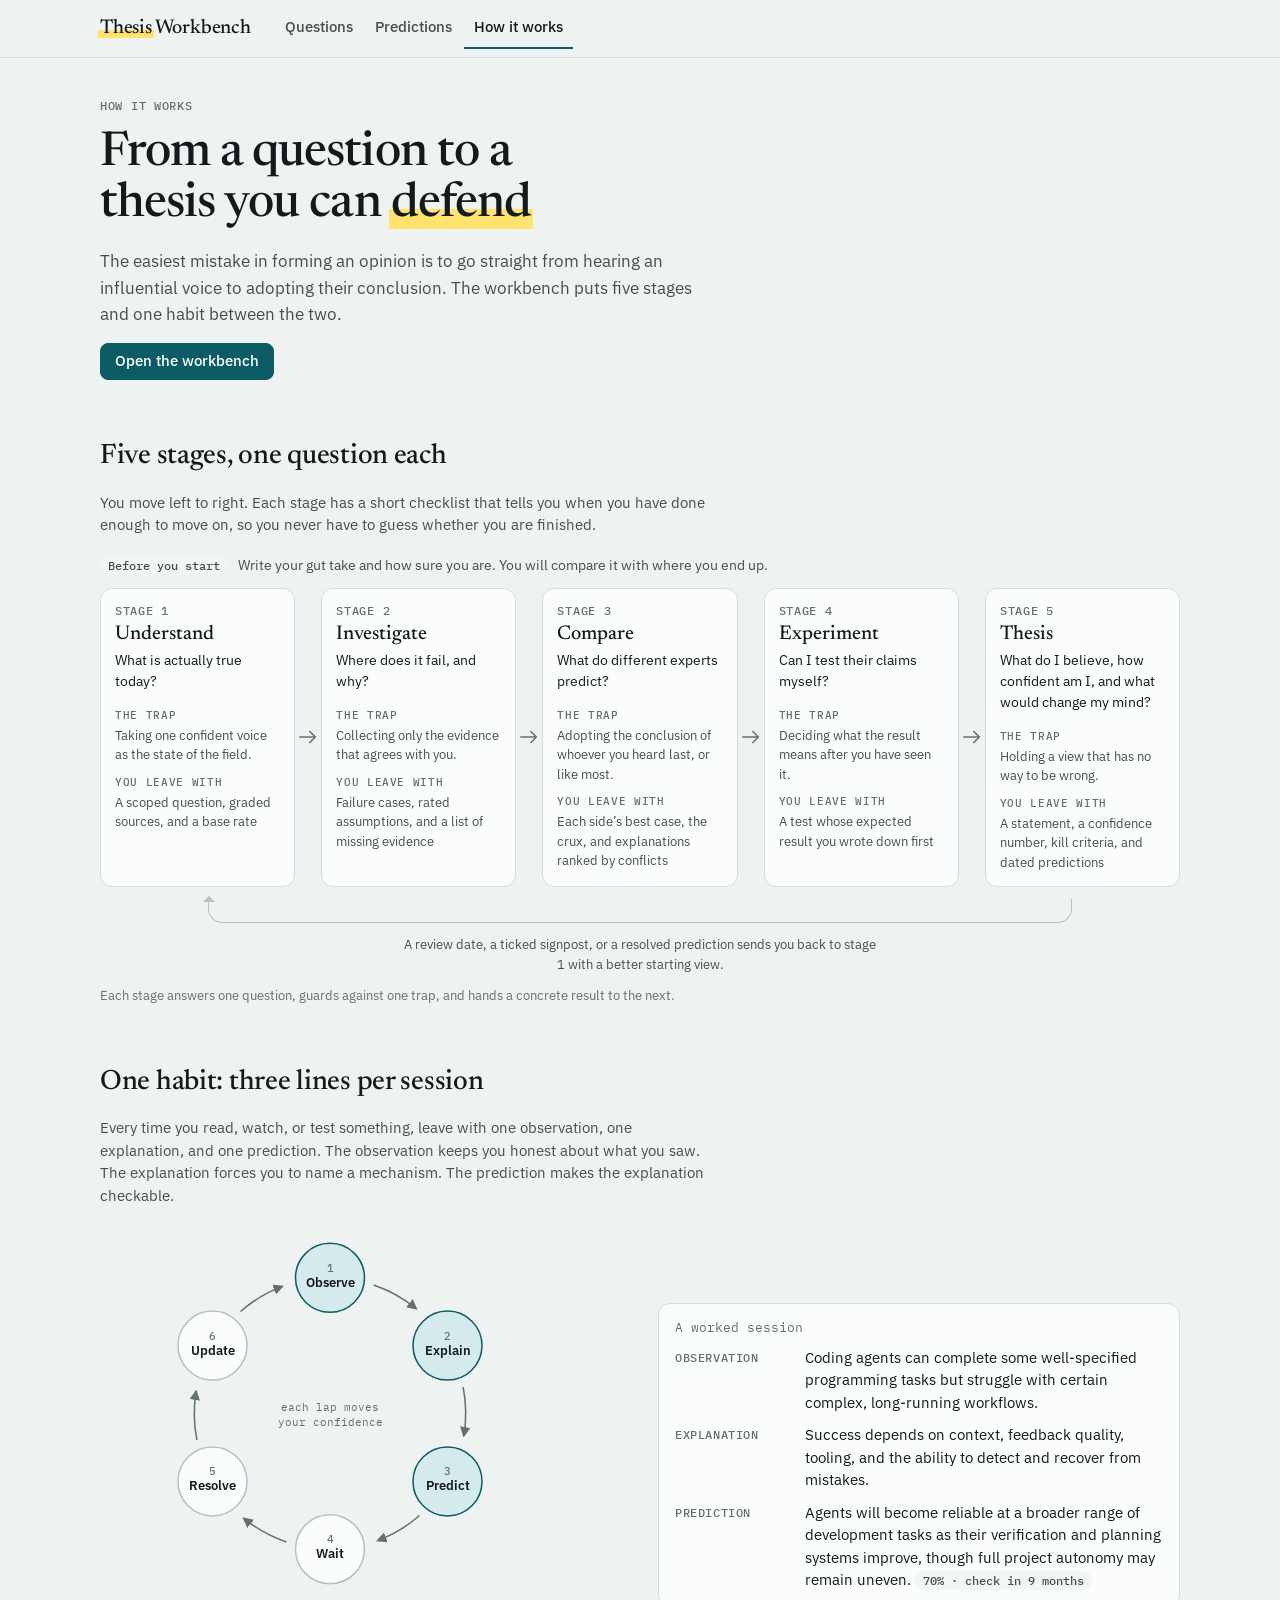
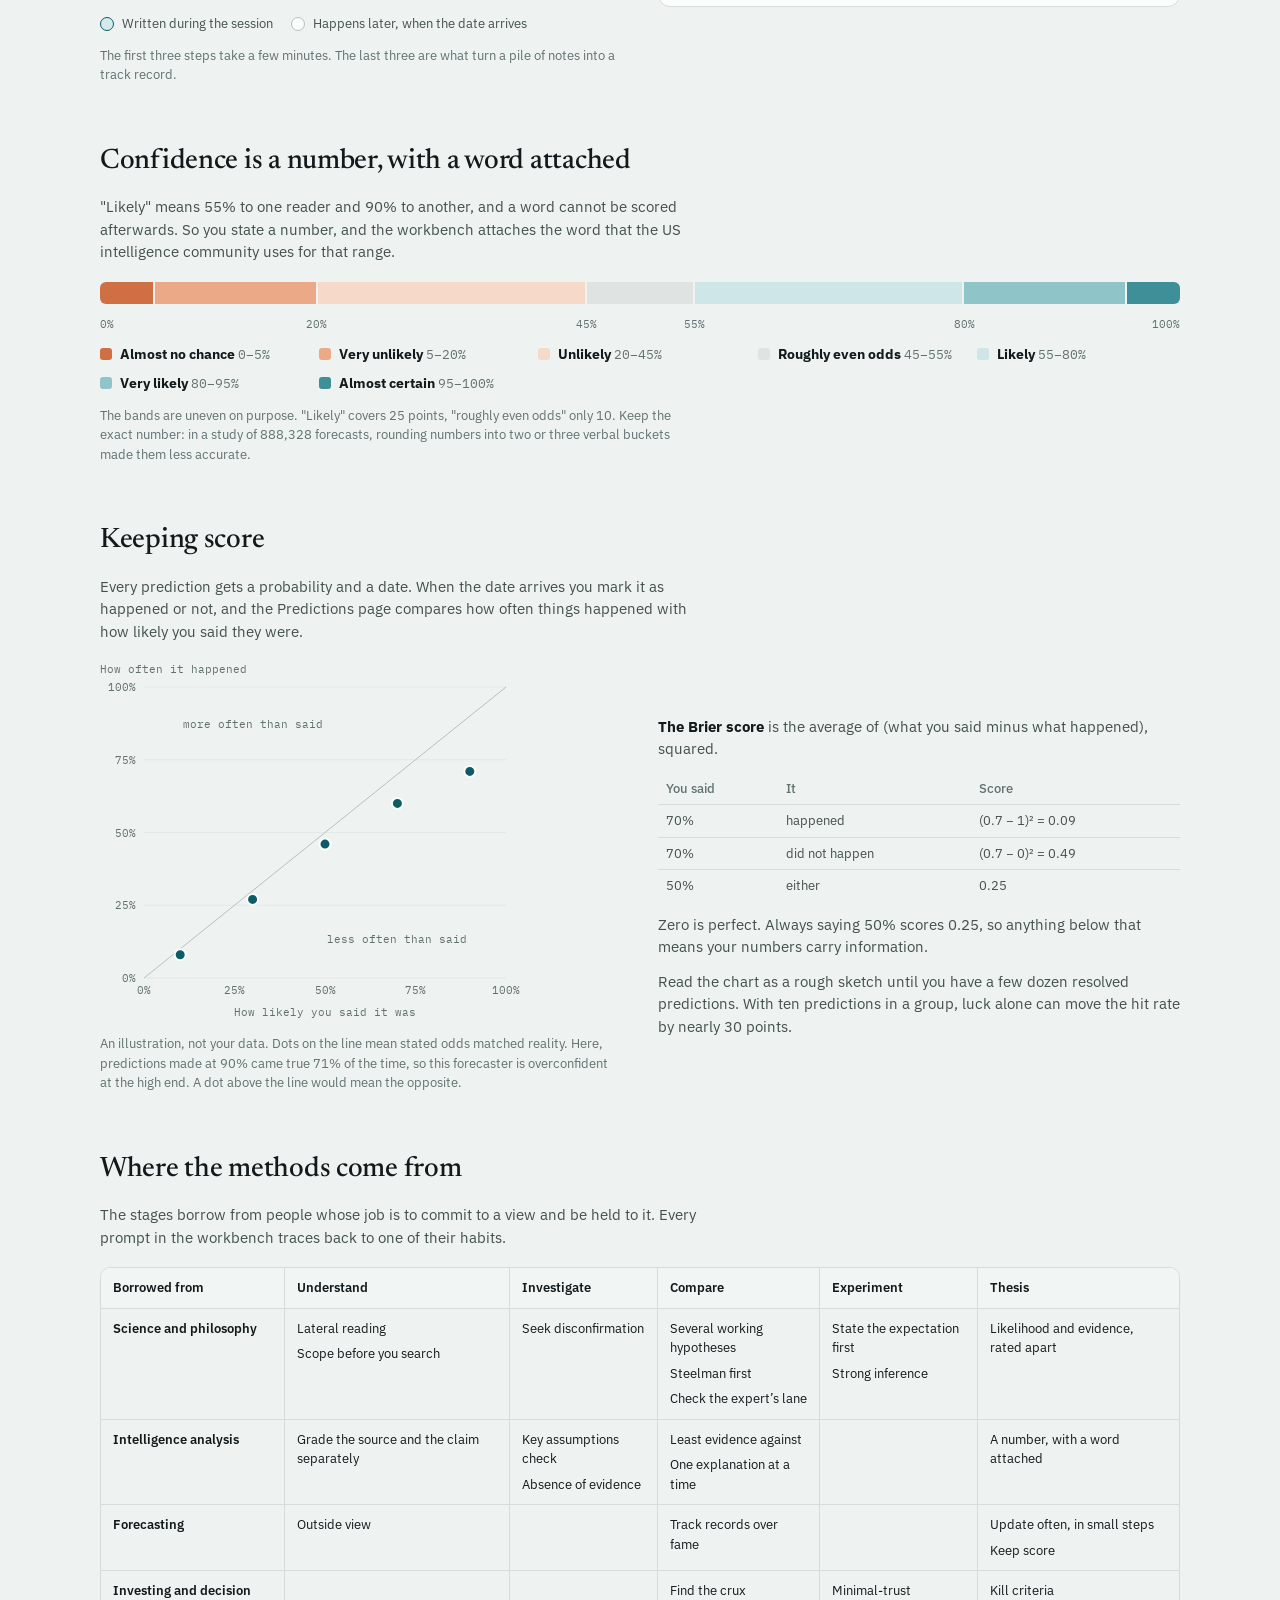
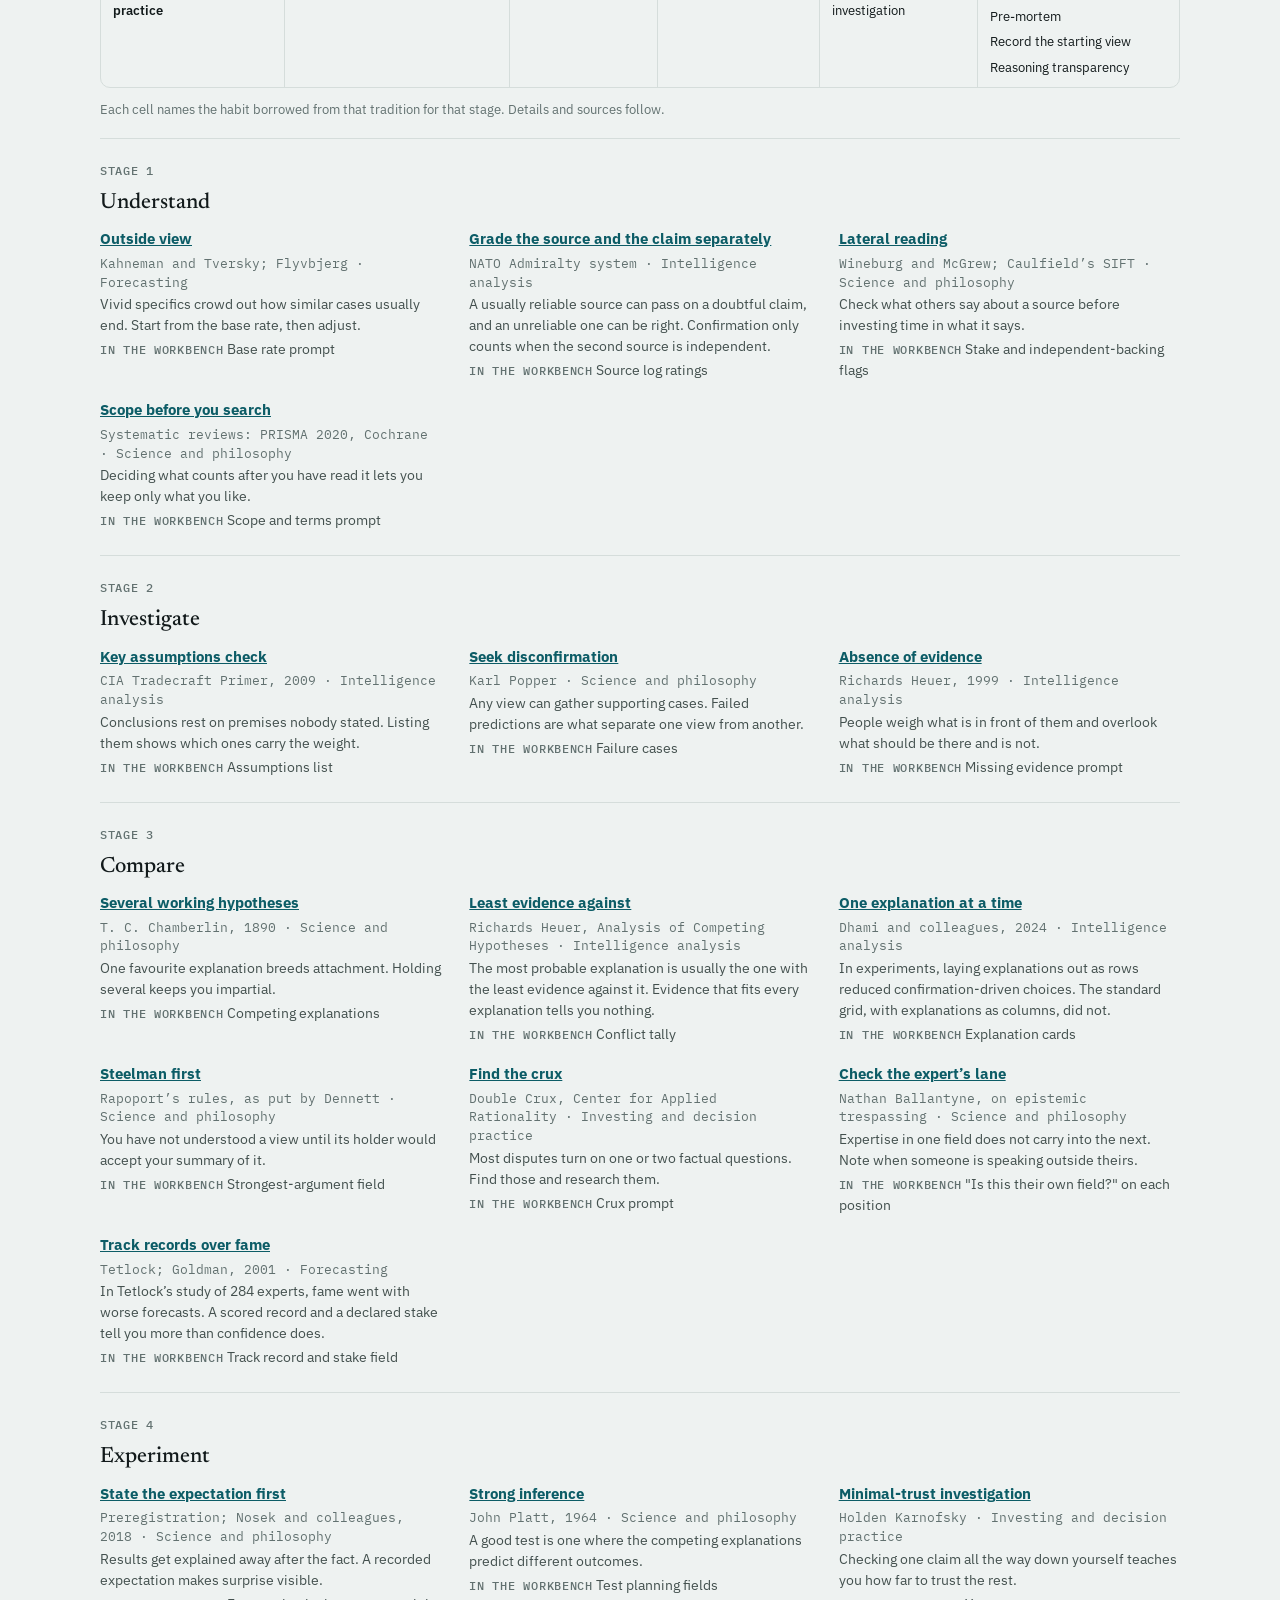
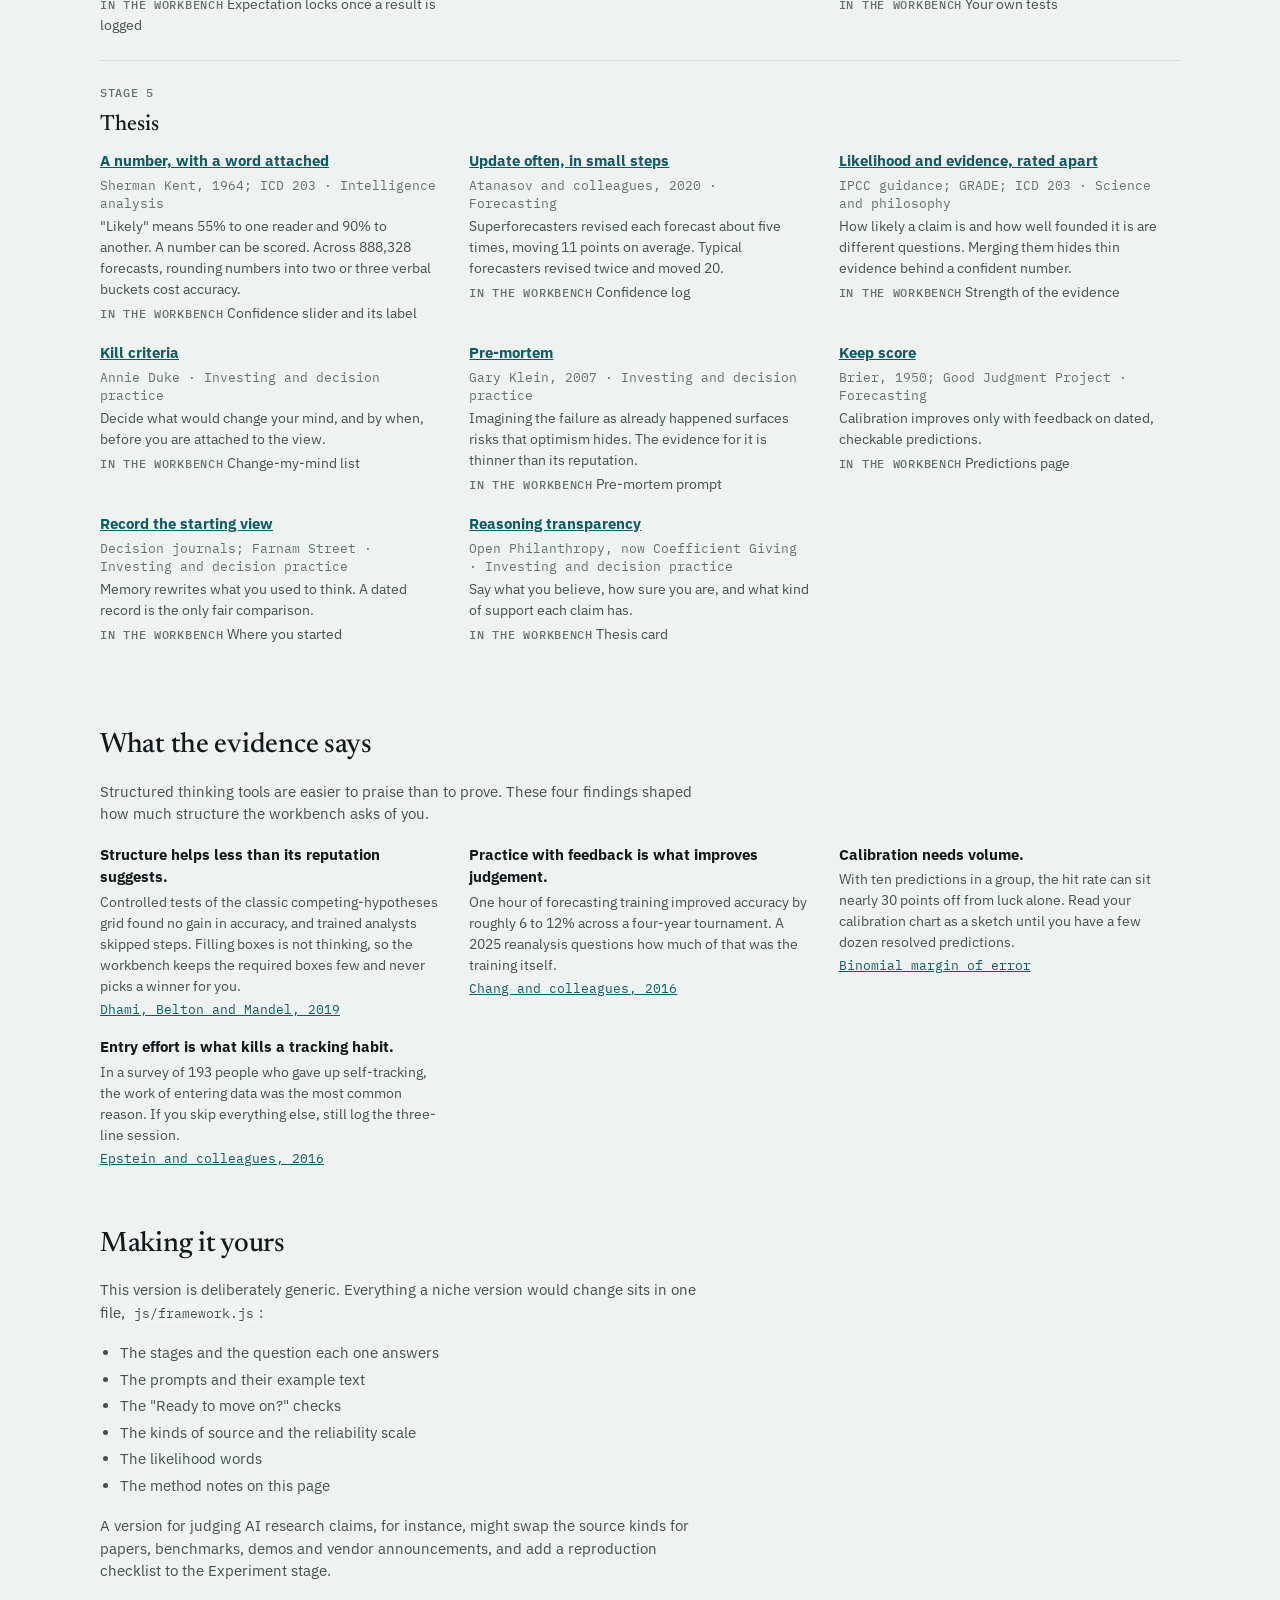
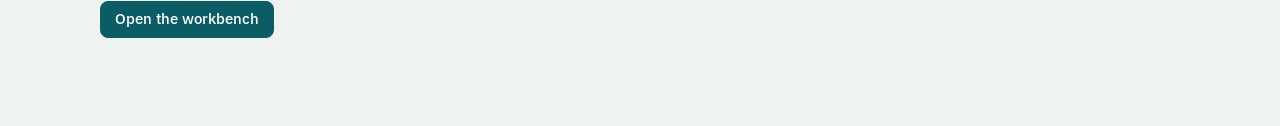
<file: workbench/process.html>
<!doctype html>
<html lang="en">
<head>
<meta charset="utf-8">
<meta name="viewport" content="width=device-width,initial-scale=1,viewport-fit=cover">
<meta name="robots" content="noindex, nofollow">
<title>How Thesis Workbench works</title>
<link rel="stylesheet" href="https://fonts.googleapis.com/css2?family=IBM+Plex+Mono:wght@400;500&family=IBM+Plex+Sans:wght@400;500;600&family=Newsreader:ital,opsz,wght@0,6..72,400..600;1,6..72,400..600&display=swap">
<link rel="stylesheet" href="css/styles.css">
</head>
<body>

<header class="bar">
  <div class="wrap bar-in">
    <div class="brand"><span class="hl">Thesis</span> Workbench</div>
    <nav class="tabs" aria-label="Sections">
      <a href="index.html#questions">Questions</a>
      <a href="index.html#predictions">Predictions</a>
      <a href="process.html" aria-current="page">How it works</a>
    </nav>
  </div>
</header>

<main class="wrap proc">

  <header class="proc-hero">
    <p class="eyebrow">How it works</p>
    <h1>From a question to a thesis you can <span class="hl">defend</span></h1>
    <p class="lede">The easiest mistake in forming an opinion is to go straight from hearing an influential voice to adopting their conclusion. The workbench puts five stages and one habit between the two.</p>
    <a class="btn primary" href="index.html">Open the workbench</a>
  </header>

  <section class="psec" id="stages">
    <h2>Five stages, one question each</h2>
    <p>You move left to right. Each stage has a short checklist that tells you when you have done enough to move on, so you never have to guess whether you are finished.</p>
    <figure class="fig">
      <p class="flow-start"><span class="pill">Before you start</span>Write your gut take and how sure you are. You will compare it with where you end up.</p>
      <ol class="flow" id="flow"></ol>
      <div class="loopback" aria-hidden="true"></div>
      <p class="loop-label">A review date, a ticked signpost, or a resolved prediction sends you back to stage 1 with a better starting view.</p>
      <figcaption>Each stage answers one question, guards against one trap, and hands a concrete result to the next.</figcaption>
    </figure>
  </section>

  <section class="psec" id="session">
    <h2>One habit: three lines per session</h2>
    <p>Every time you read, watch, or test something, leave with one observation, one explanation, and one prediction. The observation keeps you honest about what you saw. The explanation forces you to name a mechanism. The prediction makes the explanation checkable.</p>
    <div class="duo">
      <figure class="fig">
        <div id="ring" class="chart"></div>
        <ul class="legend">
          <li><i class="sw on"></i>Written during the session</li>
          <li><i class="sw"></i>Happens later, when the date arrives</li>
        </ul>
        <figcaption>The first three steps take a few minutes. The last three are what turn a pile of notes into a track record.</figcaption>
      </figure>
      <div class="sess">
        <div class="sess-h mono"><span>A worked session</span></div>
        <dl class="oep">
          <div><dt>Observation</dt><dd>Coding agents can complete some well-specified programming tasks but struggle with certain complex, long-running workflows.</dd></div>
          <div><dt>Explanation</dt><dd>Success depends on context, feedback quality, tooling, and the ability to detect and recover from mistakes.</dd></div>
          <div><dt>Prediction</dt><dd>Agents will become reliable at a broader range of development tasks as their verification and planning systems improve, though full project autonomy may remain uneven. <span class="pill">70% · check in 9 months</span></dd></div>
        </dl>
      </div>
    </div>
  </section>

  <section class="psec" id="confidence">
    <h2>Confidence is a number, with a word attached</h2>
    <p>"Likely" means 55% to one reader and 90% to another, and a word cannot be scored afterwards. So you state a number, and the workbench attaches the word that the US intelligence community uses for that range.</p>
    <figure class="fig">
      <div class="scale" id="scale" role="img" aria-label="A bar from 0 to 100 percent divided into seven likelihood bands"></div>
      <div class="scale-ticks mono" id="ticks" aria-hidden="true"></div>
      <ul class="bands" id="bands"></ul>
      <figcaption>The bands are uneven on purpose. "Likely" covers 25 points, "roughly even odds" only 10. Keep the exact number: in a study of 888,328 forecasts, rounding numbers into two or three verbal buckets made them less accurate.</figcaption>
    </figure>
  </section>

  <section class="psec" id="score">
    <h2>Keeping score</h2>
    <p>Every prediction gets a probability and a date. When the date arrives you mark it as happened or not, and the Predictions page compares how often things happened with how likely you said they were.</p>
    <div class="duo">
      <figure class="fig">
        <div id="calib" class="chart"></div>
        <figcaption>An illustration, not your data. Dots on the line mean stated odds matched reality. Here, predictions made at 90% came true 71% of the time, so this forecaster is overconfident at the high end. A dot above the line would mean the opposite.</figcaption>
      </figure>
      <div class="prose">
        <p><b>The Brier score</b> is the average of (what you said minus what happened), squared.</p>
        <table class="tbl">
          <thead><tr><th>You said</th><th>It</th><th>Score</th></tr></thead>
          <tbody>
            <tr><td>70%</td><td>happened</td><td>(0.7 − 1)² = 0.09</td></tr>
            <tr><td>70%</td><td>did not happen</td><td>(0.7 − 0)² = 0.49</td></tr>
            <tr><td>50%</td><td>either</td><td>0.25</td></tr>
          </tbody>
        </table>
        <p>Zero is perfect. Always saying 50% scores 0.25, so anything below that means your numbers carry information.</p>
        <p>Read the chart as a rough sketch until you have a few dozen resolved predictions. With ten predictions in a group, luck alone can move the hit rate by nearly 30 points.</p>
      </div>
    </div>
  </section>

  <section class="psec" id="sources">
    <h2>Where the methods come from</h2>
    <p>The stages borrow from people whose job is to commit to a view and be held to it. Every prompt in the workbench traces back to one of their habits.</p>
    <figure class="fig">
      <div class="scroll"><table class="trad" id="trad"></table></div>
      <figcaption>Each cell names the habit borrowed from that tradition for that stage. Details and sources follow.</figcaption>
    </figure>
    <div id="methods" class="methods"></div>
  </section>

  <section class="psec" id="evidence">
    <h2>What the evidence says</h2>
    <p>Structured thinking tools are easier to praise than to prove. These four findings shaped how much structure the workbench asks of you.</p>
    <ul class="mlist" id="evidence-list"></ul>
  </section>

  <section class="psec" id="yours">
    <h2>Making it yours</h2>
    <p>This version is deliberately generic. Everything a niche version would change sits in one file, <code>js/framework.js</code>:</p>
    <ul class="plain">
      <li>The stages and the question each one answers</li>
      <li>The prompts and their example text</li>
      <li>The "Ready to move on?" checks</li>
      <li>The kinds of source and the reliability scale</li>
      <li>The likelihood words</li>
      <li>The method notes on this page</li>
    </ul>
    <p>A version for judging AI research claims, for instance, might swap the source kinds for papers, benchmarks, demos and vendor announcements, and add a reproduction checklist to the Experiment stage.</p>
    <div><a class="btn primary" href="index.html">Open the workbench</a></div>
  </section>

</main>

<div id="tip" class="tip" role="tooltip" hidden></div>

<script src="js/framework.js"></script>
<script src="js/process.js"></script>
</body>
</html>
</file>
<file: style.css>
:root {
    --fg: #1a1a1a;
    --muted: #666;
    --bg: #fafafa;
    --link: #0a66c2;
    --rule: #e3e3e3;
}

@media (prefers-color-scheme: dark) {
    :root {
        --fg: #e8e8e8;
        --muted: #9a9a9a;
        --bg: #141414;
        --link: #6cb2ff;
        --rule: #2a2a2a;
    }
}

* { box-sizing: border-box; }

html, body {
    margin: 0;
    padding: 0;
    background: var(--bg);
    color: var(--fg);
    font-family: -apple-system, BlinkMacSystemFont, "Segoe UI", system-ui, sans-serif;
    font-size: 17px;
    line-height: 1.6;
}

main {
    max-width: 720px;
    margin: 8vh auto;
    padding: 0 24px;
}

h1 {
    font-size: 1.8rem;
    margin: 0 0 0.5rem;
    font-weight: 600;
}

h2 {
    font-size: 0.8rem;
    letter-spacing: 0.08em;
    text-transform: uppercase;
    color: var(--muted);
    font-weight: 600;
    margin: 0 0 1rem;
    padding-top: 2.5rem;
    border-top: 1px solid var(--rule);
}

h3 {
    font-size: 1.05rem;
    margin: 0 0 0.35rem;
    font-weight: 600;
}

section { margin-top: 2.5rem; }
section h2 { margin-top: 0; }

.tag {
    color: var(--muted);
    margin: 0 0 1.25rem;
}

.meta {
    color: var(--muted);
    font-weight: 400;
    font-size: 0.9rem;
    margin-left: 0.4rem;
}

.team {
    font-weight: 600;
    font-size: 0.95rem;
    margin: 1.1rem 0 0.25rem;
}

.stack {
    color: var(--muted);
    font-size: 0.9rem;
    margin: 0.5rem 0;
}

.project, .job { margin-bottom: 2rem; }
.project p, .job p { margin: 0 0 0.5rem; }

ul { padding-left: 1.2rem; margin: 0.25rem 0 0.5rem; }
li { margin: 0.3rem 0; }

.links {
    list-style: none;
    padding: 0;
    margin: 0;
    display: flex;
    flex-wrap: wrap;
    gap: 0.5rem 1.25rem;
}

.links li { margin: 0; }

a {
    color: var(--link);
    text-decoration: none;
}

a:hover { text-decoration: underline; }

.skills {
    display: grid;
    grid-template-columns: max-content 1fr;
    gap: 0.4rem 1.25rem;
    margin: 0;
}

.skills dt { color: var(--muted); }
.skills dd { margin: 0; }

footer {
    margin-top: 3rem;
    padding-top: 1.5rem;
    border-top: 1px solid var(--rule);
    color: var(--muted);
    font-size: 0.95rem;
}

@media (max-width: 560px) {
    html, body { font-size: 16px; }
    main { margin: 5vh auto; }
    .skills { grid-template-columns: 1fr; gap: 0; }
    .skills dd { margin-bottom: 0.6rem; }
}
</file>
<file: gym/styles.css>
:root {
  color-scheme: light;
  --bg: #f6f6f4;
  --card: #ffffff;
  --fg: #141414;
  --muted: #5f5e5a;
  --rule: #e4e3df;
  --soft: #efefec;
  --accent: #0a66c2;
  --accent-fg: #ffffff;
  --accent-soft: #e6f0fa;
  --good: #0a7d0a;
  --bad: #c53030;
  --note: #fff6e0;
  --note-fg: #6b4a00;
  --series: #2a78d6;
  --dot: #a3a29d;
  --nav-h: 64px;
  --radius: 14px;
}
@media (prefers-color-scheme: dark) {
  :root:not([data-theme="light"]) {
    color-scheme: dark;
    --bg: #111111;
    --card: #1a1a19;
    --fg: #ececea;
    --muted: #a3a29d;
    --rule: #2c2c2a;
    --soft: #242422;
    --accent: #6cb2ff;
    --accent-fg: #06192e;
    --accent-soft: #15273b;
    --good: #3fbf3f;
    --bad: #f07070;
    --note: #2b2410;
    --note-fg: #f0d58c;
    --series: #3987e5;
    --dot: #6b6a66;
  }
}
:root[data-theme="dark"] {
  color-scheme: dark;
  --bg: #111111; --card: #1a1a19; --fg: #ececea; --muted: #a3a29d; --rule: #2c2c2a; --soft: #242422;
  --accent: #6cb2ff; --accent-fg: #06192e; --accent-soft: #15273b; --good: #3fbf3f; --bad: #f07070;
  --note: #2b2410; --note-fg: #f0d58c; --series: #3987e5; --dot: #6b6a66;
}

* { box-sizing: border-box; }
html, body { margin: 0; background: var(--bg); color: var(--fg); }
body {
  font-family: -apple-system, BlinkMacSystemFont, "Segoe UI", system-ui, sans-serif;
  font-size: 16px; line-height: 1.5;
  -webkit-tap-highlight-color: transparent;
  padding-bottom: calc(var(--nav-h) + env(safe-area-inset-bottom) + 16px);
}
body.flash { animation: flash 0.9s ease-out; }
@keyframes flash { 0%, 40% { background: var(--accent-soft); } 100% { background: var(--bg); } }
a { color: var(--accent); text-decoration: none; }
h1, h2, h3, h4 { margin: 0; line-height: 1.25; }
h2 { font-size: 1.2rem; }
h3 { font-size: 1.05rem; font-weight: 650; }
h4 { font-size: 0.78rem; text-transform: uppercase; letter-spacing: 0.06em; color: var(--muted); margin: 14px 0 6px; }
p { margin: 8px 0; }
ul, ol { margin: 8px 0; padding-left: 20px; }
li { margin: 4px 0; }
.muted { color: var(--muted); }
.small { font-size: 0.86rem; }
.nowrap { white-space: nowrap; }
.num { font-variant-numeric: tabular-nums; text-align: right; white-space: nowrap; }
[hidden] { display: none !important; }
.ic { width: 22px; height: 22px; fill: none; stroke: currentColor; stroke-width: 1.9; stroke-linecap: round; stroke-linejoin: round; vertical-align: middle; flex: none; }
.ic.ok { color: var(--good); }

/* top bar */
.top {
  position: sticky; top: 0; z-index: 5;
  display: flex; align-items: center; gap: 10px;
  padding: calc(10px + env(safe-area-inset-top)) 16px 10px;
  background: color-mix(in srgb, var(--bg) 88%, transparent);
  backdrop-filter: blur(10px); -webkit-backdrop-filter: blur(10px);
  border-bottom: 1px solid var(--rule);
}
.top h1 { font-size: 1.15rem; font-weight: 700; flex: 1; }
.brand { color: var(--fg); display: flex; }
.toplinks { display: flex; gap: 4px; }
.toplinks a { color: var(--muted); padding: 8px; border-radius: 10px; display: flex; }
.toplinks a:hover { background: var(--soft); }

.view { max-width: 640px; margin: 0 auto; padding: 12px 16px 24px; }

/* bottom nav */
.nav {
  position: fixed; left: 0; right: 0; bottom: 0; z-index: 6;
  display: grid; grid-template-columns: repeat(5, 1fr);
  height: calc(var(--nav-h) + env(safe-area-inset-bottom));
  padding-bottom: env(safe-area-inset-bottom);
  background: var(--card); border-top: 1px solid var(--rule);
}
.nav a { display: flex; flex-direction: column; align-items: center; justify-content: center; gap: 2px; color: var(--muted); font-size: 0.72rem; font-weight: 600; }
.nav a.on { color: var(--accent); }

/* cards */
.card { background: var(--card); border: 1px solid var(--rule); border-radius: var(--radius); padding: 14px 16px; margin: 12px 0; }
.card > h3:first-child, .card > .head:first-child { margin-bottom: 6px; }
.head { display: flex; align-items: center; justify-content: space-between; gap: 8px; }
.head a { font-size: 0.88rem; display: inline-flex; align-items: center; }
.head a .ic { width: 16px; height: 16px; }
.kicker { font-size: 0.74rem; font-weight: 700; letter-spacing: 0.06em; text-transform: uppercase; color: var(--muted); }
.phase { margin: 4px 2px 0; font-size: 0.9rem; color: var(--muted); display: flex; flex-wrap: wrap; gap: 4px; align-items: center; }
.phase b { color: var(--fg); }
.phase a { margin-left: auto; display: inline-flex; align-items: center; font-weight: 600; }
.phase a .ic { width: 16px; height: 16px; }
.sec { font-size: 0.78rem; text-transform: uppercase; letter-spacing: 0.06em; color: var(--muted); margin: 22px 2px 4px; }
.note { background: var(--note); color: var(--note-fg); border-radius: 10px; padding: 8px 12px; }
.tag { display: inline-block; font-size: 0.7rem; font-weight: 700; padding: 1px 7px; border-radius: 99px; background: var(--accent-soft); color: var(--accent); vertical-align: middle; text-transform: lowercase; }
.center { text-align: center; }
.mini { padding-left: 20px; margin: 8px 0 12px; }
.mini li { margin: 2px 0; }

/* buttons & inputs */
.btn {
  font: inherit; font-weight: 600; font-size: 0.95rem;
  display: inline-flex; align-items: center; justify-content: center; gap: 6px;
  min-height: 44px; padding: 8px 16px; border-radius: 12px;
  border: 1px solid var(--rule); background: var(--soft); color: var(--fg); cursor: pointer;
}
.btn.primary { background: var(--accent); border-color: var(--accent); color: var(--accent-fg); }
.btn.ghost { background: transparent; }
.btn.sm { min-height: 36px; padding: 4px 12px; font-size: 0.86rem; border-radius: 10px; }
.btn.big { min-height: 64px; width: 100%; font-size: 1.15rem; margin: 6px 0; }
.btn.danger { color: var(--bad); }
.btn:disabled { opacity: 0.4; }
.card > .btn.primary, .card > a.btn.primary { width: 100%; margin-top: 8px; }
.muted-in { font-weight: 400; opacity: 0.8; }
.icon-btn { background: none; border: 0; color: var(--muted); padding: 8px; border-radius: 10px; cursor: pointer; display: inline-flex; }
.icon-btn:hover { background: var(--soft); }
.icon-btn:disabled { opacity: 0.3; }
.inp {
  font: inherit; font-size: 1rem; width: 100%; min-height: 44px; padding: 8px 10px;
  border: 1px solid var(--rule); border-radius: 10px; background: var(--bg); color: var(--fg);
}
.inp.sm { min-height: 36px; width: auto; padding: 4px 8px; font-size: 0.95rem; }
.inp:focus-visible, .btn:focus-visible, .tick:focus-visible, .stp:focus-visible, .chip:focus-visible { outline: 2px solid var(--accent); outline-offset: 1px; }
.form { display: grid; gap: 12px; }
.form label { display: grid; gap: 4px; font-size: 0.86rem; color: var(--muted); }
.form label.radio { display: flex; align-items: center; gap: 10px; color: var(--fg); font-size: 0.95rem; }
.form input:not([type=radio]):not([type=checkbox]), .form select { font: inherit; font-size: 1rem; min-height: 44px; padding: 8px 10px; border: 1px solid var(--rule); border-radius: 10px; background: var(--bg); color: var(--fg); width: 100%; }
fieldset { border: 1px solid var(--rule); border-radius: 10px; padding: 8px 12px 10px; display: grid; gap: 8px; margin: 0; }
legend { font-size: 0.86rem; color: var(--muted); padding: 0 4px; }
input[type=checkbox], input[type=radio] { width: 20px; height: 20px; accent-color: var(--accent); flex: none; }
.row2 { display: grid; grid-template-columns: 1fr 1fr; gap: 10px; }
.row3 { display: grid; grid-template-columns: 1fr 1fr 1fr; gap: 8px; }
.row-btns { display: flex; flex-wrap: wrap; gap: 8px; margin: 12px 0; }
.inline { display: flex; gap: 8px; }
.inline .inp { flex: 1; }

/* meters */
.meter { margin: 10px 0; }
.mrow { display: flex; justify-content: space-between; font-size: 0.92rem; font-variant-numeric: tabular-nums; }
.meter.main .mrow { font-size: 1rem; }
.track { height: 8px; border-radius: 99px; background: var(--soft); overflow: hidden; margin: 4px 0 2px; }
.meter.main .track { height: 12px; }
.fill { height: 100%; border-radius: 99px; background: var(--series); }
.fill.over { background: var(--bad); }

/* habits */
.checks { list-style: none; padding: 0; margin: 4px 0; }
.checks li { margin: 0; border-bottom: 1px solid var(--rule); }
.checks li:last-child { border-bottom: 0; }
.checks label { display: flex; align-items: center; gap: 12px; min-height: 44px; cursor: pointer; }
.checks .gitem { flex: 1; }
.counter { display: flex; justify-content: space-between; align-items: center; gap: 8px; min-height: 48px; border-top: 1px solid var(--rule); }
.counter .steps { display: flex; gap: 6px; }
.counter .inp.sm { width: 110px; text-align: right; }

/* train */
.daypick { display: flex; flex-wrap: wrap; gap: 8px; margin: 12px 0 6px; }
.daypick .btn { flex: 1 1 30%; }
.wbar { display: flex; justify-content: space-between; font-size: 0.9rem; font-variant-numeric: tabular-nums; margin: 4px 2px; }
#elapsed { font-weight: 700; }
.ex.complete { border-color: color-mix(in srgb, var(--good) 45%, var(--rule)); }
.exhead { display: flex; justify-content: space-between; gap: 8px; align-items: flex-start; }
.exbtns { display: flex; margin: -6px -8px 0 0; }
.why { font-size: 0.88rem; margin: 6px 0; }
.sets { margin-top: 8px; }
.shead, .set { display: grid; grid-template-columns: 30px minmax(0, 1fr) 64px 48px; gap: 8px; align-items: center; }
.shead { font-size: 0.72rem; text-transform: uppercase; letter-spacing: 0.05em; color: var(--muted); padding: 0 0 4px; }
.shead span:nth-child(2), .shead span:nth-child(3) { text-align: center; }
.set { padding: 4px 0; }
.sn { font-weight: 700; color: var(--muted); text-align: center; position: relative; font-variant-numeric: tabular-nums; }
.pr { display: block; font-size: 0.6rem; font-weight: 800; color: var(--accent); letter-spacing: 0.04em; }
.wgrp { display: grid; grid-template-columns: 38px minmax(0, 1fr) 38px; border: 1px solid var(--rule); border-radius: 10px; overflow: hidden; background: var(--bg); }
.wgrp .inp { border: 0; border-radius: 0; text-align: center; padding: 8px 2px; background: transparent; font-variant-numeric: tabular-nums; font-weight: 600; }
.stp { font: inherit; font-size: 1.2rem; border: 0; background: var(--soft); color: var(--fg); min-height: 44px; min-width: 38px; cursor: pointer; }
.qty { display: flex; gap: 4px; }
.qty .stp { border-radius: 10px; min-width: 40px; min-height: 40px; }
.inp.reps { text-align: center; font-weight: 600; font-variant-numeric: tabular-nums; }
.tick { width: 48px; height: 44px; border-radius: 12px; border: 2px solid var(--rule); background: var(--card); color: var(--muted); display: flex; align-items: center; justify-content: center; cursor: pointer; }
.set.done .tick { background: var(--good); border-color: var(--good); color: #fff; }
.set.done .inp, .set.done .wgrp { opacity: 0.75; }
.exfoot { display: flex; justify-content: space-between; align-items: center; gap: 8px; margin-top: 8px; flex-wrap: wrap; }
.effort { display: flex; gap: 6px; }
.chip { font: inherit; font-size: 0.85rem; font-weight: 600; min-height: 36px; padding: 4px 12px; border-radius: 99px; border: 1px solid var(--rule); background: transparent; color: var(--fg); cursor: pointer; }
.chip.on { background: var(--accent); border-color: var(--accent); color: var(--accent-fg); }
.warm { margin: 2px 2px 0; }
.walk .row-btns { margin: 8px 0 0; }
.finish { display: grid; gap: 8px; margin: 16px 0; }
.add-ex { text-align: center; padding: 8px; }
.hist summary { display: flex; justify-content: space-between; align-items: center; gap: 8px; cursor: pointer; list-style: none; flex-wrap: wrap; }
.hist summary::-webkit-details-marker { display: none; }

/* timer */
.timer {
  position: fixed; left: 8px; right: 8px; z-index: 7;
  bottom: calc(var(--nav-h) + env(safe-area-inset-bottom) + 8px);
  max-width: 624px; margin: 0 auto;
  background: var(--fg); color: var(--bg); border-radius: 16px; overflow: hidden;
  box-shadow: 0 8px 24px rgb(0 0 0 / 0.25);
}
.timer-fill { position: absolute; inset: 0; background: var(--series); opacity: 0.35; transform-origin: left; }
.timer.go { background: var(--good); color: #fff; }
.timer-in { position: relative; display: flex; align-items: center; gap: 6px; padding: 8px; }
.timer-mid { flex: 1; text-align: center; min-width: 0; }
.timer-time { font-size: 1.9rem; font-weight: 800; font-variant-numeric: tabular-nums; line-height: 1.1; }
.timer-label { font-size: 0.78rem; opacity: 0.9; line-height: 1.25; display: -webkit-box; -webkit-line-clamp: 2; -webkit-box-orient: vertical; overflow: hidden; }
.tbtn { font: inherit; font-weight: 700; font-size: 0.9rem; min-width: 48px; min-height: 48px; border-radius: 12px; border: 0; background: rgb(127 127 127 / 0.25); color: inherit; cursor: pointer; }
body:has(.timer:not([hidden])) { padding-bottom: calc(var(--nav-h) + env(safe-area-inset-bottom) + 100px); }

/* food */
.seg { display: grid; grid-template-columns: 1fr 1fr 1.4fr; background: var(--soft); border-radius: 12px; padding: 3px; gap: 3px; margin: 4px 0 8px; }
.seg a { text-align: center; padding: 8px 4px; border-radius: 9px; color: var(--muted); font-weight: 600; font-size: 0.88rem; }
.seg a.on { background: var(--card); color: var(--fg); box-shadow: 0 1px 2px rgb(0 0 0 / 0.08); }
.datenav { display: flex; align-items: center; justify-content: space-between; margin: 4px 0; }
.meal .head h3 { font-size: 1rem; }
.meal .head > span { display: flex; gap: 6px; }
.fitem { display: flex; justify-content: space-between; align-items: center; gap: 8px; padding: 8px 0; border-top: 1px solid var(--rule); }
.flist { display: grid; gap: 2px; max-height: 52vh; overflow: auto; margin: 10px 0; }
.frow { font: inherit; text-align: left; display: flex; justify-content: space-between; gap: 10px; align-items: center; padding: 10px 8px; background: transparent; border: 0; border-bottom: 1px solid var(--rule); color: var(--fg); cursor: pointer; }
.frow:hover { background: var(--soft); }
.fname { font-weight: 600; }
.steps-list li { margin: 8px 0; }

/* tables */
.tbl { width: 100%; border-collapse: collapse; font-size: 0.9rem; margin: 6px 0; }
.tbl td, .tbl th { padding: 7px 4px; border-bottom: 1px solid var(--rule); vertical-align: top; }
.tbl th { text-align: left; font-size: 0.76rem; color: var(--muted); font-weight: 600; text-transform: uppercase; letter-spacing: 0.04em; }
.tbl tr:last-child td { border-bottom: 0; }
.tbl.kv td:first-child { color: var(--muted); width: 32%; }
.barcell { width: 40%; vertical-align: middle !important; }
.hbar { display: block; height: 8px; border-radius: 0 4px 4px 0; background: var(--series); }
.stats3 { display: grid; grid-template-columns: repeat(3, 1fr); gap: 8px; text-align: center; }
.stats3 b { font-size: 1.25rem; font-variant-numeric: tabular-nums; }
.qrow { display: grid; grid-template-columns: repeat(5, 1fr); gap: 8px; }

/* plan */
.hero h2 { margin: 6px 0; }
.phases { list-style: none; padding: 0; }
.phases li { padding: 10px 12px; border-left: 3px solid var(--rule); margin: 6px 0; }
.phases li.cur { border-left-color: var(--accent); background: var(--accent-soft); border-radius: 0 10px 10px 0; }
.dayplan { border-top: 1px solid var(--rule); padding: 8px 0; }
.dayplan summary { cursor: pointer; }
.src li { margin: 6px 0; }

/* charts */
.chart { position: relative; margin: 8px 0 4px; }
.chart svg { width: 100%; height: auto; display: block; touch-action: pan-y; }
.chart .grid { stroke: var(--rule); stroke-width: 1; }
.chart .ax { fill: var(--muted); font-size: 10.5px; font-family: inherit; }
.chart .ref { stroke: var(--muted); stroke-width: 1; stroke-dasharray: 4 4; }
.chart .ref-l { font-weight: 600; }
.chart .line { fill: none; stroke: var(--series); stroke-width: 2; stroke-linejoin: round; stroke-linecap: round; }
.chart .mk { fill: var(--series); stroke: var(--card); stroke-width: 2; }
.chart .dot { fill: var(--dot); }
.chart .bar { fill: var(--dot); }
.chart .bar.ok { fill: var(--series); }
.chart .cross { stroke: var(--muted); stroke-width: 1; }
.chart .empty { padding: 28px 0; text-align: center; color: var(--muted); font-size: 0.9rem; }
.tip { position: absolute; top: 0; transform: translateX(-50%); background: var(--card); color: var(--fg); border: 1px solid var(--rule); border-radius: 8px; padding: 4px 8px; font-size: 0.8rem; pointer-events: none; white-space: nowrap; box-shadow: 0 2px 8px rgb(0 0 0 / 0.12); }
.tip strong { font-variant-numeric: tabular-nums; }
.tip .sub { color: var(--muted); }

/* dialog & toast */
dialog { border: 0; padding: 0; background: transparent; color: var(--fg); max-width: 560px; width: calc(100% - 24px); max-height: 88vh; }
dialog::backdrop { background: rgb(0 0 0 / 0.45); }
.sheet { background: var(--card); border-radius: 18px; padding: 18px; max-height: 88vh; overflow: auto; }
.sheet h3 { margin-bottom: 8px; }
.list { display: grid; gap: 8px; margin-top: 8px; }
.list .btn { justify-content: flex-start; text-align: left; }
.toast { position: fixed; left: 50%; transform: translateX(-50%); bottom: calc(var(--nav-h) + env(safe-area-inset-bottom) + 112px); z-index: 9; background: var(--fg); color: var(--bg); padding: 10px 16px; border-radius: 12px; font-size: 0.9rem; max-width: calc(100% - 32px); box-shadow: 0 6px 18px rgb(0 0 0 / 0.25); }
.gate { max-width: 360px; margin: 18vh auto 0; }

@media (max-width: 380px) {
  .row3 { grid-template-columns: 1fr; }
  .shead, .set { grid-template-columns: 26px minmax(0, 1fr) 56px 44px; gap: 6px; }
  .tick { width: 44px; }
}

/* typed / photographed meals */
.mealbox textarea { resize: vertical; min-height: 64px; font: inherit; line-height: 1.4; }
.mealbox .mrow { display: flex; gap: 8px; align-items: center; flex-wrap: wrap; }
.mealbox .mrow select { flex: 1 1 120px; width: auto; }
.mealbox .mrow .btn { display: inline-flex; align-items: center; gap: 6px; }
.mealbox .mrow .btn .ic { width: 18px; height: 18px; }
.mprev { list-style: none; margin: 6px 0 0; padding: 0; }
.mprev li { display: flex; justify-content: space-between; align-items: center; gap: 8px; padding: 8px 0; border-top: 1px solid var(--rule); }
.mprev li.skip > div { opacity: 0.45; text-decoration: line-through; }
.mprev li.unk > div > div:first-child { color: var(--bad); }
.mphoto { display: flex; align-items: center; gap: 10px; margin-top: 8px; }
.mphoto img { width: 64px; height: 64px; object-fit: cover; border-radius: 10px; flex: none; }
.mphoto span { flex: 1; }
.install .ic { width: 16px; height: 16px; vertical-align: -3px; }
</file>
<file: workbench/css/styles.css>
/* Thesis Workbench: shared styles for index.html and process.html */
/* Layout: slim top bar with three destinations; a question opens a bench with the stage rail on the left and the working sheet on the right; one column on phones. */
:root{
  --bg:#eef2f1; --surface:#fbfcfc; --field:#ffffff; --well:#f1f5f4;
  --ink:#121a1b; --ink-2:#43504e; --ink-3:#627170;
  --line:#d5dddb; --line-strong:#b6c2bf; --grid:#e3e9e7;
  --accent:#0c5c66; --accent-ink:#ffffff; --accent-wash:#d5eaec;
  --mark:#ffe36e;
  --good-ink:#006300; --good-wash:#def2de;
  --warn-ink:#7a5200; --warn-wash:#fdefc8;
  --bad-ink:#a32424; --bad-wash:#fae1e1;
  --scrim:rgba(10,16,16,.5);
  /* likelihood scale: unlikely arm, neutral middle, likely arm */
  --b1:#cf6f43; --b2:#eba987; --b3:#f6d9c9; --b4:#dfe4e3; --b5:#cfe6e8; --b6:#8fc4c9; --b7:#3f8f98;
  color-scheme:light;
  --font-display:"Newsreader","Iowan Old Style",Georgia,serif;
  --font-ui:"IBM Plex Sans",system-ui,-apple-system,"Segoe UI",sans-serif;
  --font-mono:"IBM Plex Mono",ui-monospace,"SF Mono",Menlo,monospace;
}
@media (prefers-color-scheme: dark){
  :root:not([data-theme="light"]){
    --bg:#0e1414; --surface:#161d1d; --field:#101717; --well:#1c2525;
    --ink:#e8eeed; --ink-2:#b3bfbd; --ink-3:#8c9997;
    --line:#2a3535; --line-strong:#3d4b4a; --grid:#222c2c;
    --accent:#56c4cd; --accent-ink:#052326; --accent-wash:#17383b;
    --mark:#6a5a12;
    --good-ink:#6fd66f; --good-wash:#12301a;
    --warn-ink:#fbc95a; --warn-wash:#3a2d0a;
    --bad-ink:#f08a8a; --bad-wash:#3a1717;
    --scrim:rgba(0,0,0,.6);
    --b1:#e08a5c; --b2:#9a5334; --b3:#5a3020; --b4:#2f3939; --b5:#1d4a4e; --b6:#2f7a81; --b7:#56c4cd;
    color-scheme:dark;
  }
}
:root[data-theme="dark"]{
  --bg:#0e1414; --surface:#161d1d; --field:#101717; --well:#1c2525;
  --ink:#e8eeed; --ink-2:#b3bfbd; --ink-3:#8c9997;
  --line:#2a3535; --line-strong:#3d4b4a; --grid:#222c2c;
  --accent:#56c4cd; --accent-ink:#052326; --accent-wash:#17383b;
  --mark:#6a5a12;
  --good-ink:#6fd66f; --good-wash:#12301a;
  --warn-ink:#fbc95a; --warn-wash:#3a2d0a;
  --bad-ink:#f08a8a; --bad-wash:#3a1717;
  --scrim:rgba(0,0,0,.6);
  --b1:#e08a5c; --b2:#9a5334; --b3:#5a3020; --b4:#2f3939; --b5:#1d4a4e; --b6:#2f7a81; --b7:#56c4cd;
  color-scheme:dark;
}

*{box-sizing:border-box}
[hidden]{display:none!important}
img,svg{max-width:100%}
html{-webkit-text-size-adjust:100%}
body{margin:0;background:var(--bg);color:var(--ink);font:15px/1.5 var(--font-ui)}
button,input,select,textarea{font:inherit;color:inherit}
h1,h2,h3,p{margin:0}
a{color:var(--accent)}
:focus-visible{outline:2px solid var(--accent);outline-offset:2px;border-radius:4px}
.wrap{max-width:1120px;margin-inline:auto;padding-inline:20px}
.mono{font-family:var(--font-mono);font-size:12.5px;font-variant-numeric:tabular-nums}
.eyebrow{font:500 12px var(--font-mono);letter-spacing:.06em;text-transform:uppercase;color:var(--ink-3)}
.hl{background:linear-gradient(transparent 58%,var(--mark) 58%);padding-inline:2px;margin-inline:-2px;-webkit-box-decoration-break:clone;box-decoration-break:clone}

/* top bar */
.bar{position:sticky;top:env(safe-area-inset-top,0px);z-index:20;background:var(--bg);border-bottom:1px solid var(--line)}
.bar-in{display:flex;align-items:center;flex-wrap:wrap;gap:6px 24px;min-height:56px;padding-block:8px}
.brand{font:500 20px/1.2 var(--font-display);letter-spacing:-.01em}
.tabs{display:flex;gap:2px}
.tabs button,.tabs a{background:none;border:0;border-bottom:2px solid transparent;padding:8px 10px;cursor:pointer;color:var(--ink-2);font-weight:500;text-decoration:none}
.tabs button:hover,.tabs a:hover{color:var(--ink)}
.tabs [aria-current="page"]{color:var(--ink);border-bottom-color:var(--accent)}
.save{margin-left:auto;color:var(--ink-3);font:12px var(--font-mono)}
@media (max-width:560px){.brand{flex:1}.save{margin-left:0}.tabs{order:3;width:100%}}

/* buttons */
.btn{display:inline-flex;align-items:center;justify-content:center;gap:6px;padding:8px 14px;border-radius:8px;border:1px solid var(--line-strong);background:var(--surface);cursor:pointer;font-weight:500;line-height:1.25;text-decoration:none;color:var(--ink)}
.btn:hover{border-color:var(--ink-3)}
.btn.primary{background:var(--accent);border-color:var(--accent);color:var(--accent-ink)}
.btn.primary:hover{filter:brightness(1.1)}
.btn.quiet{border-color:transparent;background:transparent;color:var(--ink-2);padding:6px 8px}
.btn.quiet:hover{background:var(--well);color:var(--ink)}
.btn.sm{padding:5px 10px;font-size:13px}
.icon{display:inline-grid;place-items:center;width:28px;height:28px;flex:none;border:0;border-radius:6px;background:none;color:var(--ink-3);cursor:pointer}
.icon:hover{background:var(--well);color:var(--ink)}
.link{background:none;border:0;padding:0;color:var(--accent);cursor:pointer;text-decoration:underline;text-underline-offset:2px;text-align:left}

/* fields */
.field{display:grid;gap:5px;min-width:0}
.field>label,.lab{font-weight:600;font-size:14px}
.help{color:var(--ink-2);font-size:13px;max-width:68ch}
textarea,input[type=text],input[type=date],select{width:100%;min-width:0;background:var(--field);border:1px solid var(--line-strong);border-radius:8px;padding:9px 11px}
textarea{display:block;resize:vertical;min-height:4.4em;field-sizing:content}
textarea.one{min-height:2.6em}
textarea[readonly]{background:var(--well);color:var(--ink-2)}
::placeholder{color:var(--ink-3);opacity:1}
input[type=range]{width:100%;accent-color:var(--accent);margin:0}
input[type=checkbox]{accent-color:var(--accent);width:16px;height:16px;margin:0;flex:none}
.slider{display:grid;gap:4px}
.slider output{font-size:13px;color:var(--ink-2)}
.slider output .rng{color:var(--ink-3)}
.slider output b{font:500 15px var(--font-mono);color:var(--ink);margin-right:6px}
.tick-row{display:flex;justify-content:space-between;font:11px var(--font-mono);color:var(--ink-3)}
.chk{display:flex;align-items:center;gap:8px;font-size:13px;color:var(--ink-2)}
.grid2{display:grid;grid-template-columns:repeat(2,minmax(0,1fr));gap:12px}
@media (max-width:640px){.grid2{grid-template-columns:1fr}}

/* home */
.page{display:grid;gap:28px;padding-block:28px 64px}
.page-head{display:flex;flex-wrap:wrap;align-items:end;justify-content:space-between;gap:16px}
.page-head h1{font:500 32px/1.15 var(--font-display);letter-spacing:-.015em;text-wrap:balance}
.page-head p{color:var(--ink-2);max-width:62ch;margin-top:6px}
.path{list-style:none;margin:0;padding:0;display:grid;grid-template-columns:repeat(5,minmax(0,1fr));border:1px solid var(--line);border-radius:14px;background:var(--surface);overflow:hidden}
.path li{padding:16px;border-left:1px solid var(--line);display:grid;gap:4px;align-content:start}
.path li:first-child{border-left:0}
.path b{font:500 19px/1.2 var(--font-display)}
.path span{color:var(--ink-2);font-size:13px}
@media (max-width:820px){.path{grid-template-columns:1fr}.path li{border-left:0;border-top:1px solid var(--line)}.path li:first-child{border-top:0}}
.rule3{display:grid;grid-template-columns:repeat(3,minmax(0,1fr));gap:20px}
.rule3 div{display:grid;gap:4px;align-content:start}
.rule3 p{color:var(--ink-2);font-size:14px}
@media (max-width:700px){.rule3{grid-template-columns:1fr}}
.qgrid{display:grid;grid-template-columns:repeat(auto-fit,minmax(min(100%,440px),1fr));gap:16px}
.qcard{background:var(--surface);border:1px solid var(--line);border-radius:14px;padding:20px;display:grid;gap:12px;align-content:start}
.qcard h2{font:500 22px/1.25 var(--font-display);text-wrap:balance}
.qcard h2 button{background:none;border:0;padding:0;font:inherit;color:inherit;text-align:left;cursor:pointer}
.qcard h2 button:hover{text-decoration:underline;text-decoration-color:var(--accent);text-underline-offset:4px}
.qcard .next{font-size:14px;color:var(--ink-2)}
.qcard .next b{color:var(--ink);font-weight:600}
.qfoot{display:flex;flex-wrap:wrap;gap:4px 16px;color:var(--ink-3)}
.meter5{display:grid;grid-template-columns:repeat(5,1fr);gap:3px}
.meter5 span{height:6px;border-radius:3px;background:var(--accent-wash);overflow:hidden}
.meter5 i{display:block;height:100%;background:var(--accent)}
.pill{display:inline-flex;align-items:center;gap:5px;padding:2px 8px;border-radius:999px;font:500 12px var(--font-mono);background:var(--well);color:var(--ink-2);white-space:nowrap}
.pill.warn{background:var(--warn-wash);color:var(--warn-ink)}
.pill.good{background:var(--good-wash);color:var(--good-ink)}
.attn{display:grid;gap:8px}
.attn h2,.sec-h{font:600 15px var(--font-ui)}
.attn ul,.plist{list-style:none;margin:0;padding:0;border:1px solid var(--line);border-radius:12px;background:var(--surface)}
.attn li,.plist li{display:flex;flex-wrap:wrap;align-items:center;justify-content:space-between;gap:10px 16px;padding:12px 16px;border-top:1px solid var(--line)}
.attn li:first-child,.plist li:first-child{border-top:0}
.pmain{display:grid;gap:3px;min-width:0;flex:1 1 300px}
.pmeta{display:flex;flex-wrap:wrap;gap:4px 10px;align-items:center;color:var(--ink-3)}
.pact{display:flex;flex-wrap:wrap;gap:6px}
.backup{color:var(--ink-3);font-size:13px}
.empty{border:1px dashed var(--line-strong);border-radius:14px;padding:28px;text-align:left;color:var(--ink-2);display:grid;gap:12px;justify-items:start}

/* bench */
.bench-head{display:grid;grid-template-columns:minmax(0,1fr) auto;gap:10px 20px;align-items:start;padding-block:20px 18px}
.bench-head .back{grid-column:1/-1;justify-self:start}
textarea.title-input{font:500 28px/1.2 var(--font-display);letter-spacing:-.01em;border-color:transparent;background:transparent;padding:4px 6px;margin-left:-6px;min-height:0;resize:none}
.title-input:hover{border-color:var(--line)}
.title-input:focus{background:var(--field);border-color:var(--line-strong)}
.bench-meta{display:flex;flex-wrap:wrap;gap:4px 14px;color:var(--ink-3);margin-top:4px}
@media (max-width:640px){.bench-head{grid-template-columns:1fr}textarea.title-input{font-size:23px}}
.bench{display:grid;grid-template-columns:248px minmax(0,1fr);gap:24px;align-items:start;padding-bottom:64px}
.rail{position:sticky;top:calc(env(safe-area-inset-top,0px) + 72px);display:grid;gap:4px}
.step{display:flex;align-items:center;gap:10px;width:100%;text-align:left;padding:8px 10px;border-radius:10px;border:1px solid transparent;background:transparent;cursor:pointer;min-width:0}
.step:hover{background:var(--well)}
.step.on{background:var(--surface);border-color:var(--line)}
.step-t{display:grid;line-height:1.3;min-width:0}
.step-t b{font-weight:600}
.step-t small{color:var(--ink-3);font:12px var(--font-mono)}
.ring{flex:none}
.ring text{font:600 12px var(--font-mono)}
.start{margin-top:12px;padding:14px 10px 0;border-top:1px solid var(--line);display:grid;gap:8px;font-size:13px;color:var(--ink-2)}
.start q{font:italic 400 16px/1.35 var(--font-display);color:var(--ink);quotes:"\201C" "\201D"}
@media (max-width:860px){
  .bench{grid-template-columns:1fr}
  .rail{position:static;grid-template-columns:repeat(3,minmax(0,1fr))}
  .step{flex-direction:column;text-align:center;gap:4px;padding:8px 4px;font-size:13px}
  .start{grid-column:1/-1}
}
.sheet{background:var(--surface);border:1px solid var(--line);border-radius:14px;padding:28px;min-width:0}
@media (max-width:640px){.sheet{padding:18px}}
.stage-head{display:grid;gap:10px;padding-bottom:24px}
.ask{font:500 30px/1.2 var(--font-display);letter-spacing:-.015em;text-wrap:balance}
.trap{color:var(--ink-2);font-size:14px;max-width:65ch}
.trap b{font:500 12px var(--font-mono);letter-spacing:.06em;text-transform:uppercase;color:var(--ink-3);margin-right:8px}
.block{display:grid;gap:14px;padding-block:24px;border-top:1px solid var(--line);min-width:0}
.block-h{display:grid;gap:4px}
.block-h h3{font:600 16px var(--font-ui)}
.rows{display:grid;gap:10px}
.row{display:grid;grid-template-columns:minmax(0,1fr) auto;gap:10px;align-items:start;background:var(--well);border-radius:10px;padding:12px}
.row-body{display:grid;gap:10px;min-width:0}
.row-meta{display:flex;flex-wrap:wrap;gap:8px 16px;align-items:center}
.row-meta select{width:auto;max-width:100%;flex:1 1 200px}
.seg{display:inline-flex;flex-wrap:wrap;border:1px solid var(--line-strong);border-radius:8px;overflow:hidden;background:var(--field)}
.seg button{border:0;border-left:1px solid var(--line-strong);background:none;padding:6px 12px;cursor:pointer;font-size:13px;color:var(--ink-2)}
.seg button:first-child{border-left:0}
.seg button.on{background:var(--accent-wash);color:var(--ink);font-weight:600}
.seg button.on.good{background:var(--good-wash);color:var(--good-ink)}
.seg button.on.warn{background:var(--warn-wash);color:var(--warn-ink)}
.seg button.on.bad{background:var(--bad-wash);color:var(--bad-ink)}
.summary{color:var(--ink-3)}
.checks ul{list-style:none;margin:0;padding:0;display:grid;gap:8px}
.checks li{display:flex;gap:10px;align-items:flex-start;color:var(--ink-2)}
.checks li.done{color:var(--ink)}
.tickbox{flex:none;width:18px;height:18px;margin-top:2px;border-radius:50%;border:1.5px solid var(--line-strong);display:grid;place-items:center;color:var(--accent-ink)}
.done .tickbox{background:var(--accent);border-color:var(--accent)}
.checks label{display:flex;gap:10px;align-items:flex-start;cursor:pointer}
.checks label input{margin-top:3px}
.stage-nav{display:flex;justify-content:space-between;gap:12px;padding-top:20px;border-top:1px solid var(--line)}
.banner{background:var(--warn-wash);color:var(--warn-ink);border-radius:10px;padding:10px 14px;font-size:14px;display:flex;flex-wrap:wrap;gap:8px 16px;align-items:center;justify-content:space-between;margin-bottom:16px}

/* sessions */
.sess{border:1px solid var(--line);border-radius:12px;padding:14px 16px;display:grid;gap:10px;background:var(--surface)}
.sess-h{display:flex;flex-wrap:wrap;align-items:center;gap:4px 12px;color:var(--ink-3)}
.sess-h .sp{flex:1}
.oep{margin:0;display:grid;gap:10px}
.oep div{display:grid;grid-template-columns:118px minmax(0,1fr);gap:4px 12px}
.oep dt{font:500 12px/1.9 var(--font-mono);letter-spacing:.05em;text-transform:uppercase;color:var(--ink-3)}
.oep dd{margin:0;overflow-wrap:anywhere}
.oep .none{color:var(--ink-3);font-style:italic}
@media (max-width:560px){.oep div{grid-template-columns:1fr}}

/* competing explanations */
.scroll{overflow-x:auto;border:1px solid var(--line);border-radius:10px}
.row.tight{padding:6px 6px 6px 10px;align-items:center}
.mx-h{display:flex;gap:4px;align-items:flex-start}
.hgrid{display:grid;grid-template-columns:repeat(auto-fit,minmax(min(100%,300px),1fr));gap:12px}
.hcard{background:var(--well);border-radius:10px;padding:12px;display:grid;gap:12px;align-content:start;min-width:0}
.share{display:flex;flex-wrap:wrap;align-items:center;gap:6px 8px;font-size:13px;color:var(--ink-2)}
.share input{width:76px}
.marks{list-style:none;margin:0;padding:0;display:grid;gap:12px}
.marks li{display:grid;gap:6px;justify-items:start;font-size:14px;overflow-wrap:anywhere}
.verdict{background:var(--well);border-radius:10px;padding:12px 14px;font-size:14px;margin-top:10px}

/* thesis */
.prior{background:var(--well);border-radius:10px;padding:14px 16px;display:grid;gap:6px}
.prior q{font:italic 400 18px/1.35 var(--font-display);quotes:"\201C" "\201D"}
.conf{display:grid;grid-template-columns:minmax(0,1fr) minmax(0,1fr);gap:24px;align-items:start}
@media (max-width:760px){.conf{grid-template-columns:1fr}}
.chart{position:relative;min-width:0}
.chart svg{display:block;max-width:100%;height:auto}
.chart .tk{font:11px var(--font-mono);fill:var(--ink-3)}
.chart .lbl{font:500 13px var(--font-mono);fill:var(--ink)}
.chart [data-tip]{cursor:default;outline:none}
.chart [data-tip]:focus-visible{stroke:var(--accent);stroke-width:2}
.loglist{list-style:none;margin:0;padding:0;display:grid;gap:6px;font-size:13px;color:var(--ink-2)}
.loglist b{font:500 12.5px var(--font-mono);color:var(--ink);margin-right:8px}
.tcard{border:1px solid var(--line-strong);border-radius:12px;padding:20px;display:grid;gap:12px;background:var(--field)}
.tcard .state{font:500 22px/1.3 var(--font-display);text-wrap:pretty}
.tcard dl{margin:0;display:grid;gap:10px}
.tcard dt{font:500 12px var(--font-mono);letter-spacing:.05em;text-transform:uppercase;color:var(--ink-3)}
.tcard dd{margin:2px 0 0;overflow-wrap:anywhere}
.tcard ul{margin:0;padding-left:18px}

/* predictions page */
.tiles{display:grid;grid-template-columns:repeat(4,minmax(0,1fr));gap:12px}
@media (max-width:760px){.tiles{grid-template-columns:repeat(2,minmax(0,1fr))}}
.tile{background:var(--surface);border:1px solid var(--line);border-radius:12px;padding:14px 16px;display:grid;gap:2px;align-content:start}
.tile .v{font:600 28px/1.15 var(--font-ui)}
.tile .l{color:var(--ink-2);font-size:13px}
.tile .n{color:var(--ink-3);font-size:12px}
.two{display:grid;grid-template-columns:minmax(0,440px) minmax(0,1fr);gap:28px;align-items:start}
@media (max-width:900px){.two{grid-template-columns:1fr}}
.panel{background:var(--surface);border:1px solid var(--line);border-radius:14px;padding:20px;display:grid;gap:12px;min-width:0}
.tbl{border-collapse:collapse;width:100%;font-size:13px}
.tbl th,.tbl td{text-align:left;padding:6px 8px;border-top:1px solid var(--line);font-variant-numeric:tabular-nums}
.tbl thead th{border-top:0;color:var(--ink-3);font-weight:500}
details>summary{cursor:pointer;color:var(--ink-2);font-size:13px}
.filters{display:flex;flex-wrap:wrap;gap:8px;align-items:center;justify-content:space-between}

/* dialog, toast, tooltip */
dialog{border:1px solid var(--line);border-radius:14px;background:var(--surface);color:var(--ink);padding:0;width:min(640px,calc(100vw - 24px));max-height:calc(100dvh - 24px)}
dialog::backdrop{background:var(--scrim)}
.dlg{display:grid;gap:16px;padding:22px}
.dlg header{display:flex;justify-content:space-between;align-items:start;gap:12px}
.dlg h2{font:500 24px/1.2 var(--font-display)}
.dlg footer{display:flex;justify-content:flex-end;gap:8px;flex-wrap:wrap}
.dlg .err{color:var(--bad-ink);font-size:13px}
.oep-in{display:grid;gap:14px;padding:14px;background:var(--well);border-radius:10px}
.toast{position:fixed;left:50%;transform:translateX(-50%);bottom:calc(env(safe-area-inset-bottom,0px) + 20px);z-index:40;background:var(--ink);color:var(--bg);padding:10px 14px;border-radius:10px;display:flex;gap:14px;align-items:center;max-width:calc(100vw - 32px);font-size:14px}
.toast button{background:none;border:0;color:inherit;font-weight:600;text-decoration:underline;cursor:pointer;padding:0}
.tip{position:fixed;z-index:50;background:var(--ink);color:var(--bg);padding:6px 9px;border-radius:6px;font-size:12px;line-height:1.35;max-width:240px;pointer-events:none}
@media (prefers-reduced-motion:no-preference){.btn,.step,.seg button{transition:background-color .12s,border-color .12s}}

/* ============================ process page ============================ */
.proc{display:grid;gap:60px;padding-block:40px 88px}
.proc-hero{display:grid;gap:16px;justify-items:start;max-width:780px}
.proc-hero h1{font:500 clamp(32px,5.2vw,48px)/1.08 var(--font-display);letter-spacing:-.02em;text-wrap:balance}
.lede{font-size:17px;line-height:1.55;color:var(--ink-2);max-width:62ch}
.psec{display:grid;gap:18px;min-width:0}
.psec>h2{font:500 28px/1.2 var(--font-display);letter-spacing:-.01em;text-wrap:balance}
.psec>p{color:var(--ink-2);max-width:68ch}
.psec code{font:13px var(--font-mono);background:var(--well);padding:1px 5px;border-radius:4px}
.fig{margin:0;display:grid;gap:12px;min-width:0}
.fig figcaption{color:var(--ink-3);font-size:13px;max-width:72ch}
.plain{margin:0;padding-left:20px;color:var(--ink-2);display:grid;gap:4px;max-width:68ch}

/* the five stages */
.flow-start{display:flex;flex-wrap:wrap;gap:6px 10px;align-items:center;font-size:14px;color:var(--ink-2)}
.flow{list-style:none;margin:0;padding:0;display:flex;align-items:stretch}
.node{flex:1 1 0;min-width:0;background:var(--surface);border:1px solid var(--line);border-radius:12px;padding:14px;display:grid;gap:4px;align-content:start;font-size:13px;color:var(--ink-2)}
.node b{font:500 20px/1.2 var(--font-display);color:var(--ink)}
.node .q{color:var(--ink);font-size:14px;margin-bottom:6px}
.node .k{font:500 11px var(--font-mono);letter-spacing:.06em;text-transform:uppercase;color:var(--ink-3);margin-top:6px}
.arr{flex:none;width:26px;display:grid;place-items:center;color:var(--ink-3)}
.loopback{position:relative;height:24px;margin-inline:10%;border:1.5px solid var(--line-strong);border-top:0;border-radius:0 0 14px 14px}
.loopback::before{content:"";position:absolute;left:-6.5px;top:-9px;border:6px solid transparent;border-bottom-color:var(--line-strong)}
.loop-label{text-align:center;font-size:13px;color:var(--ink-2);max-width:60ch;margin-inline:auto}
@media (max-width:900px){
  .flow{flex-direction:column}
  .arr{width:auto;height:26px}
  .arr svg{transform:rotate(90deg)}
  .loopback{display:none}
  .loop-label{text-align:left;margin-inline:0}
}

/* the session loop */
.duo{display:grid;grid-template-columns:minmax(0,1fr) minmax(0,1fr);gap:36px;align-items:center}
@media (max-width:820px){.duo{grid-template-columns:1fr}}
#ring{color:var(--ink-3)}
.chart .node-n{font:500 11px var(--font-mono);fill:var(--ink-3)}
.chart .node-t{font:600 12.5px var(--font-ui);fill:var(--ink)}
.legend{list-style:none;margin:0;padding:0;display:flex;flex-wrap:wrap;gap:6px 18px;font-size:13px;color:var(--ink-2)}
.legend li{display:flex;align-items:center;gap:8px}
.sw{width:14px;height:14px;border-radius:50%;border:1.5px solid var(--line-strong);background:var(--surface);flex:none}
.sw.on{border-color:var(--accent);background:var(--accent-wash)}

/* the likelihood scale */
.scale{display:flex;gap:2px;height:22px}
.scale span{display:block;min-width:0}
.scale span:first-child{border-radius:6px 0 0 6px}
.scale span:last-child{border-radius:0 6px 6px 0}
.scale-ticks{position:relative;height:16px;color:var(--ink-3)}
.scale-ticks span{position:absolute;top:0;transform:translateX(-50%);font-size:11px}
.scale-ticks .first{transform:none}
.scale-ticks .last{transform:translateX(-100%)}
.bands{list-style:none;margin:0;padding:0;display:grid;grid-template-columns:repeat(auto-fit,minmax(170px,1fr));gap:8px 16px;font-size:14px}
.bands li{display:flex;gap:8px;align-items:center}
.bands i{width:12px;height:12px;border-radius:3px;flex:none}
.bands .mono{color:var(--ink-3)}

/* traditions and method notes */
.trad{border-collapse:collapse;width:100%;min-width:780px;font-size:13px}
.trad th,.trad td{border-top:1px solid var(--line);border-left:1px solid var(--line);padding:10px 12px;vertical-align:top;text-align:left;font-weight:400}
.trad tr>*:first-child{border-left:0}
.trad thead th{border-top:0;background:var(--well);font-weight:600}
.trad tbody th{font-weight:600;width:17%}
.trad td span{display:block}
.trad td span+span{margin-top:6px}
.methods{display:grid}
.prose{max-width:70ch;display:grid;gap:12px;color:var(--ink-2)}
.prose b{color:var(--ink)}
.mstage{display:grid;gap:12px;padding-block:24px;border-top:1px solid var(--line)}
.mstage h3{font:500 22px/1.2 var(--font-display)}
.mlist{list-style:none;margin:0;padding:0;display:grid;grid-template-columns:repeat(auto-fit,minmax(min(100%,320px),1fr));gap:18px 28px}
.mlist li{display:grid;gap:3px;align-content:start}
.mlist .from{color:var(--ink-3)}
.mlist p{font-size:14px;color:var(--ink-2)}
</file>
